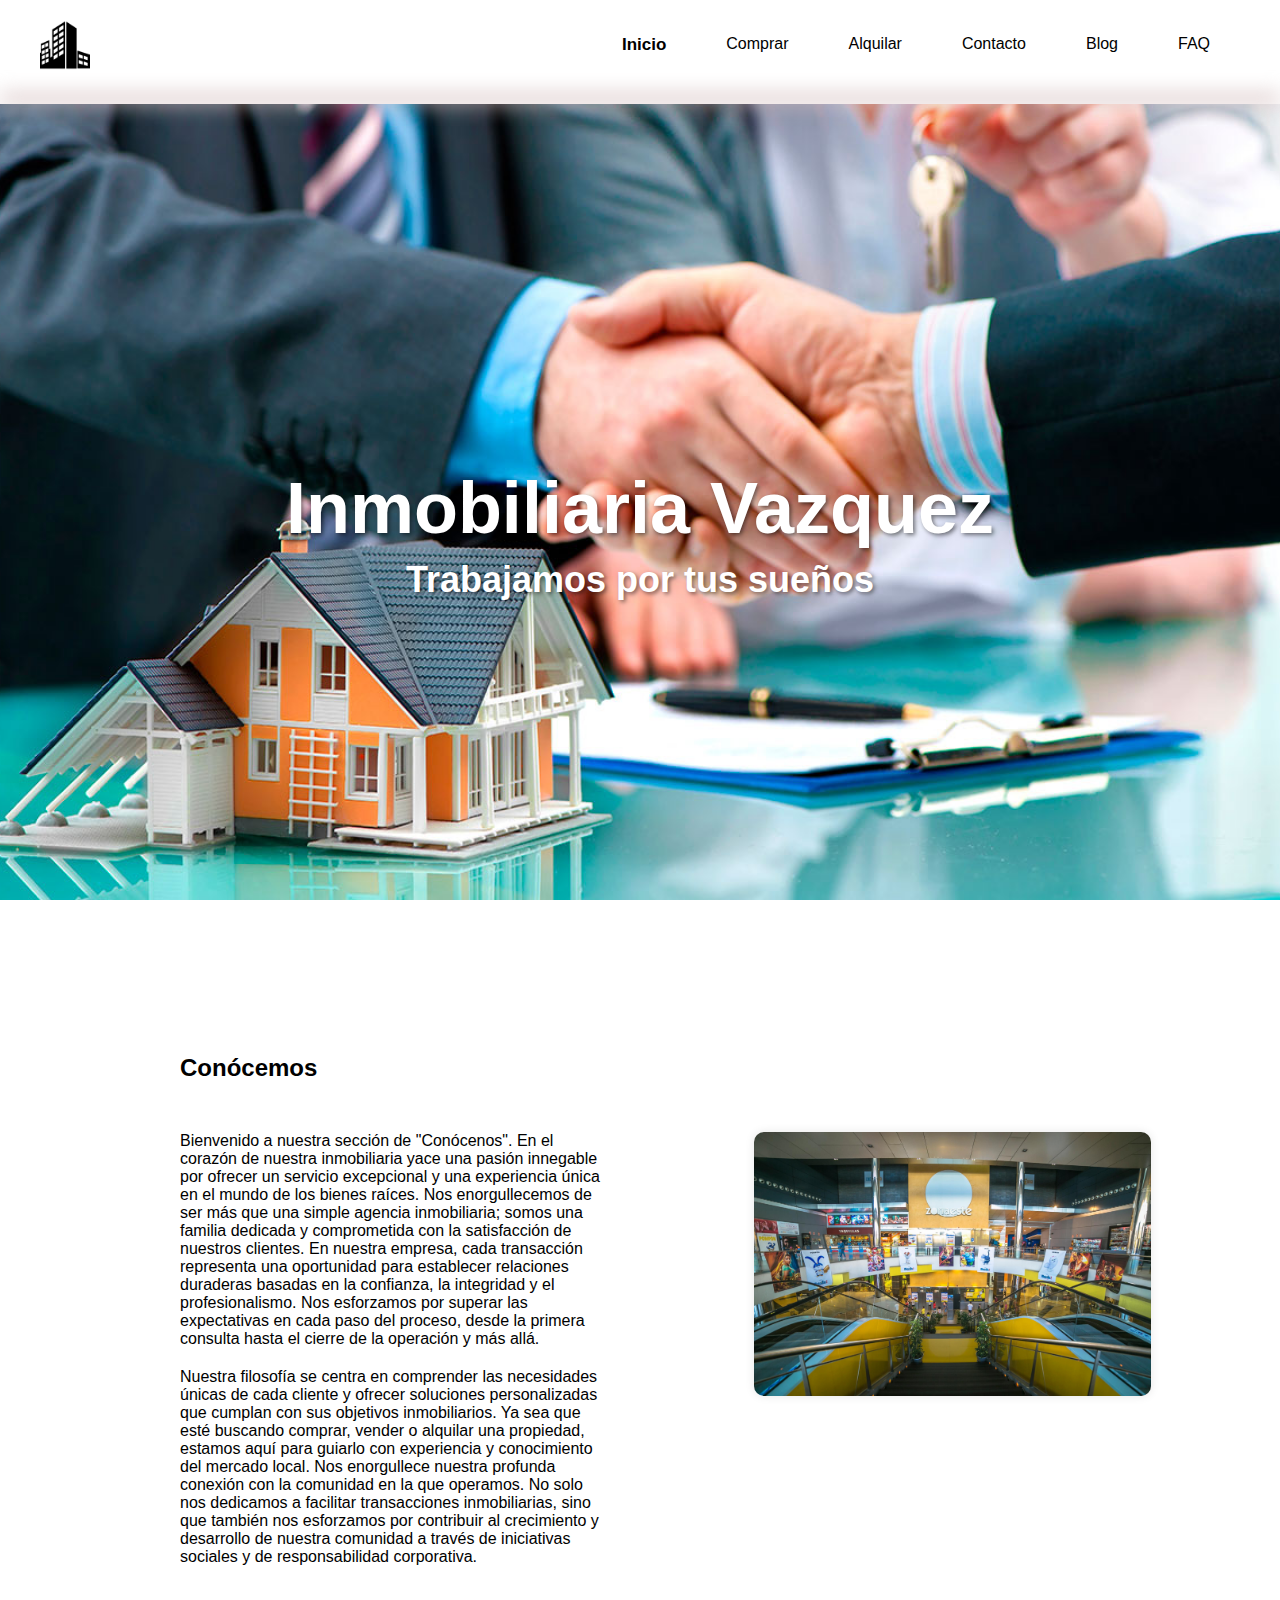
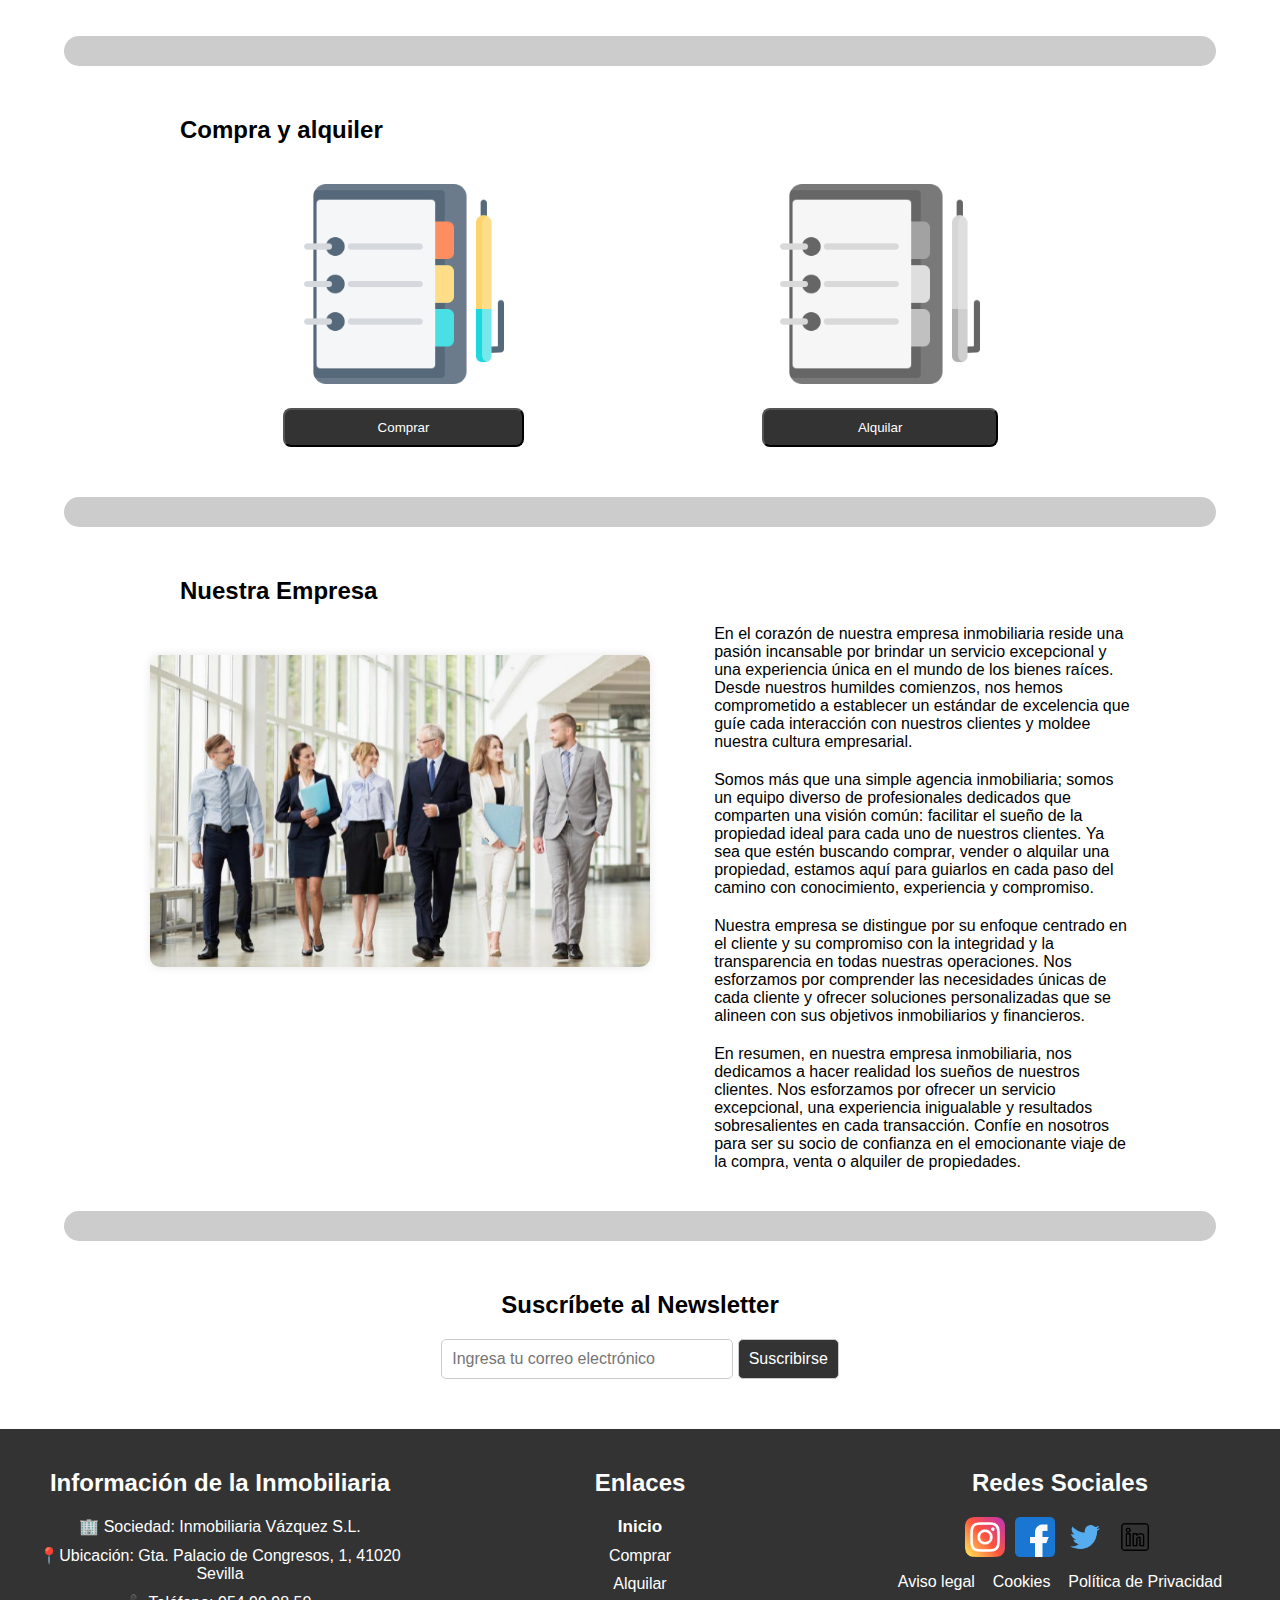
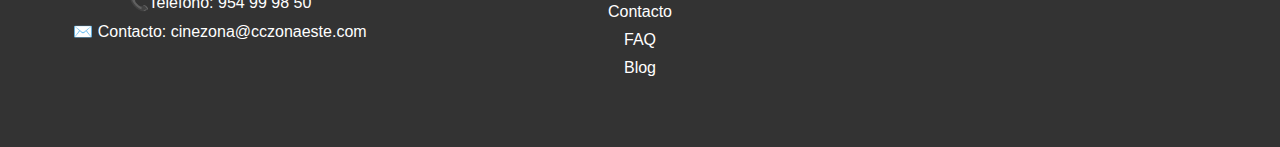
<file: Proyecto Tercer Trimestre/index.html>
<!DOCTYPE html>
<html lang="en">

<head>
    <meta charset="UTF-8">
    <meta name="viewport" content="width=device-width, initial-scale=1.0">
    <link rel="stylesheet" href="style.css">
    <link rel="icon" href="Imagenes/edificios.png" type="image/x-icon">
    <title>Index</title>
</head>

<body>
    <header>
        <nav>
            <div class="logo" id="logo">
                <a href="index.html"><img src="Imagenes/edificios.png" alt="Logo"></a>
            </div>
            <ul>
                <li><a href="index.html" class="index">Inicio</a></li>
                <li><a href="comprar1.html">Comprar</a></li>
                <li><a href="alquilar1.html">Alquilar</a></li>
                <li><a href="contacto.html">Contacto</a></li>
                <li><a href="blog.html">Blog</a></li>
                <li><a href="faq.html">FAQ</a></li>
            </ul>
        </nav>
        <div class="desenfoque"></div>
    </header>

    <section class="imagenPrincipal">
        <div class="contenidoImagenPrincipal">
            <h1>Inmobiliaria Vazquez</h1>
            <h2>Trabajamos por tus sueños</h2>
        </div>
    </section>

    <div class="titulo">
        <h2>Conócemos</h2>
    </div>

    <section class="conocenos">
        <div class="info">
            <p>Bienvenido a nuestra sección de "Conócenos". En el corazón de nuestra inmobiliaria yace una pasión
                innegable por ofrecer un servicio excepcional y una experiencia única en el mundo de los bienes raíces.
                Nos enorgullecemos de ser más que una simple agencia inmobiliaria; somos una familia dedicada y
                comprometida con la satisfacción de nuestros clientes.

                En nuestra empresa, cada transacción representa una oportunidad para establecer relaciones duraderas
                basadas en la confianza, la integridad y el profesionalismo. Nos esforzamos por superar las expectativas
                en cada paso del proceso, desde la primera consulta hasta el cierre de la operación y más allá.</p>
            <p>Nuestra filosofía se centra en comprender las necesidades únicas de cada cliente y ofrecer soluciones
                personalizadas que cumplan con sus objetivos inmobiliarios. Ya sea que esté buscando comprar, vender o
                alquilar una propiedad, estamos aquí para guiarlo con experiencia y conocimiento del mercado local.

                Nos enorgullece nuestra profunda conexión con la comunidad en la que operamos. No solo nos dedicamos a
                facilitar transacciones inmobiliarias, sino que también nos esforzamos por contribuir al crecimiento y
                desarrollo de nuestra comunidad a través de iniciativas sociales y de responsabilidad corporativa.</p>
        </div>
        <div class="imagenEmpresa">
            <img src="Imagenes/ZonaEste.jpg" alt="Imagen de la empresa">
        </div>
    </section>

    <div class="separator"></div>

    <div class="titulo">
        <h2>Compra y alquiler</h2>
    </div>

    <section class="comprarAlquilar">
        <div class="comprar" id="comprar">
            <img src="Imagenes/cuaderno.png" alt="Imagen de comprar">
            <a href="comprar1.html"><button>Comprar</button></a>
        </div>
        <div class="alquilar">
            <img src="Imagenes/cuaderno.png" alt="Imagen de alquilar">
            <a href="alquilar1.html"><button>Alquilar</button></a>
        </div>
    </section>

    <div class="separator"></div>

    <div class="titulo">
        <h2>Nuestra Empresa</h2>
    </div>

    <section class="nuestraEmpresa">
        <div class="imagenEmpleados">
            <img src="Imagenes/Empresaurios.jpg" alt="Imagen de la empresa">
        </div>
        <div class="nuestraEmpresaTexto">
            <p>En el corazón de nuestra empresa inmobiliaria reside una pasión incansable por brindar un servicio
                excepcional y una experiencia única en el mundo de los bienes raíces. Desde nuestros humildes comienzos,
                nos hemos comprometido a establecer un estándar de excelencia que guíe cada interacción con nuestros
                clientes y moldee nuestra cultura empresarial.</p>
            <p>Somos más que una simple agencia inmobiliaria; somos un equipo diverso de profesionales dedicados que
                comparten una visión común: facilitar el sueño de la propiedad ideal para cada uno de nuestros clientes.
                Ya sea que estén buscando comprar, vender o alquilar una propiedad, estamos aquí para guiarlos en cada
                paso del camino con conocimiento, experiencia y compromiso.</p>
            <p>Nuestra empresa se distingue por su enfoque centrado en el cliente y su compromiso con la integridad y la
                transparencia en todas nuestras operaciones. Nos esforzamos por comprender las necesidades únicas de
                cada cliente y ofrecer soluciones personalizadas que se alineen con sus objetivos inmobiliarios y
                financieros.</p>
            <p>En resumen, en nuestra empresa inmobiliaria, nos dedicamos a hacer realidad los sueños de nuestros
                clientes. Nos esforzamos por ofrecer un servicio excepcional, una experiencia inigualable y resultados
                sobresalientes en cada transacción. Confíe en nosotros para ser su socio de confianza en el emocionante
                viaje de la compra, venta o alquiler de propiedades.</p>
    </section>

    <div class="separator"></div>

    <section class="newsletter">
        <div class="container">
            <h2>Suscríbete al Newsletter</h2>
            <form class="newsletterForm">
                <input type="email" placeholder="Ingresa tu correo electrónico" class="newsletterInput">
                <button type="button" onclick="alert('Suscripción correcta');" class="newsletterButton">Suscribirse</button>
            </form>
        </div>
    </section>

    <footer class="footer">
        <div class="footerSeccion">
            <h3>Información de la Inmobiliaria</h3>
            <p>🏢 Sociedad: Inmobiliaria Vázquez S.L.</p>
            <p>📍Ubicación: Gta. Palacio de Congresos, 1, 41020 Sevilla</p>
            <p>📞Teléfono: 954 99 98 50</p>
            <p>✉️ Contacto: cinezona@cczonaeste.com</p>
        </div>

        <div class="footerSeccion">
            <h3>Enlaces</h3>
            <ul>
                <li><a href="index.html" class="index">Inicio</a></li>
                <li><a href="comprar1.html">Comprar</a></li>
                <li><a href="alquilar1.html">Alquilar</a></li>
                <li><a href="contacto.html">Contacto</a></li>
                <li><a href="faq.html">FAQ</a></li>
                <li><a href="blog.html">Blog</a></li>
            </ul>
        </div>

        <div class="footerSeccion">
            <h3>Redes Sociales</h3>
            <ul class="footerIconos">
                <li><a href="notfound.html"><img src="Imagenes/Instagram.png" alt="Instagram"></a></li>
                <li><a href="notfound.html"><img src="Imagenes/Facebook.png" alt="Facebook"></a></li>
                <li><a href="notfound.html"><img src="Imagenes/X.png" alt="Twitter"></a></li>
                <li><a href="notfound.html"><img src="Imagenes/social.png" alt="LinkedIn"></a></li>
            </ul>
            <a href="contacto.html#avisolegal">Aviso legal &nbsp;&nbsp;</a>
            <a href="contacto.html#cookies">Cookies &nbsp;&nbsp;</a>
            <a href="contacto.html#política">Política de Privacidad</a>
        </div>
    </footer>
</body>
</html>
</file>
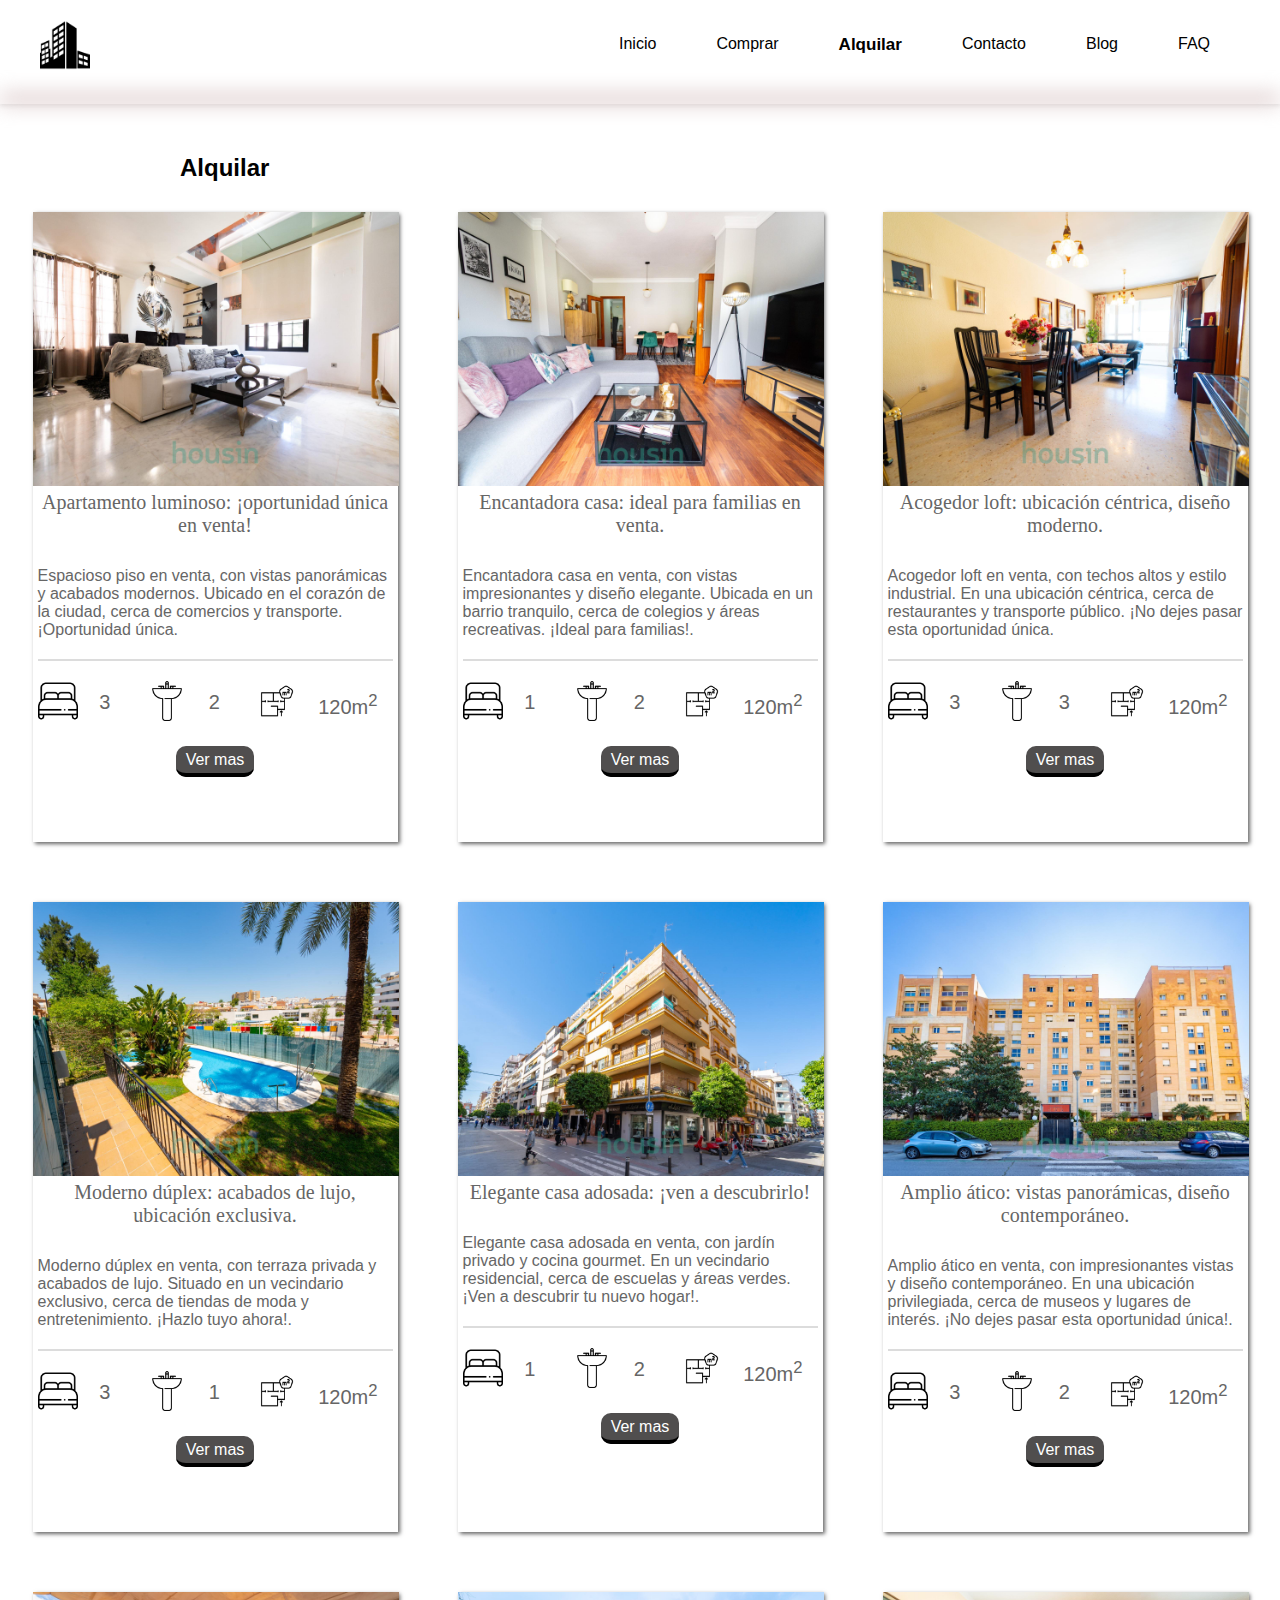
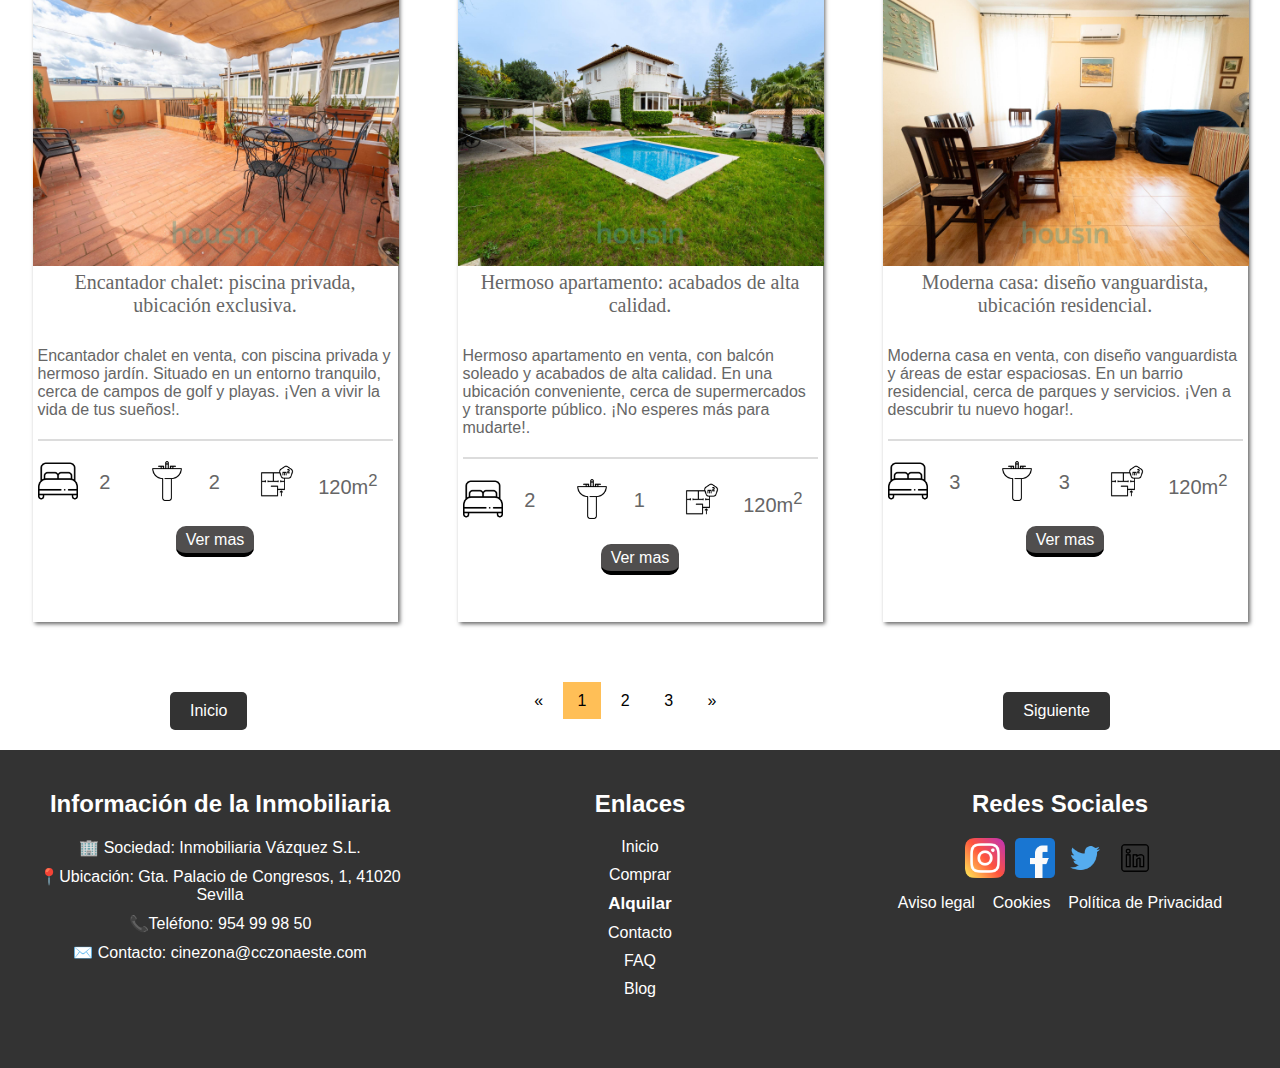
<file: Proyecto Tercer Trimestre/alquilar1.html>
<!DOCTYPE html>
<html lang="en">

<head>
    <meta charset="UTF-8">
    <meta name="viewport" content="width=device-width, initial-scale=1.0">
    <link rel="stylesheet" href="style.css">
    <link rel="icon" href="Imagenes/edificios.png" type="image/x-icon">
    <title>Alquilar 1/3</title>
</head>

<body>
    <header>
        <nav>
            <div class="logo" id="logo">
                <a href="index.html"><img src="Imagenes/edificios.png" alt="Logo"></a>
            </div>
            <ul>
                <li><a href="index.html">Inicio</a></li>
                <li><a href="comprar1.html">Comprar</a></li>
                <li><a href="alquilar1.html" class="index">Alquilar</a></li>
                <li><a href="contacto.html">Contacto</a></li>
                <li><a href="blog.html">Blog</a></li>
                <li><a href="faq.html">FAQ</a></li>
            </ul>
        </nav>
        <div class="desenfoque"></div>
    </header>

    <div class="titulo">
        <h2>Alquilar</h2>
    </div>

    <div class="alineador">

        <div class="tarjeta">
            <div class="imagentarjeta">
                <img src="Imagenes/DetalleCasa1.jpg" alt="Figura de Harry Potter con escoba">
            </div>
            <div class="datos">
                <div class="descripcion">
                    <p class="tituloTarjeta">Apartamento luminoso: ¡oportunidad única en venta!</p>
                    <p>Espacioso piso en venta, con vistas panorámicas y acabados modernos. Ubicado en el corazón de la
                        ciudad, cerca de comercios y transporte. ¡Oportunidad única.
                    </p>
                    <hr class="rayaTarjeta">
                </div>

                <div class="iconos">
                    <img src="Imagenes/cama-matrimonial.png" alt="tamaño">
                    <p>3</p>
                    <img src="Imagenes/lavabo.png" alt="cantidad">
                    <p>2</p>
                    <img src="Imagenes/bosquejo.png" alt="precio">
                    <p>120m<sup>2</sup></p>
                </div>
                <div class="btn">
                    <a href="detallealquilar.html" class="boton">Ver mas</a>
                </div>
            </div>
        </div>


        <div class="tarjeta">
            <div class="imagentarjeta">
                <img src="Imagenes/Casa1.png" alt="Figura de Harry Potter con escoba">
            </div>
            <div class="datos">
                <div class="descripcion">
                    <p class="tituloTarjeta">Encantadora casa: ideal para familias en venta.</p>
                    <p>Encantadora casa en venta, con vistas impresionantes y diseño elegante. Ubicada en un barrio
                        tranquilo, cerca de colegios y áreas recreativas. ¡Ideal para familias!.
                    </p>
                    <hr class="rayaTarjeta">
                </div>

                <div class="iconos">
                    <img src="Imagenes/cama-matrimonial.png" alt="tamaño">
                    <p>1</p>
                    <img src="Imagenes/lavabo.png" alt="cantidad">
                    <p>2</p>
                    <img src="Imagenes/bosquejo.png" alt="precio">
                    <p>120m<sup>2</sup></p>
                </div>
                <div class="btn">
                    <a href="notfound.html" class="boton">Ver mas</a>
                </div>
            </div>
        </div>

        <div class="tarjeta">
            <div class="imagentarjeta">
                <img src="Imagenes/Casa3.jpg" alt="Figura de Harry Potter con escoba">
            </div>
            <div class="datos">
                <div class="descripcion">
                    <p class="tituloTarjeta">Acogedor loft: ubicación céntrica, diseño moderno.</p>
                    <p>Acogedor loft en venta, con techos altos y estilo industrial. En una ubicación céntrica, cerca de
                        restaurantes y transporte público. ¡No dejes pasar esta oportunidad única.
                    </p>
                    <hr class="rayaTarjeta">
                </div>

                <div class="iconos">
                    <img src="Imagenes/cama-matrimonial.png" alt="tamaño">
                    <p>3</p>
                    <img src="Imagenes/lavabo.png" alt="cantidad">
                    <p>3</p>
                    <img src="Imagenes/bosquejo.png" alt="precio">
                    <p>120m<sup>2</sup></p>
                </div>
                <div class="btn">
                    <a href="notfound.html" class="boton">Ver mas</a>
                </div>
            </div>
        </div>
    </div>

    <div class="alineador">

        <div class="tarjeta">
            <div class="imagentarjeta">
                <img src="Imagenes/Casa4.jpg" alt="Figura de Harry Potter con escoba">
            </div>
            <div class="datos">
                <div class="descripcion">
                    <p class="tituloTarjeta">Moderno dúplex: acabados de lujo, ubicación exclusiva.</p>
                    <p>Moderno dúplex en venta, con terraza privada y acabados de lujo. Situado en un vecindario
                        exclusivo, cerca de tiendas de moda y entretenimiento. ¡Hazlo tuyo ahora!.
                    </p>
                    <hr class="rayaTarjeta">
                </div>

                <div class="iconos">
                    <img src="Imagenes/cama-matrimonial.png" alt="tamaño">
                    <p>3</p>
                    <img src="Imagenes/lavabo.png" alt="cantidad">
                    <p>1</p>
                    <img src="Imagenes/bosquejo.png" alt="precio">
                    <p>120m<sup>2</sup></p>
                </div>
                <div class="btn">
                    <a href="notfound.html" class="boton">Ver mas</a>
                </div>
            </div>
        </div>


        <div class="tarjeta">
            <div class="imagentarjeta">
                <img src="Imagenes/Casa5.jpg" alt="Figura de Harry Potter con escoba">
            </div>
            <div class="datos">
                <div class="descripcion">
                    <p class="tituloTarjeta">Elegante casa adosada: ¡ven a descubrirlo!</p>
                    <p>Elegante casa adosada en venta, con jardín privado y cocina gourmet. En un vecindario
                        residencial, cerca de escuelas y áreas verdes. ¡Ven a descubrir tu nuevo hogar!.
                    </p>
                    <hr class="rayaTarjeta">
                </div>

                <div class="iconos">
                    <img src="Imagenes/cama-matrimonial.png" alt="tamaño">
                    <p>1</p>
                    <img src="Imagenes/lavabo.png" alt="cantidad">
                    <p>2</p>
                    <img src="Imagenes/bosquejo.png" alt="precio">
                    <p>120m<sup>2</sup></p>
                </div>
                <div class="btn">
                    <a href="notfound.html" class="boton">Ver mas</a>
                </div>
            </div>
        </div>

        <div class="tarjeta">
            <div class="imagentarjeta">
                <img src="Imagenes/Casa6.jpg" alt="Figura de Harry Potter con escoba">
            </div>
            <div class="datos">
                <div class="descripcion">
                    <p class="tituloTarjeta">Amplio ático: vistas panorámicas, diseño contemporáneo.</p>
                    <p>Amplio ático en venta, con impresionantes vistas y diseño contemporáneo. En una ubicación
                        privilegiada, cerca de museos y lugares de interés. ¡No dejes pasar esta oportunidad única!.
                    </p>
                    <hr class="rayaTarjeta">
                </div>

                <div class="iconos">
                    <img src="Imagenes/cama-matrimonial.png" alt="tamaño">
                    <p>3</p>
                    <img src="Imagenes/lavabo.png" alt="cantidad">
                    <p>2</p>
                    <img src="Imagenes/bosquejo.png" alt="precio">
                    <p>120m<sup>2</sup></p>
                </div>
                <div class="btn">
                    <a href="notfound.html" class="boton">Ver mas</a>
                </div>
            </div>
        </div>
    </div>

    <div class="alineador">
        <div class="tarjeta">
            <div class="imagentarjeta">
                <img src="Imagenes/Casa7.jpg" alt="Figura de Harry Potter con escoba">
            </div>
            <div class="datos">
                <div class="descripcion">
                    <p class="tituloTarjeta">Encantador chalet: piscina privada, ubicación exclusiva.</p>
                    <p>Encantador chalet en venta, con piscina privada y hermoso jardín. Situado en un entorno
                        tranquilo, cerca de campos de golf y playas. ¡Ven a vivir la vida de tus sueños!.
                    </p>
                    <hr class="rayaTarjeta">
                </div>

                <div class="iconos">
                    <img src="Imagenes/cama-matrimonial.png" alt="tamaño">
                    <p>2</p>
                    <img src="Imagenes/lavabo.png" alt="cantidad">
                    <p>2</p>
                    <img src="Imagenes/bosquejo.png" alt="precio">
                    <p>120m<sup>2</sup></p>
                </div>
                <div class="btn">
                    <a href="notfound.html" class="boton">Ver mas</a>
                </div>
            </div>
        </div>

        <div class="tarjeta">
            <div class="imagentarjeta">
                <img src="Imagenes/Casa8.jpg" alt="Figura de Harry Potter con escoba">
            </div>
            <div class="datos">
                <div class="descripcion">
                    <p class="tituloTarjeta">Hermoso apartamento: acabados de alta calidad.</p>
                    <p>Hermoso apartamento en venta, con balcón soleado y acabados de alta calidad. En una ubicación
                        conveniente, cerca de supermercados y transporte público. ¡No esperes más para mudarte!.
                    </p>
                    <hr class="rayaTarjeta">
                </div>

                <div class="iconos">
                    <img src="Imagenes/cama-matrimonial.png" alt="tamaño">
                    <p>2</p>
                    <img src="Imagenes/lavabo.png" alt="cantidad">
                    <p>1</p>
                    <img src="Imagenes/bosquejo.png" alt="precio">
                    <p>120m<sup>2</sup></p>
                </div>
                <div class="btn">
                    <a href="notfound.html" class="boton">Ver mas</a>
                </div>
            </div>
        </div>

        <div class="tarjeta">
            <div class="imagentarjeta">
                <img src="Imagenes/Casa9.jpg" alt="Figura de Harry Potter con escoba">
            </div>
            <div class="datos">
                <div class="descripcion">
                    <p class="tituloTarjeta">Moderna casa: diseño vanguardista, ubicación residencial.</p>
                    <p>Moderna casa en venta, con diseño vanguardista y áreas de estar espaciosas. En un barrio
                        residencial, cerca de parques y servicios. ¡Ven a descubrir tu nuevo hogar!.
                    </p>
                    <hr class="rayaTarjeta">
                </div>

                <div class="iconos">
                    <img src="Imagenes/cama-matrimonial.png" alt="tamaño">
                    <p>3</p>
                    <img src="Imagenes/lavabo.png" alt="cantidad">
                    <p>3</p>
                    <img src="Imagenes/bosquejo.png" alt="precio">
                    <p>120m<sup>2</sup></p>
                </div>
                <div class="btn">
                    <a href="notfound.html" class="boton">Ver mas</a>
                </div>
            </div>
        </div>
    </div>

    <div class="pagina">
        <a href="index.html" class="anterior">Inicio</a>
        <ul class="paginacion">
            <li><a href="notfound.html">«</a></li>
            <li><a href="alquilar1.html" class="active">1</a></li>
            <li><a href="alquilar2.html">2</a></li>
            <li><a href="alquilar3.html">3</a></li>
            <li><a href="alquilar2.html">»</a></li>
        </ul>
        <a href="alquilar2.html" class="siguiente">Siguiente</a>
    </div>


    <footer class="footer">
        <div class="footerSeccion">
            <h3>Información de la Inmobiliaria</h3>
            <p>🏢 Sociedad: Inmobiliaria Vázquez S.L.</p>
            <p>📍Ubicación: Gta. Palacio de Congresos, 1, 41020 Sevilla</p>
            <p>📞Teléfono: 954 99 98 50</p>
            <p>✉️ Contacto: cinezona@cczonaeste.com</p>
        </div>

        <div class="footerSeccion">
            <h3>Enlaces</h3>
            <ul>
                <li><a href="index.html">Inicio</a></li>
                <li><a href="comprar1.html">Comprar</a></li>
                <li><a href="alquilar1.html" class="index">Alquilar</a></li>
                <li><a href="contacto.html">Contacto</a></li>
                <li><a href="faq.html">FAQ</a></li>
                <li><a href="blog.html">Blog</a></li>
            </ul>
        </div>

        <div class="footerSeccion">
            <h3>Redes Sociales</h3>
            <ul class="footerIconos">
                <li><a href="notfound.html"><img src="Imagenes/Instagram.png" alt="Instagram"></a></li>
                <li><a href="notfound.html"><img src="Imagenes/Facebook.png" alt="Facebook"></a></li>
                <li><a href="notfound.html"><img src="Imagenes/X.png" alt="Twitter"></a></li>
                <li><a href="notfound.html"><img src="Imagenes/social.png" alt="LinkedIn"></a></li>
            </ul>
            <a href="contacto.html#avisolegal">Aviso legal &nbsp;&nbsp;</a>
            <a href="contacto.html#cookies">Cookies &nbsp;&nbsp;</a>
            <a href="contacto.html#política">Política de Privacidad</a>
        </div>
    </footer>

</body>

</html>
</file>
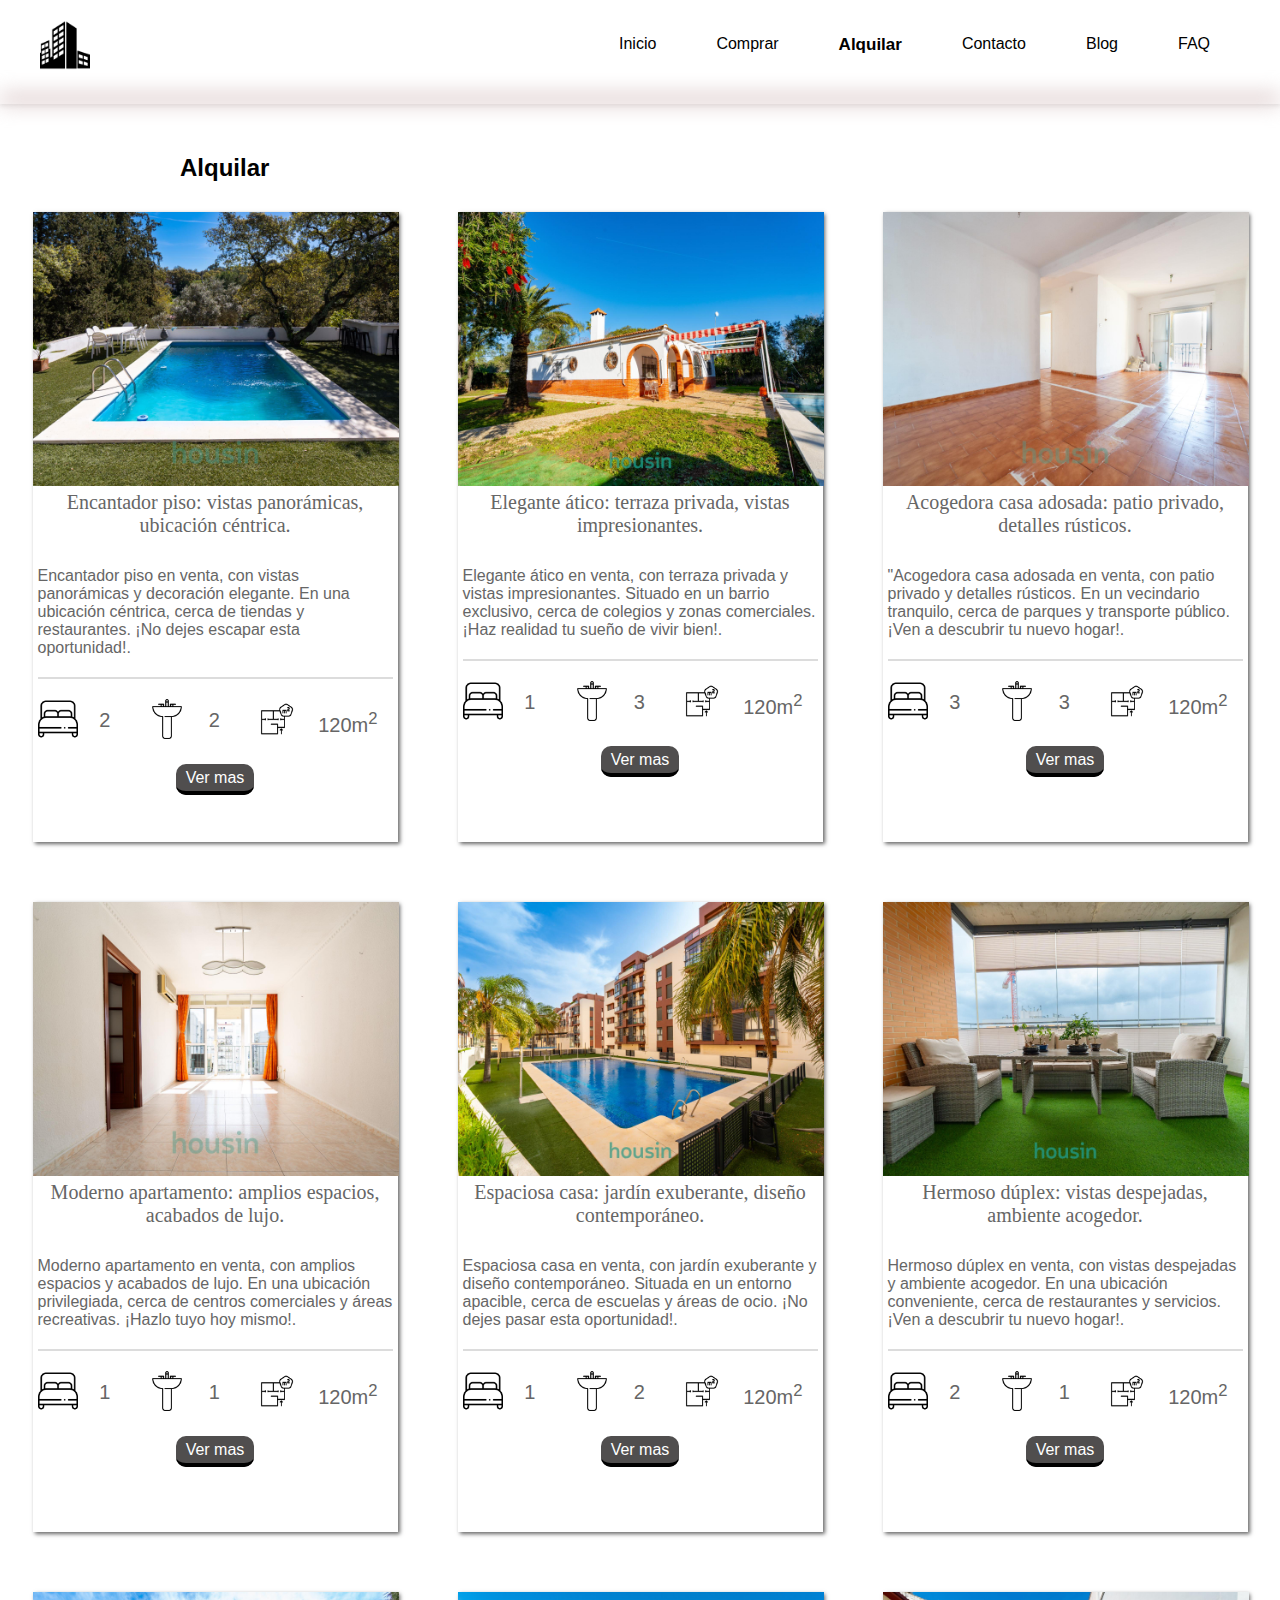
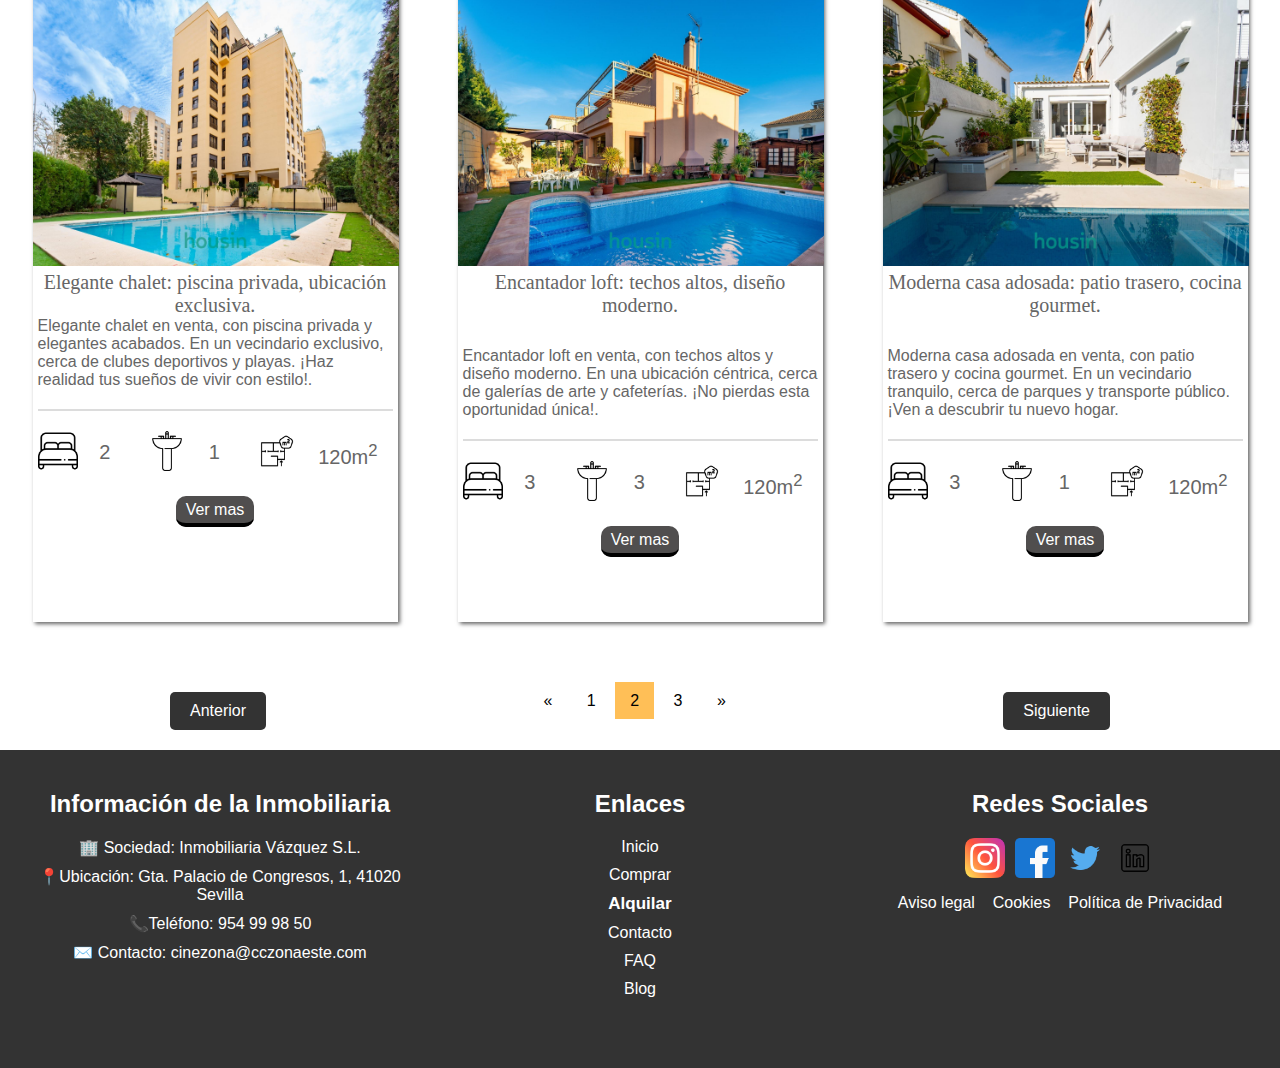
<file: Proyecto Tercer Trimestre/alquilar2.html>
<!DOCTYPE html>
<html lang="en">

<head>
    <meta charset="UTF-8">
    <meta name="viewport" content="width=device-width, initial-scale=1.0">
    <link rel="stylesheet" href="style.css">
    <link rel="icon" href="Imagenes/edificios.png" type="image/x-icon">
    <title>Alquilar 2/3</title>
</head>

<body>
    <header>
        <nav>
            <div class="logo" id="logo">
                <a href="index.html"><img src="Imagenes/edificios.png" alt="Logo"></a>
            </div>
            <ul>
                <li><a href="index.html">Inicio</a></li>
                <li><a href="comprar1.html">Comprar</a></li>
                <li><a href="alquilar1.html" class="index">Alquilar</a></li>
                <li><a href="contacto.html">Contacto</a></li>
                <li><a href="blog.html">Blog</a></li>
                <li><a href="faq.html">FAQ</a></li>
            </ul>
        </nav>
        <div class="desenfoque"></div>
    </header>

    <div class="titulo">
        <h2>Alquilar</h2>
    </div>

    <div class="alineador">

        <div class="tarjeta">
            <div class="imagentarjeta">
                <img src="Imagenes/Casa10.jpg" alt="Figura de Harry Potter con escoba">
            </div>
            <div class="datos">
                <div class="descripcion">
                    <p class="tituloTarjeta">Encantador piso: vistas panorámicas, ubicación céntrica.</p>
                    <p>Encantador piso en venta, con vistas panorámicas y decoración elegante. En una ubicación
                        céntrica, cerca de tiendas y restaurantes. ¡No dejes escapar esta oportunidad!.
                    </p>
                    <hr class="rayaTarjeta">
                </div>

                <div class="iconos">
                    <img src="Imagenes/cama-matrimonial.png" alt="tamaño">
                    <p>2</p>
                    <img src="Imagenes/lavabo.png" alt="cantidad">
                    <p>2</p>
                    <img src="Imagenes/bosquejo.png" alt="precio">
                    <p>120m<sup>2</sup></p>
                </div>
                <div class="btn">
                    <a href="notfound.html" class="boton">Ver mas</a>
                </div>
            </div>
        </div>


        <div class="tarjeta">
            <div class="imagentarjeta">
                <img src="Imagenes/Casa11.jpg" alt="Figura de Harry Potter con escoba">
            </div>
            <div class="datos">
                <div class="descripcion">
                    <p class="tituloTarjeta">Elegante ático: terraza privada, vistas impresionantes.</p>
                    <p>Elegante ático en venta, con terraza privada y vistas impresionantes. Situado en un barrio
                        exclusivo, cerca de colegios y zonas comerciales. ¡Haz realidad tu sueño de vivir bien!.
                    </p>
                    <hr class="rayaTarjeta">
                </div>

                <div class="iconos">
                    <img src="Imagenes/cama-matrimonial.png" alt="tamaño">
                    <p>1</p>
                    <img src="Imagenes/lavabo.png" alt="cantidad">
                    <p>3</p>
                    <img src="Imagenes/bosquejo.png" alt="precio">
                    <p>120m<sup>2</sup></p>
                </div>
                <div class="btn">
                    <a href="notfound.html" class="boton">Ver mas</a>
                </div>
            </div>
        </div>

        <div class="tarjeta">
            <div class="imagentarjeta">
                <img src="Imagenes/Casa12.jpg" alt="Figura de Harry Potter con escoba">
            </div>
            <div class="datos">
                <div class="descripcion">
                    <p class="tituloTarjeta">Acogedora casa adosada: patio privado, detalles rústicos.</p>
                    <p>"Acogedora casa adosada en venta, con patio privado y detalles rústicos. En un vecindario
                        tranquilo, cerca de parques y transporte público. ¡Ven a descubrir tu nuevo hogar!.
                    </p>
                    <hr class="rayaTarjeta">
                </div>

                <div class="iconos">
                    <img src="Imagenes/cama-matrimonial.png" alt="tamaño">
                    <p>3</p>
                    <img src="Imagenes/lavabo.png" alt="cantidad">
                    <p>3</p>
                    <img src="Imagenes/bosquejo.png" alt="precio">
                    <p>120m<sup>2</sup></p>
                </div>
                <div class="btn">
                    <a href="notfound.html" class="boton">Ver mas</a>
                </div>
            </div>
        </div>
    </div>

    <div class="alineador">

        <div class="tarjeta">
            <div class="imagentarjeta">
                <img src="Imagenes/Casa13.jpg" alt="Figura de Harry Potter con escoba">
            </div>
            <div class="datos">
                <div class="descripcion">
                    <p class="tituloTarjeta">Moderno apartamento: amplios espacios, acabados de lujo.</p>
                    <p>Moderno apartamento en venta, con amplios espacios y acabados de lujo. En una ubicación
                        privilegiada, cerca de centros comerciales y áreas recreativas. ¡Hazlo tuyo hoy mismo!.
                    </p>
                    <hr class="rayaTarjeta">
                </div>

                <div class="iconos">
                    <img src="Imagenes/cama-matrimonial.png" alt="tamaño">
                    <p>1</p>
                    <img src="Imagenes/lavabo.png" alt="cantidad">
                    <p>1</p>
                    <img src="Imagenes/bosquejo.png" alt="precio">
                    <p>120m<sup>2</sup></p>
                </div>
                <div class="btn">
                    <a href="notfound.html" class="boton">Ver mas</a>
                </div>
            </div>
        </div>


        <div class="tarjeta">
            <div class="imagentarjeta">
                <img src="Imagenes/Casa14.jpg" Figura de Harry Potter con escoba">
            </div>
            <div class="datos">
                <div class="descripcion">
                    <p class="tituloTarjeta">Espaciosa casa: jardín exuberante, diseño contemporáneo.</p>
                    <p>Espaciosa casa en venta, con jardín exuberante y diseño contemporáneo. Situada en un entorno
                        apacible, cerca de escuelas y áreas de ocio. ¡No dejes pasar esta oportunidad!.
                    </p>
                    <hr class="rayaTarjeta">
                </div>

                <div class="iconos">
                    <img src="Imagenes/cama-matrimonial.png" alt="tamaño">
                    <p>1</p>
                    <img src="Imagenes/lavabo.png" alt="cantidad">
                    <p>2</p>
                    <img src="Imagenes/bosquejo.png" alt="precio">
                    <p>120m<sup>2</sup></p>
                </div>
                <div class="btn">
                    <a href="notfound.html" class="boton">Ver mas</a>
                </div>
            </div>
        </div>

        <div class="tarjeta">
            <div class="imagentarjeta">
                <img src="Imagenes/Casa15.jpg" alt="Figura de Harry Potter con escoba">
            </div>
            <div class="datos">
                <div class="descripcion">
                    <p class="tituloTarjeta">Hermoso dúplex: vistas despejadas, ambiente acogedor.</p>
                    <p>Hermoso dúplex en venta, con vistas despejadas y ambiente acogedor. En una ubicación conveniente,
                        cerca de restaurantes y servicios. ¡Ven a descubrir tu nuevo hogar!.
                    </p>
                    <hr class="rayaTarjeta">
                </div>

                <div class="iconos">
                    <img src="Imagenes/cama-matrimonial.png" alt="tamaño">
                    <p>2</p>
                    <img src="Imagenes/lavabo.png" alt="cantidad">
                    <p>1</p>
                    <img src="Imagenes/bosquejo.png" alt="precio">
                    <p>120m<sup>2</sup></p>
                </div>
                <div class="btn">
                    <a href="notfound.html" class="boton">Ver mas</a>
                </div>
            </div>
        </div>
    </div>

    <div class="alineador">
        <div class="tarjeta">
            <div class="imagentarjeta">
                <img src="Imagenes/Casa16.jpg" alt="Figura de Harry Potter con escoba">
            </div>
            <div class="datos">
                <div class="descripcion">
                    <p class="titulo-tarjeta">Elegante chalet: piscina privada, ubicación exclusiva.</p>
                    <p>Elegante chalet en venta, con piscina privada y elegantes acabados. En un vecindario exclusivo,
                        cerca de clubes deportivos y playas. ¡Haz realidad tus sueños de vivir con estilo!.
                    </p>
                    <hr class="rayaTarjeta">
                </div>

                <div class="iconos">
                    <img src="Imagenes/cama-matrimonial.png" alt="tamaño">
                    <p>2</p>
                    <img src="Imagenes/lavabo.png" alt="cantidad">
                    <p>1</p>
                    <img src="Imagenes/bosquejo.png" alt="precio">
                    <p>120m<sup>2</sup></p>
                </div>
                <div class="btn">
                    <a href="notfound.html" class="boton">Ver mas</a>
                </div>
            </div>
        </div>

        <div class="tarjeta">
            <div class="imagentarjeta">
                <img src="Imagenes/Casa17.jpg" alt="Figura de Harry Potter con escoba">
            </div>
            <div class="datos">
                <div class="descripcion">
                    <p class="tituloTarjeta">Encantador loft: techos altos, diseño moderno.</p>
                    <p>Encantador loft en venta, con techos altos y diseño moderno. En una ubicación céntrica, cerca de
                        galerías de arte y cafeterías. ¡No pierdas esta oportunidad única!.
                    </p>
                    <hr class="rayaTarjeta">
                </div>

                <div class="iconos">
                    <img src="Imagenes/cama-matrimonial.png" alt="tamaño">
                    <p>3</p>
                    <img src="Imagenes/lavabo.png" alt="cantidad">
                    <p>3</p>
                    <img src="Imagenes/bosquejo.png" alt="precio">
                    <p>120m<sup>2</sup></p>
                </div>
                <div class="btn">
                    <a href="notfound.html" class="boton">Ver mas</a>
                </div>
            </div>
        </div>

        <div class="tarjeta">
            <div class="imagentarjeta">
                <img src="Imagenes/Casa18.jpg" alt="Figura de Harry Potter con escoba">
            </div>
            <div class="datos">
                <div class="descripcion">
                    <p class="tituloTarjeta">Moderna casa adosada: patio trasero, cocina gourmet.</p>
                    <p>Moderna casa adosada en venta, con patio trasero y cocina gourmet. En un vecindario tranquilo,
                        cerca de parques y transporte público. ¡Ven a descubrir tu nuevo hogar.
                    </p>
                    <hr class="rayaTarjeta">
                </div>

                <div class="iconos">
                    <img src="Imagenes/cama-matrimonial.png" alt="tamaño">
                    <p>3</p>
                    <img src="Imagenes/lavabo.png" alt="cantidad">
                    <p>1</p>
                    <img src="Imagenes/bosquejo.png" alt="precio">
                    <p>120m<sup>2</sup></p>
                </div>
                <div class="btn">
                    <a href="notfound.html" class="boton">Ver mas</a>
                </div>
            </div>
        </div>
    </div>

    <div class="pagina">
        <a href="alquilar1.html" class="anterior">Anterior</a>
        <ul class="paginacion">
            <li><a href="alquilar1.html">«</a></li>
            <li><a href="alquilar1.html">1</a></li>
            <li><a href="alquilar2.html" class="active">2</a></li>
            <li><a href="alquilar3.html">3</a></li>
            <li><a href="alquilar3.html">»</a></li>
        </ul>
        <a href="alquilar3.html" class="siguiente">Siguiente</a>
    </div>


    <footer class="footer">
        <div class="footerSeccion">
            <h3>Información de la Inmobiliaria</h3>
            <p>🏢 Sociedad: Inmobiliaria Vázquez S.L.</p>
            <p>📍Ubicación: Gta. Palacio de Congresos, 1, 41020 Sevilla</p>
            <p>📞Teléfono: 954 99 98 50</p>
            <p>✉️ Contacto: cinezona@cczonaeste.com</p>
        </div>

        <div class="footerSeccion">
            <h3>Enlaces</h3>
            <ul>
                <li><a href="index.html">Inicio</a></li>
                <li><a href="comprar1.html">Comprar</a></li>
                <li><a href="alquilar1.html" class="index">Alquilar</a></li>
                <li><a href="contacto.html">Contacto</a></li>
                <li><a href="faq.html">FAQ</a></li>
                <li><a href="blog.html">Blog</a></li>
            </ul>
        </div>

        <div class="footerSeccion">
            <h3>Redes Sociales</h3>
            <ul class="footerIconos">
                <li><a href="notfound.html"><img src="Imagenes/Instagram.png" alt="Instagram"></a></li>
                <li><a href="notfound.html"><img src="Imagenes/Facebook.png" alt="Facebook"></a></li>
                <li><a href="notfound.html"><img src="Imagenes/X.png" alt="Twitter"></a></li>
                <li><a href="notfound.html"><img src="Imagenes/social.png" alt="LinkedIn"></a></li>
            </ul>
            <a href="contacto.html#avisolegal">Aviso legal &nbsp;&nbsp;</a>
            <a href="contacto.html#cookies">Cookies &nbsp;&nbsp;</a>
            <a href="contacto.html#política">Política de Privacidad</a>
        </div>
    </footer>

</body>

</html>
</file>
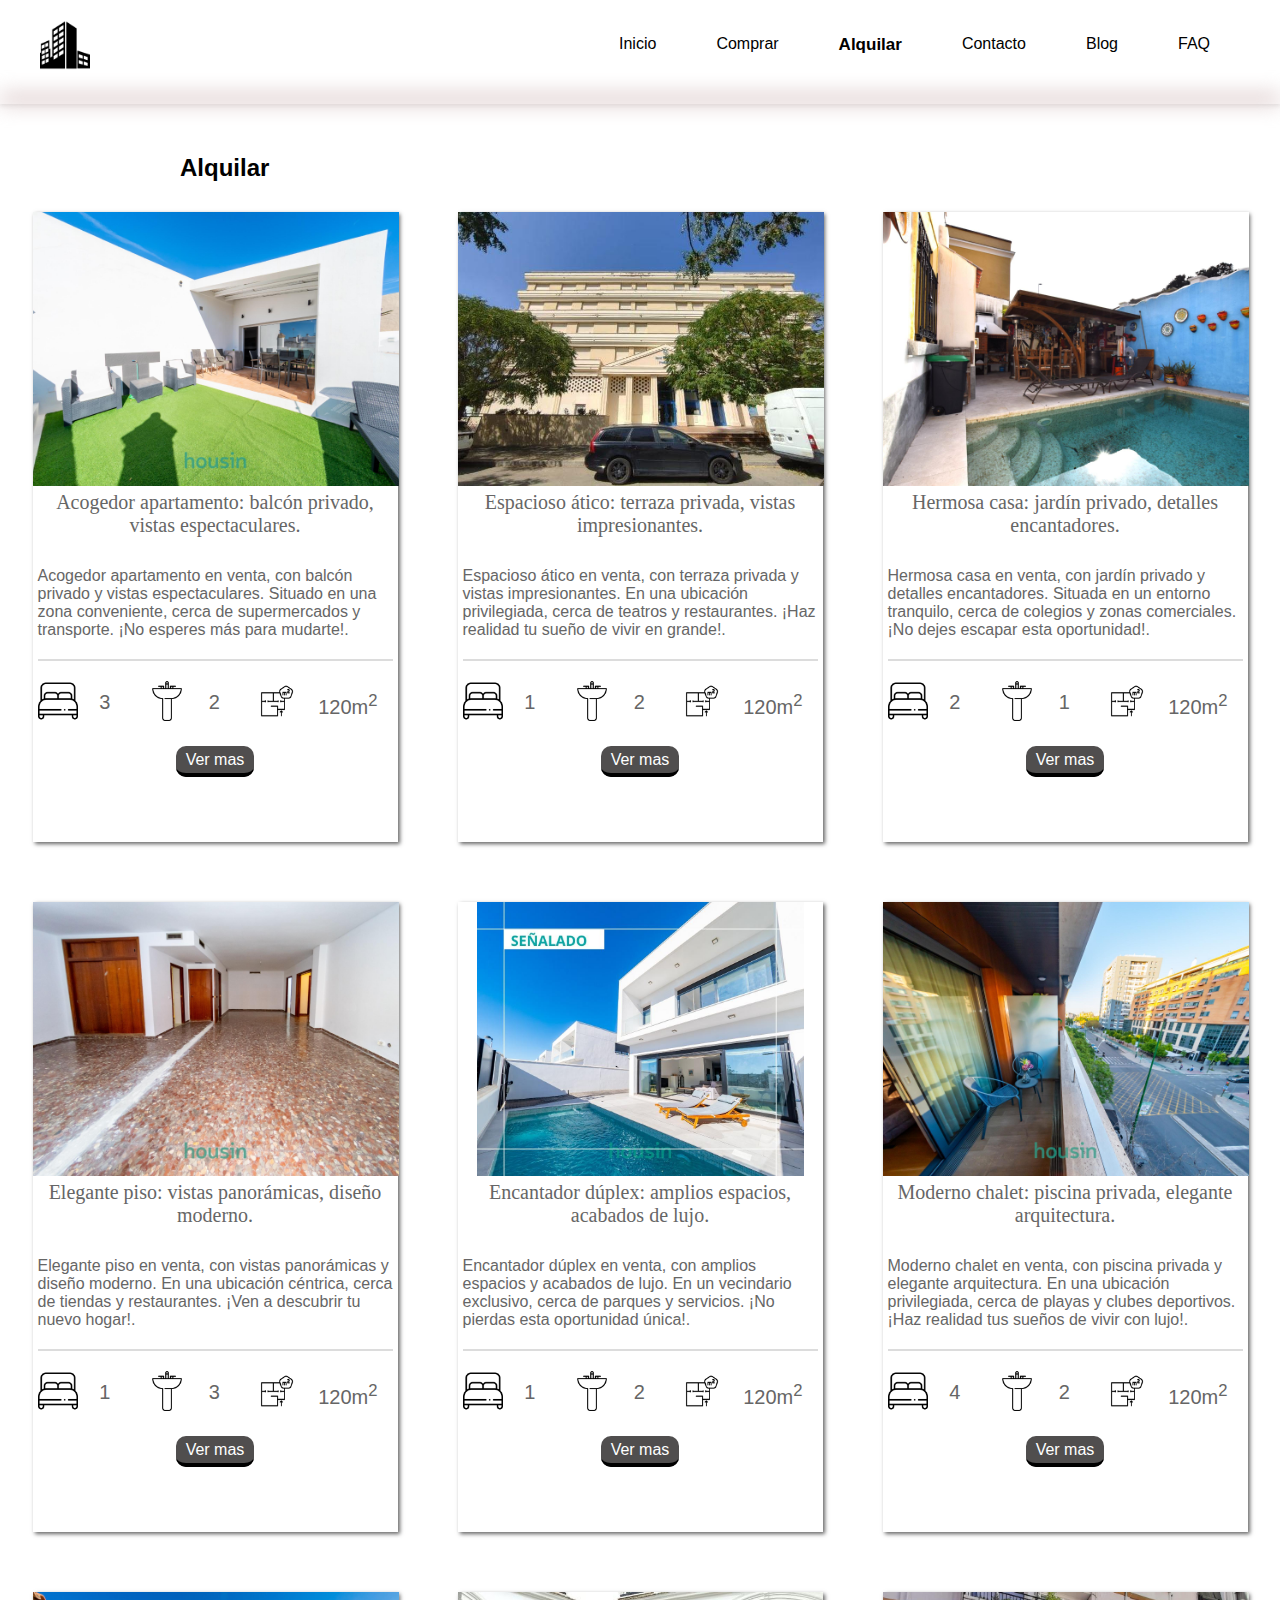
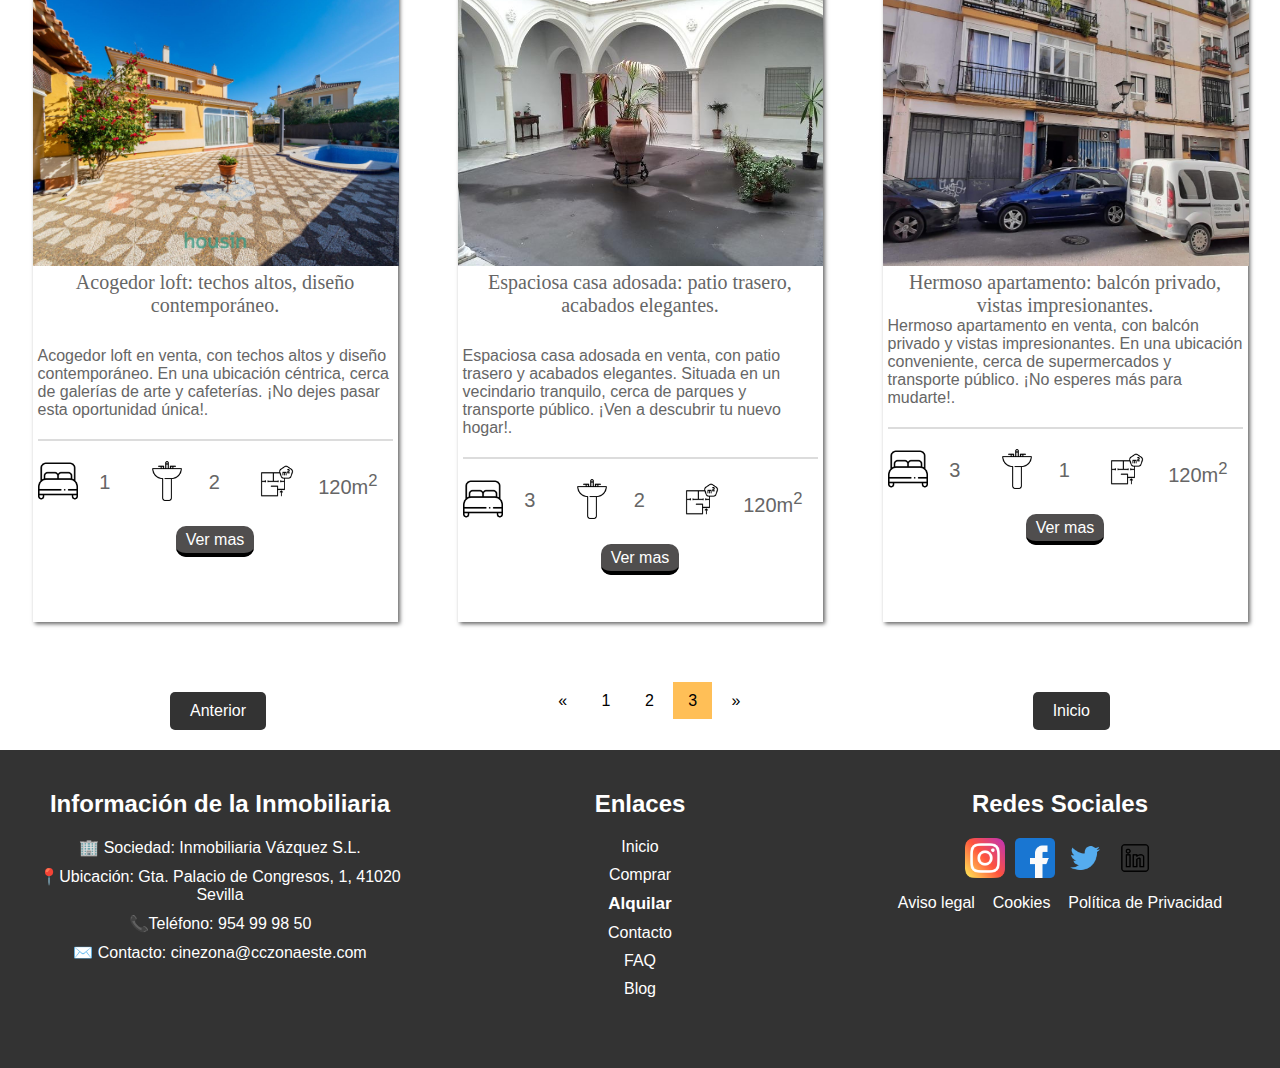
<file: Proyecto Tercer Trimestre/alquilar3.html>
<!DOCTYPE html>
<html lang="en">

<head>
    <meta charset="UTF-8">
    <meta name="viewport" content="width=device-width, initial-scale=1.0">
    <link rel="stylesheet" href="style.css">
    <link rel="icon" href="Imagenes/edificios.png" type="image/x-icon">
    <title>Alquilar 3/3</title>
</head>

<body>
    <header>
        <nav>
            <div class="logo" id="logo">
                <a href="index.html"><img src="Imagenes/edificios.png" alt="Logo"></a>
            </div>
            <ul>
                <li><a href="index.html">Inicio</a></li>
                <li><a href="comprar1.html">Comprar</a></li>
                <li><a href="alquilar1.html" class="index">Alquilar</a></li>
                <li><a href="contacto.html">Contacto</a></li>
                <li><a href="blog.html">Blog</a></li>
                <li><a href="faq.html">FAQ</a></li>
            </ul>
        </nav>
        <div class="desenfoque"></div>
    </header>

    <div class="titulo">
        <h2>Alquilar</h2>
    </div>

    <div class="alineador">

        <div class="tarjeta">
            <div class="imagentarjeta">
                <img src="Imagenes/Casa19.jpg" alt="Figura de Harry Potter con escoba">
            </div>
            <div class="datos">
                <div class="descripcion">
                    <p class="tituloTarjeta">Acogedor apartamento: balcón privado, vistas espectaculares.</p>
                    <p>Acogedor apartamento en venta, con balcón privado y vistas espectaculares. Situado en una zona
                        conveniente, cerca de supermercados y transporte. ¡No esperes más para mudarte!.
                    </p>
                    <hr class="rayaTarjeta">
                </div>

                <div class="iconos">
                    <img src="Imagenes/cama-matrimonial.png" alt="tamaño">
                    <p>3</p>
                    <img src="Imagenes/lavabo.png" alt="cantidad">
                    <p>2</p>
                    <img src="Imagenes/bosquejo.png" alt="precio">
                    <p>120m<sup>2</sup></p>
                </div>
                <div class="btn">
                    <a href="notfound.html" class="boton">Ver mas</a>
                </div>
            </div>
        </div>


        <div class="tarjeta">
            <div class="imagentarjeta">
                <img src="Imagenes/Casa20.jpg" alt="Figura de Harry Potter con escoba">
            </div>
            <div class="datos">
                <div class="descripcion">
                    <p class="tituloTarjeta">Espacioso ático: terraza privada, vistas impresionantes.</p>
                    <p>Espacioso ático en venta, con terraza privada y vistas impresionantes. En una ubicación
                        privilegiada, cerca de teatros y restaurantes. ¡Haz realidad tu sueño de vivir en grande!.
                    </p>
                    <hr class="rayaTarjeta">
                </div>

                <div class="iconos">
                    <img src="Imagenes/cama-matrimonial.png" alt="tamaño">
                    <p>1</p>
                    <img src="Imagenes/lavabo.png" alt="cantidad">
                    <p>2</p>
                    <img src="Imagenes/bosquejo.png" alt="precio">
                    <p>120m<sup>2</sup></p>
                </div>
                <div class="btn">
                    <a href="notfound.html" class="boton">Ver mas</a>
                </div>
            </div>
        </div>

        <div class="tarjeta">
            <div class="imagentarjeta">
                <img src="Imagenes/Casa21.jpg" alt="Figura de Harry Potter con escoba">
            </div>
            <div class="datos">
                <div class="descripcion">
                    <p class="tituloTarjeta">Hermosa casa: jardín privado, detalles encantadores.</p>
                    <p>Hermosa casa en venta, con jardín privado y detalles encantadores. Situada en un entorno
                        tranquilo, cerca de colegios y zonas comerciales. ¡No dejes escapar esta oportunidad!.
                    </p>
                    <hr class="rayaTarjeta">
                </div>

                <div class="iconos">
                    <img src="Imagenes/cama-matrimonial.png" alt="tamaño">
                    <p>2</p>
                    <img src="Imagenes/lavabo.png" alt="cantidad">
                    <p>1</p>
                    <img src="Imagenes/bosquejo.png" alt="precio">
                    <p>120m<sup>2</sup></p>
                </div>
                <div class="btn">
                    <a href="notfound.html" class="boton">Ver mas</a>
                </div>
            </div>
        </div>
    </div>

    <div class="alineador">

        <div class="tarjeta">
            <div class="imagentarjeta">
                <img src="Imagenes/Casa22.jpg" alt="Figura de Harry Potter con escoba">
            </div>
            <div class="datos">
                <div class="descripcion">
                    <p class="tituloTarjeta">Elegante piso: vistas panorámicas, diseño moderno.</p>
                    <p>Elegante piso en venta, con vistas panorámicas y diseño moderno. En una ubicación céntrica, cerca
                        de tiendas y restaurantes. ¡Ven a descubrir tu nuevo hogar!.
                    </p>
                </div>
                <div class="contenedor-rayatarjeta">
                    <hr class="rayaTarjeta">
                </div>
                <div class="iconos">
                    <img src="Imagenes/cama-matrimonial.png" alt="tamaño">
                    <p>1</p>
                    <img src="Imagenes/lavabo.png" alt="cantidad">
                    <p>3</p>
                    <img src="Imagenes/bosquejo.png" alt="precio">
                    <p>120m<sup>2</sup></p>
                </div>
                <div class="btn">
                    <a href="notfound.html" class="boton">Ver mas</a>
                </div>
            </div>
        </div>


        <div class="tarjeta">
            <div class="imagentarjeta">
                <img src="Imagenes/Casa23.jpg" alt="Figura de Harry Potter con escoba">
            </div>
            <div class="datos">
                <div class="descripcion">
                    <p class="tituloTarjeta">Encantador dúplex: amplios espacios, acabados de lujo.</p>
                    <p>Encantador dúplex en venta, con amplios espacios y acabados de lujo. En un vecindario exclusivo,
                        cerca de parques y servicios. ¡No pierdas esta oportunidad única!.
                    </p>
                    <hr class="rayaTarjeta">
                </div>

                <div class="iconos">
                    <img src="Imagenes/cama-matrimonial.png" alt="tamaño">
                    <p>1</p>
                    <img src="Imagenes/lavabo.png" alt="cantidad">
                    <p>2</p>
                    <img src="Imagenes/bosquejo.png" alt="precio">
                    <p>120m<sup>2</sup></p>
                </div>
                <div class="btn">
                    <a href="notfound.html" class="boton">Ver mas</a>
                </div>
            </div>
        </div>

        <div class="tarjeta">
            <div class="imagentarjeta">
                <img src="Imagenes/Casa24.jpg" alt="Figura de Harry Potter con escoba">
            </div>
            <div class="datos">
                <div class="descripcion">
                    <p class="tituloTarjeta">Moderno chalet: piscina privada, elegante arquitectura.</p>
                    <p>Moderno chalet en venta, con piscina privada y elegante arquitectura. En una ubicación
                        privilegiada, cerca de playas y clubes deportivos. ¡Haz realidad tus sueños de vivir con lujo!.
                    </p>
                </div>
                <div class="contenedor-rayatarjeta">
                    <hr class="rayaTarjeta">
                </div>
                <div class="iconos">
                    <img src="Imagenes/cama-matrimonial.png" alt="tamaño">
                    <p>4</p>
                    <img src="Imagenes/lavabo.png" alt="cantidad">
                    <p>2</p>
                    <img src="Imagenes/bosquejo.png" alt="precio">
                    <p>120m<sup>2</sup></p>
                </div>
                <div class="btn">
                    <a href="notfound.html" class="boton">Ver mas</a>
                </div>
            </div>
        </div>
    </div>

    <div class="alineador">
        <div class="tarjeta">
            <div class="imagentarjeta">
                <img src="Imagenes/Casa25.jpg" alt="Figura de Harry Potter con escoba">
            </div>
            <div class="datos">
                <div class="descripcion">
                    <p class="tituloTarjeta">Acogedor loft: techos altos, diseño contemporáneo.</p>
                    <p>Acogedor loft en venta, con techos altos y diseño contemporáneo. En una ubicación céntrica, cerca
                        de galerías de arte y cafeterías. ¡No dejes pasar esta oportunidad única!.
                    </p>
                    <hr class="rayaTarjeta">
                </div>

                <div class="iconos">
                    <img src="Imagenes/cama-matrimonial.png" alt="tamaño">
                    <p>1</p>
                    <img src="Imagenes/lavabo.png" alt="cantidad">
                    <p>2</p>
                    <img src="Imagenes/bosquejo.png" alt="precio">
                    <p>120m<sup>2</sup></p>
                </div>
                <div class="btn">
                    <a href="notfound.html" class="boton">Ver mas</a>
                </div>
            </div>
        </div>

        <div class="tarjeta">
            <div class="imagentarjeta">
                <img src="Imagenes/Casa26.jpg" alt="Figura de Harry Potter con escoba">
            </div>
            <div class="datos">
                <div class="descripcion">
                    <p class="tituloTarjeta">Espaciosa casa adosada: patio trasero, acabados elegantes.</p>
                    <p>Espaciosa casa adosada en venta, con patio trasero y acabados elegantes. Situada en un vecindario
                        tranquilo, cerca de parques y transporte público. ¡Ven a descubrir tu nuevo hogar!.
                    </p>
                    <hr class="rayaTarjeta">
                </div>

                <div class="iconos">
                    <img src="Imagenes/cama-matrimonial.png" alt="tamaño">
                    <p>3</p>
                    <img src="Imagenes/lavabo.png" alt="cantidad">
                    <p>2</p>
                    <img src="Imagenes/bosquejo.png" alt="precio">
                    <p>120m<sup>2</sup></p>
                </div>
                <div class="btn">
                    <a href="notfound.html" class="boton">Ver mas</a>
                </div>
            </div>
        </div>

        <div class="tarjeta">
            <div class="imagentarjeta">
                <img src="Imagenes/Casa27.jpg" alt="Figura de Harry Potter con escoba">
            </div>
            <div class="datos">
                <div class="descripcion">
                    <p class="titulo-tarjeta">Hermoso apartamento: balcón privado, vistas impresionantes.</p>
                    <p>Hermoso apartamento en venta, con balcón privado y vistas impresionantes. En una ubicación
                        conveniente, cerca de supermercados y transporte público. ¡No esperes más para mudarte!.
                    </p>
                    <hr class="rayaTarjeta">
                </div>

                <div class="iconos">
                    <img src="Imagenes/cama-matrimonial.png" alt="tamaño">
                    <p>3</p>
                    <img src="Imagenes/lavabo.png" alt="cantidad">
                    <p>1</p>
                    <img src="Imagenes/bosquejo.png" alt="precio">
                    <p>120m<sup>2</sup></p>
                </div>
                <div class="btn">
                    <a href="notfound.html" class="boton">Ver mas</a>
                </div>
            </div>
        </div>
    </div>

    <div class="pagina">
        <a href="alquilar2.html" class="anterior">Anterior</a>
        <ul class="paginacion">
            <li><a href="alquilar2.html">«</a></li>
            <li><a href="alquilar1.html">1</a></li>
            <li><a href="alquilar2.html">2</a></li>
            <li><a href="alquilar3.html" class="active">3</a></li>
            <li><a href="notfound.html">»</a></li>
        </ul>
        <a href="index.html" class="siguiente">Inicio</a>
    </div>


    <footer class="footer">
        <div class="footerSeccion">
            <h3>Información de la Inmobiliaria</h3>
            <p>🏢 Sociedad: Inmobiliaria Vázquez S.L.</p>
            <p>📍Ubicación: Gta. Palacio de Congresos, 1, 41020 Sevilla</p>
            <p>📞Teléfono: 954 99 98 50</p>
            <p>✉️ Contacto: cinezona@cczonaeste.com</p>
        </div>

        <div class="footerSeccion">
            <h3>Enlaces</h3>
            <ul>
                <li><a href="index.html">Inicio</a></li>
                <li><a href="comprar1.html">Comprar</a></li>
                <li><a href="alquilar1.html" class="index">Alquilar</a></li>
                <li><a href="contacto.html">Contacto</a></li>
                <li><a href="faq.html">FAQ</a></li>
                <li><a href="blog.html">Blog</a></li>
            </ul>
        </div>

        <div class="footerSeccion">
            <h3>Redes Sociales</h3>
            <ul class="footerIconos">
                <li><a href="notfound.html"><img src="Imagenes/Instagram.png" alt="Instagram"></a></li>
                <li><a href="notfound.html"><img src="Imagenes/Facebook.png" alt="Facebook"></a></li>
                <li><a href="notfound.html"><img src="Imagenes/X.png" alt="Twitter"></a></li>
                <li><a href="notfound.html"><img src="Imagenes/social.png" alt="LinkedIn"></a></li>
            </ul>
            <a href="contacto.html#avisolegal">Aviso legal &nbsp;&nbsp;</a>
            <a href="contacto.html#cookies">Cookies &nbsp;&nbsp;</a>
            <a href="contacto.html#política">Política de Privacidad</a>
        </div>
    </footer>

</body>

</html>
</file>
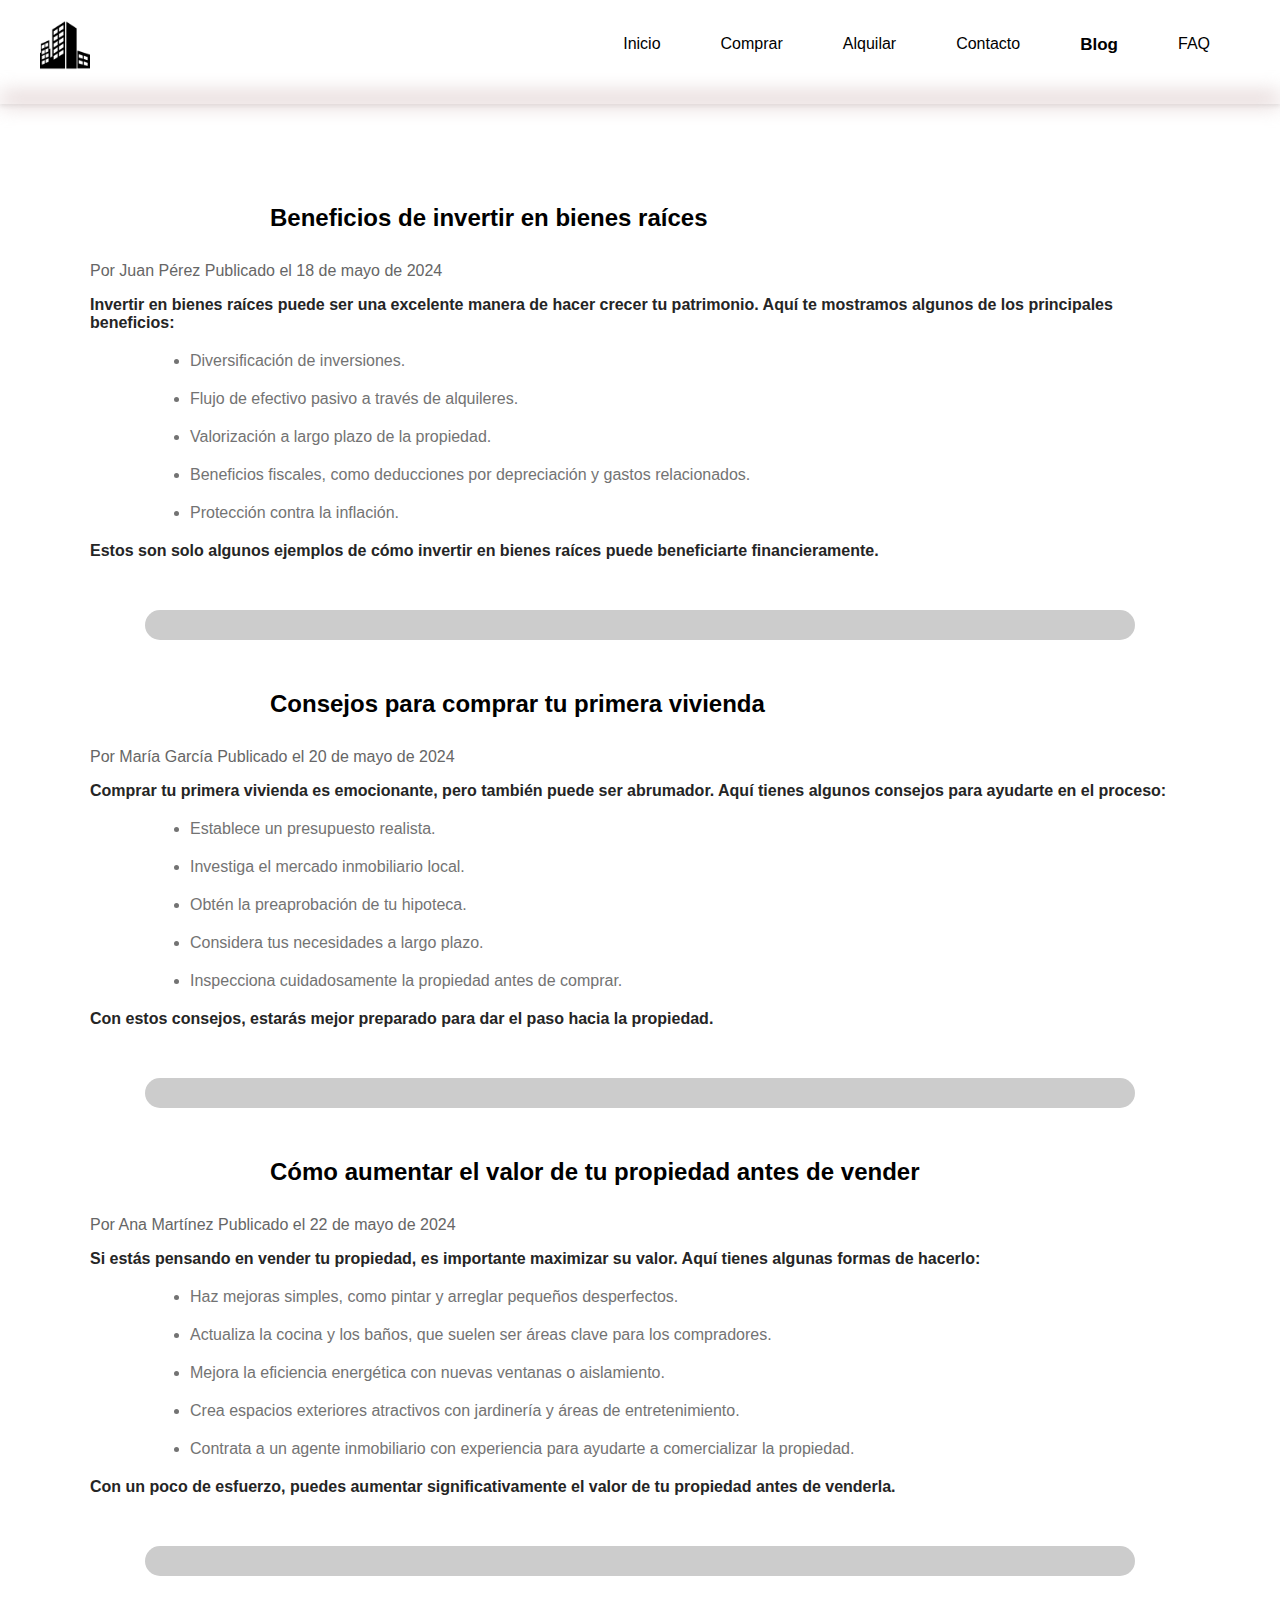
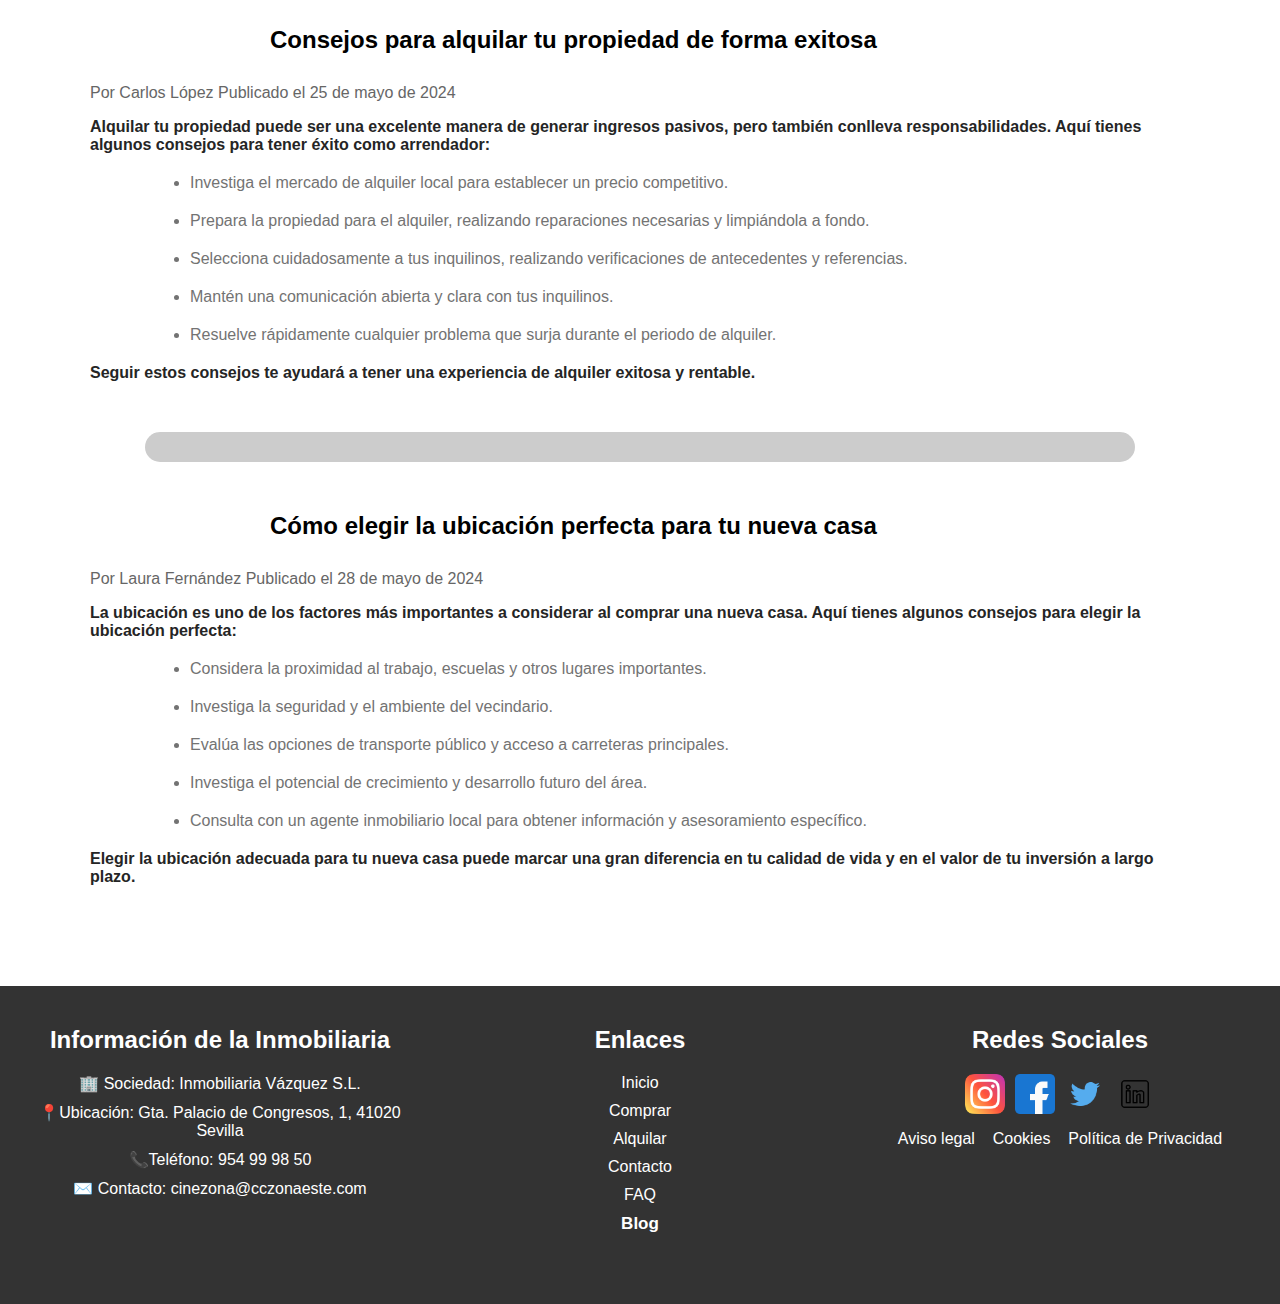
<file: Proyecto Tercer Trimestre/blog.html>
<!DOCTYPE html>
<html lang="es">

<head>
    <meta charset="UTF-8">
    <meta name="viewport" content="width=device-width, initial-scale=1.0">
    <title>Blog - Inmobiliaria XYZ</title>
    <link rel="stylesheet" href="style.css">
</head>

<body>
    <header>
        <nav>
            <div class="logo" id="logo">
                <a href="index.html"><img src="Imagenes/edificios.png" alt="Logo"></a>
            </div>
            <ul>
                <li><a href="index.html">Inicio</a></li>
                <li><a href="comprar1.html">Comprar</a></li>
                <li><a href="alquilar1.html">Alquilar</a></li>
                <li><a href="contacto.html">Contacto</a></li>
                <li><a href="blog.html" class="index">Blog</a></li>
                <li><a href="faq.html">FAQ</a></li>
            </ul>
        </nav>
        <div class="desenfoque"></div>
    </header>

    </main>
    <main class="blogMain">
        <article>

            <div class="titulo">
                <h2>Beneficios de invertir en bienes raíces</h2>
            </div>

            <div class="blogInicioPost">
                <span>Por Juan Pérez</span>
                <span>Publicado el 18 de mayo de 2024</span>
            </div>
            <div class="blogContenido">
                <p>Invertir en bienes raíces puede ser una excelente manera de hacer crecer tu patrimonio. Aquí te
                    mostramos algunos de los principales beneficios:</p>
                <ul>
                    <li>Diversificación de inversiones.</li>
                    <li>Flujo de efectivo pasivo a través de alquileres.</li>
                    <li>Valorización a largo plazo de la propiedad.</li>
                    <li>Beneficios fiscales, como deducciones por depreciación y gastos relacionados.</li>
                    <li>Protección contra la inflación.</li>
                </ul>
                <p>Estos son solo algunos ejemplos de cómo invertir en bienes raíces puede beneficiarte financieramente.
                </p>
            </div>
        </article>

        <div class="separator"></div>

        <article>

            <div class="titulo">
                <h2>Consejos para comprar tu primera vivienda</h2>
            </div>
            <div class="blogInicioPost">
                <span>Por María García</span>
                <span>Publicado el 20 de mayo de 2024</span>
            </div>
            <div class="blogContenido">
                <p>Comprar tu primera vivienda es emocionante, pero también puede ser abrumador. Aquí tienes algunos
                    consejos para ayudarte en el proceso:</p>
                <ul>
                    <li>Establece un presupuesto realista.</li>
                    <li>Investiga el mercado inmobiliario local.</li>
                    <li>Obtén la preaprobación de tu hipoteca.</li>
                    <li>Considera tus necesidades a largo plazo.</li>
                    <li>Inspecciona cuidadosamente la propiedad antes de comprar.</li>
                </ul>
                <p>Con estos consejos, estarás mejor preparado para dar el paso hacia la propiedad.</p>
            </div>
        </article>

        <div class="separator"></div>

        <article>
            <div class="titulo">
                <h2>Cómo aumentar el valor de tu propiedad antes de vender</h2>
            </div>
            <div class="blogInicioPost">
                <span>Por Ana Martínez</span>
                <span>Publicado el 22 de mayo de 2024</span>
            </div>
            <div class="blogContenido">
                <p>Si estás pensando en vender tu propiedad, es importante maximizar su valor. Aquí tienes algunas
                    formas de hacerlo:</p>
                <ul>
                    <li>Haz mejoras simples, como pintar y arreglar pequeños desperfectos.</li>
                    <li>Actualiza la cocina y los baños, que suelen ser áreas clave para los compradores.</li>
                    <li>Mejora la eficiencia energética con nuevas ventanas o aislamiento.</li>
                    <li>Crea espacios exteriores atractivos con jardinería y áreas de entretenimiento.</li>
                    <li>Contrata a un agente inmobiliario con experiencia para ayudarte a comercializar la propiedad.
                    </li>
                </ul>
                <p>Con un poco de esfuerzo, puedes aumentar significativamente el valor de tu propiedad antes de
                    venderla.</p>
            </div>
        </article>

        <div class="separator"></div>

        <article>

            <div class="titulo">
                <h2>Consejos para alquilar tu propiedad de forma exitosa</h2>
            </div>
            <div class="blogInicioPost">
                <span>Por Carlos López</span>
                <span>Publicado el 25 de mayo de 2024</span>
            </div>
            <div class="blogContenido">
                <p>Alquilar tu propiedad puede ser una excelente manera de generar ingresos pasivos, pero también
                    conlleva responsabilidades. Aquí tienes algunos consejos para tener éxito como arrendador:</p>
                <ul>
                    <li>Investiga el mercado de alquiler local para establecer un precio competitivo.</li>
                    <li>Prepara la propiedad para el alquiler, realizando reparaciones necesarias y limpiándola a fondo.
                    </li>
                    <li>Selecciona cuidadosamente a tus inquilinos, realizando verificaciones de antecedentes y
                        referencias.</li>
                    <li>Mantén una comunicación abierta y clara con tus inquilinos.</li>
                    <li>Resuelve rápidamente cualquier problema que surja durante el periodo de alquiler.</li>
                </ul>
                <p>Seguir estos consejos te ayudará a tener una experiencia de alquiler exitosa y rentable.</p>
            </div>
        </article>

        <div class="separator"></div>

        <article>

            <div class="titulo">
                <h2>Cómo elegir la ubicación perfecta para tu nueva casa</h2>
            </div>
            <div class="blogInicioPost">
                <span>Por Laura Fernández</span>
                <span>Publicado el 28 de mayo de 2024</span>
            </div>
            <div class="blogContenido">
                <p>La ubicación es uno de los factores más importantes a considerar al comprar una nueva casa. Aquí
                    tienes algunos consejos para elegir la ubicación perfecta:</p>
                <ul>
                    <li>Considera la proximidad al trabajo, escuelas y otros lugares importantes.</li>
                    <li>Investiga la seguridad y el ambiente del vecindario.</li>
                    <li>Evalúa las opciones de transporte público y acceso a carreteras principales.</li>
                    <li>Investiga el potencial de crecimiento y desarrollo futuro del área.</li>
                    <li>Consulta con un agente inmobiliario local para obtener información y asesoramiento específico.
                    </li>
                </ul>
                <p>Elegir la ubicación adecuada para tu nueva casa puede marcar una gran diferencia en tu calidad de
                    vida y en el valor de tu inversión a largo plazo.</p>
            </div>
        </article>
    </main>

    <footer class="footer">
        <div class="footerSeccion">
            <h3>Información de la Inmobiliaria</h3>
            <p>🏢 Sociedad: Inmobiliaria Vázquez S.L.</p>
            <p>📍Ubicación: Gta. Palacio de Congresos, 1, 41020 Sevilla</p>
            <p>📞Teléfono: 954 99 98 50</p>
            <p>✉️ Contacto: cinezona@cczonaeste.com</p>
        </div>

        <div class="footerSeccion">
            <h3>Enlaces</h3>
            <ul>
                <li><a href="index.html">Inicio</a></li>
                <li><a href="comprar1.html">Comprar</a></li>
                <li><a href="alquilar1.html">Alquilar</a></li>
                <li><a href="contacto.html">Contacto</a></li>
                <li><a href="faq.html">FAQ</a></li>
                <li><a href="blog.html" class="index">Blog</a></li>
            </ul>
        </div>

        <div class="footerSeccion">
            <h3>Redes Sociales</h3>
            <ul class="footerIconos">
                <li><a href="notfound.html"><img src="Imagenes/Instagram.png" alt="Instagram"></a></li>
                <li><a href="notfound.html"><img src="Imagenes/Facebook.png" alt="Facebook"></a></li>
                <li><a href="notfound.html"><img src="Imagenes/X.png" alt="Twitter"></a></li>
                <li><a href="notfound.html"><img src="Imagenes/social.png" alt="LinkedIn"></a></li>
            </ul>
            <a href="contacto.html#avisolegal">Aviso legal &nbsp;&nbsp;</a>
            <a href="contacto.html#cookies">Cookies &nbsp;&nbsp;</a>
            <a href="contacto.html#política">Política de Privacidad</a>
        </div>
    </footer>
</body>

</html>
</file>
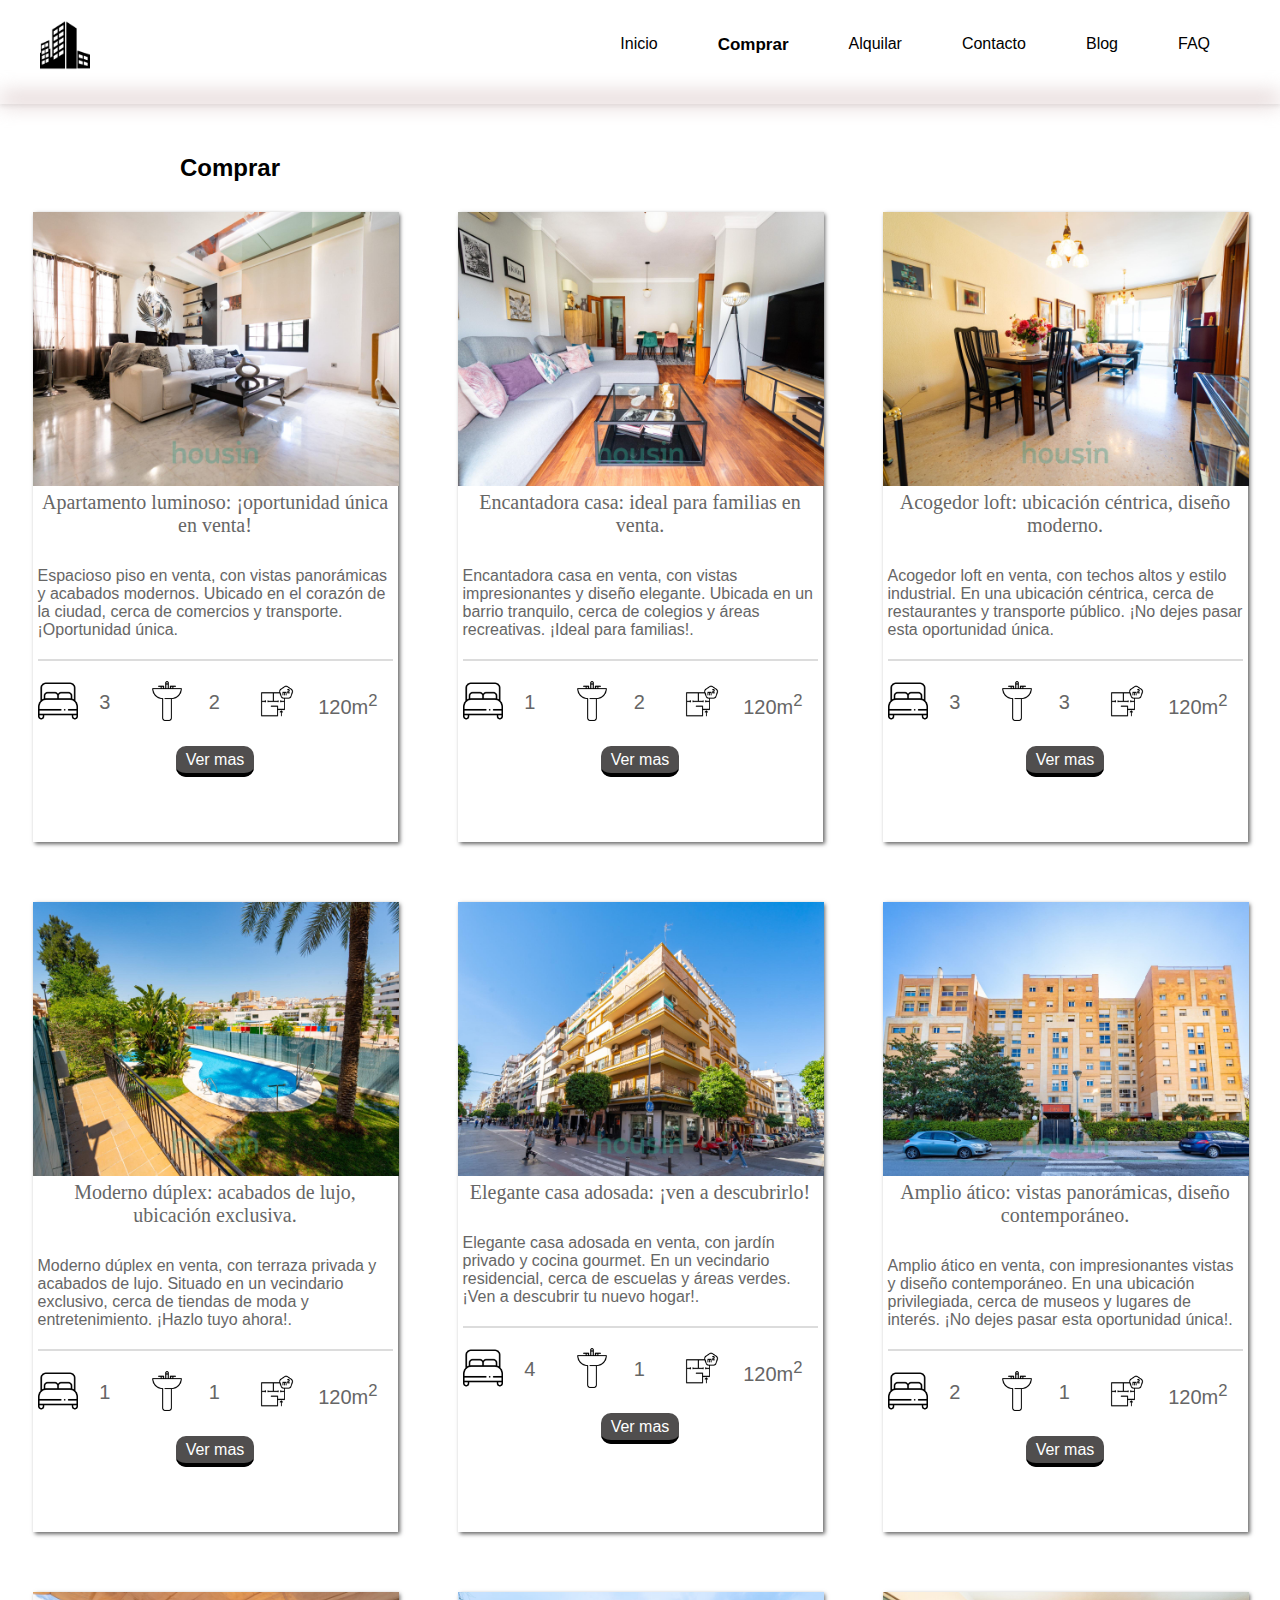
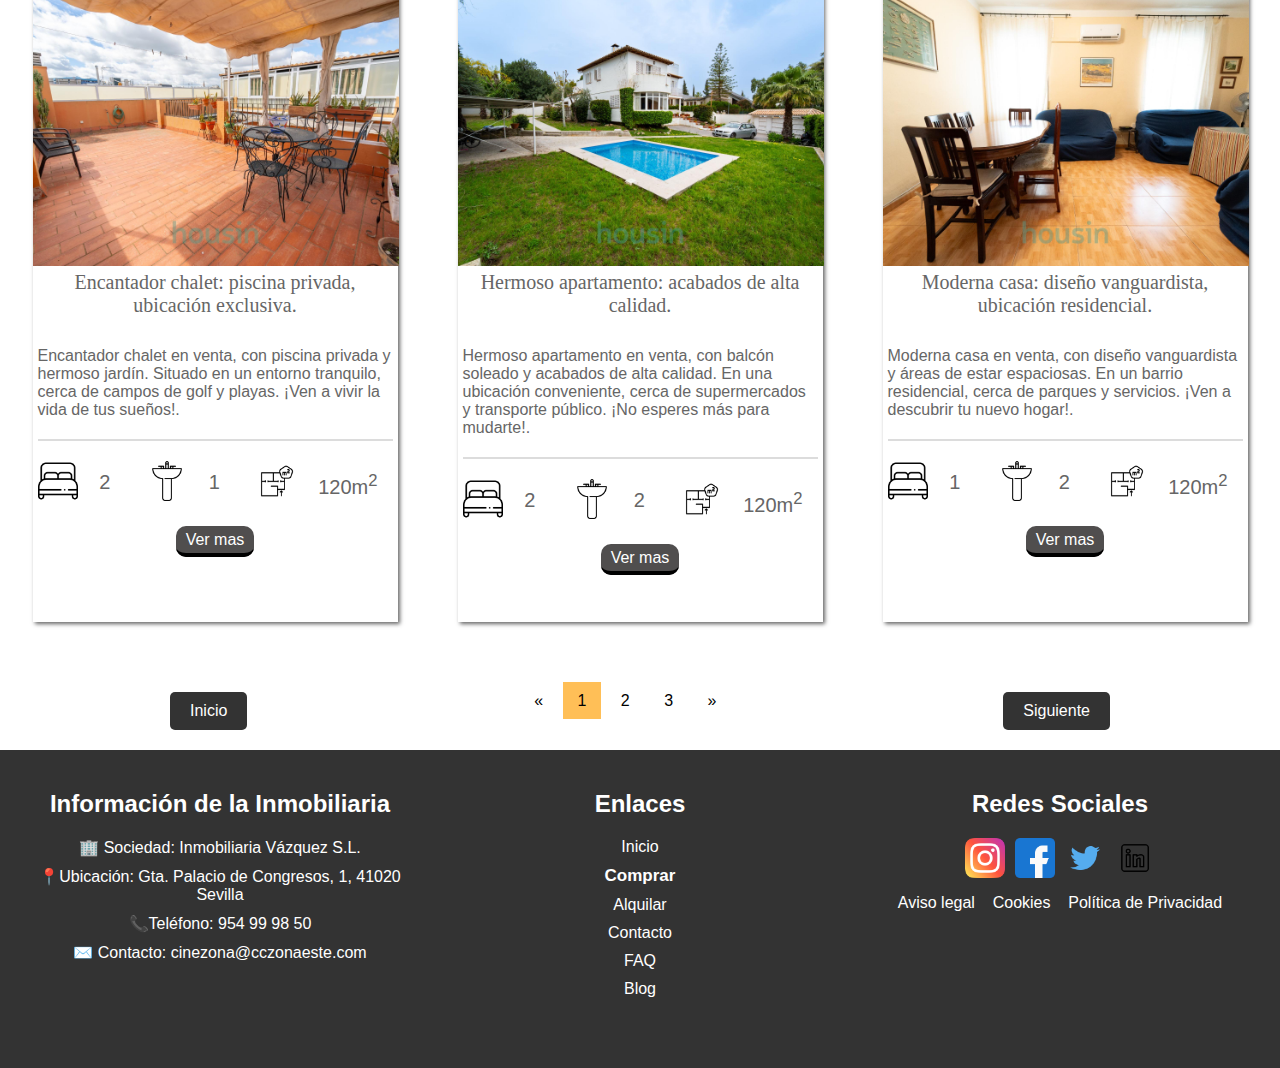
<file: Proyecto Tercer Trimestre/comprar1.html>
<!DOCTYPE html>
<html lang="en">

<head>
    <meta charset="UTF-8">
    <meta name="viewport" content="width=device-width, initial-scale=1.0">
    <link rel="stylesheet" href="style.css">
    <link rel="icon" href="Imagenes/edificios.png" type="image/x-icon">
    <title>Comprar 1/3</title>
</head>

<body>
    <header>
        <nav>
            <div class="logo" id="logo">
                <a href="index.html"><img src="Imagenes/edificios.png" alt="Logo"></a>
            </div>
            <ul>
                <li><a href="index.html">Inicio</a></li>
                <li><a href="comprar1.html" class="index">Comprar</a></li>
                <li><a href="alquilar1.html">Alquilar</a></li>
                <li><a href="contacto.html">Contacto</a></li>
                <li><a href="blog.html">Blog</a></li>
                <li><a href="faq.html">FAQ</a></li>
            </ul>
        </nav>
        <div class="desenfoque"></div>
    </header>

    <div class="titulo">
        <h2>Comprar</h2>
    </div>

    <div class="alineador">

        <div class="tarjeta">
            <div class="imagentarjeta">
                <img src="Imagenes/DetalleCasa1.jpg" alt="Figura de Harry Potter con escoba">
            </div>
            <div class="datos">
                <div class="descripcion">
                    <p class="tituloTarjeta">Apartamento luminoso: ¡oportunidad única en venta!</p>
                    <p>Espacioso piso en venta, con vistas panorámicas y acabados modernos. Ubicado en el corazón de la
                        ciudad, cerca de comercios y transporte. ¡Oportunidad única.
                    </p>
                    <hr class="rayaTarjeta">
                </div>

                <div class="iconos">
                    <img src="Imagenes/cama-matrimonial.png" alt="tamaño">
                    <p>3</p>
                    <img src="Imagenes/lavabo.png" alt="cantidad">
                    <p>2</p>
                    <img src="Imagenes/bosquejo.png" alt="precio">
                    <p>120m<sup>2</sup></p>
                </div>
                <div class="btn">
                    <a href="detallecomprar.html" class="boton">Ver mas</a>
                </div>
            </div>
        </div>


        <div class="tarjeta">
            <div class="imagentarjeta">
                <img src="Imagenes/Casa1.png" alt="Figura de Harry Potter con escoba">
            </div>
            <div class="datos">
                <div class="descripcion">
                    <p class="tituloTarjeta">Encantadora casa: ideal para familias en venta.</p>
                    <p>Encantadora casa en venta, con vistas impresionantes y diseño elegante. Ubicada en un barrio
                        tranquilo, cerca de colegios y áreas recreativas. ¡Ideal para familias!.
                    </p>
                    <hr class="rayaTarjeta">
                </div>

                <div class="iconos">
                    <img src="Imagenes/cama-matrimonial.png" alt="tamaño">
                    <p>1</p>
                    <img src="Imagenes/lavabo.png" alt="cantidad">
                    <p>2</p>
                    <img src="Imagenes/bosquejo.png" alt="precio">
                    <p>120m<sup>2</sup></p>
                </div>
                <div class="btn">
                    <a href="notfound.html" class="boton">Ver mas</a>
                </div>
            </div>
        </div>

        <div class="tarjeta">
            <div class="imagentarjeta">
                <img src="Imagenes/Casa3.jpg" alt="Figura de Harry Potter con escoba">
            </div>
            <div class="datos">
                <div class="descripcion">
                    <p class="tituloTarjeta">Acogedor loft: ubicación céntrica, diseño moderno.</p>
                    <p>Acogedor loft en venta, con techos altos y estilo industrial. En una ubicación céntrica, cerca de
                        restaurantes y transporte público. ¡No dejes pasar esta oportunidad única.
                    </p>
                    <hr class="rayaTarjeta">
                </div>

                <div class="iconos">
                    <img src="Imagenes/cama-matrimonial.png" alt="tamaño">
                    <p>3</p>
                    <img src="Imagenes/lavabo.png" alt="cantidad">
                    <p>3</p>
                    <img src="Imagenes/bosquejo.png" alt="precio">
                    <p>120m<sup>2</sup></p>
                </div>
                <div class="btn">
                    <a href="notfound.html" class="boton">Ver mas</a>
                </div>
            </div>
        </div>
    </div>

    <div class="alineador">

        <div class="tarjeta">
            <div class="imagentarjeta">
                <img src="Imagenes/Casa4.jpg" alt="Figura de Harry Potter con escoba">
            </div>
            <div class="datos">
                <div class="descripcion">
                    <p class="tituloTarjeta">Moderno dúplex: acabados de lujo, ubicación exclusiva.</p>
                    <p>Moderno dúplex en venta, con terraza privada y acabados de lujo. Situado en un vecindario
                        exclusivo, cerca de tiendas de moda y entretenimiento. ¡Hazlo tuyo ahora!.
                    </p>
                    <hr class="rayaTarjeta">
                </div>

                <div class="iconos">
                    <img src="Imagenes/cama-matrimonial.png" alt="tamaño">
                    <p>1</p>
                    <img src="Imagenes/lavabo.png" alt="cantidad">
                    <p>1</p>
                    <img src="Imagenes/bosquejo.png" alt="precio">
                    <p>120m<sup>2</sup></p>
                </div>
                <div class="btn">
                    <a href="notfound.html" class="boton">Ver mas</a>
                </div>
            </div>
        </div>


        <div class="tarjeta">
            <div class="imagentarjeta">
                <img src="Imagenes/Casa5.jpg" alt="Figura de Harry Potter con escoba">
            </div>
            <div class="datos">
                <div class="descripcion">
                    <p class="tituloTarjeta">Elegante casa adosada: ¡ven a descubrirlo!</p>
                    <p>Elegante casa adosada en venta, con jardín privado y cocina gourmet. En un vecindario
                        residencial, cerca de escuelas y áreas verdes. ¡Ven a descubrir tu nuevo hogar!.
                    </p>
                    <hr class="rayaTarjeta">
                </div>

                <div class="iconos">
                    <img src="Imagenes/cama-matrimonial.png" alt="tamaño">
                    <p>4</p>
                    <img src="Imagenes/lavabo.png" alt="cantidad">
                    <p>1</p>
                    <img src="Imagenes/bosquejo.png" alt="precio">
                    <p>120m<sup>2</sup></p>
                </div>
                <div class="btn">
                    <a href="notfound.html" class="boton">Ver mas</a>
                </div>
            </div>
        </div>

        <div class="tarjeta">
            <div class="imagentarjeta">
                <img src="Imagenes/Casa6.jpg" alt="Figura de Harry Potter con escoba">
            </div>
            <div class="datos">
                <div class="descripcion">
                    <p class="tituloTarjeta">Amplio ático: vistas panorámicas, diseño contemporáneo.</p>
                    <p>Amplio ático en venta, con impresionantes vistas y diseño contemporáneo. En una ubicación
                        privilegiada, cerca de museos y lugares de interés. ¡No dejes pasar esta oportunidad única!.
                    </p>
                    <hr class="rayaTarjeta">
                </div>

                <div class="iconos">
                    <img src="Imagenes/cama-matrimonial.png" alt="tamaño">
                    <p>2</p>
                    <img src="Imagenes/lavabo.png" alt="cantidad">
                    <p>1</p>
                    <img src="Imagenes/bosquejo.png" alt="precio">
                    <p>120m<sup>2</sup></p>
                </div>
                <div class="btn">
                    <a href="notfound.html" class="boton">Ver mas</a>
                </div>
            </div>
        </div>
    </div>

    <div class="alineador">
        <div class="tarjeta">
            <div class="imagentarjeta">
                <img src="Imagenes/Casa7.jpg" alt="Figura de Harry Potter con escoba">
            </div>
            <div class="datos">
                <div class="descripcion">
                    <p class="tituloTarjeta">Encantador chalet: piscina privada, ubicación exclusiva.</p>
                    <p>Encantador chalet en venta, con piscina privada y hermoso jardín. Situado en un entorno
                        tranquilo, cerca de campos de golf y playas. ¡Ven a vivir la vida de tus sueños!.
                    </p>
                    <hr class="rayaTarjeta">
                </div>

                <div class="iconos">
                    <img src="Imagenes/cama-matrimonial.png" alt="tamaño">
                    <p>2</p>
                    <img src="Imagenes/lavabo.png" alt="cantidad">
                    <p>1</p>
                    <img src="Imagenes/bosquejo.png" alt="precio">
                    <p>120m<sup>2</sup></p>
                </div>
                <div class="btn">
                    <a href="notfound.html" class="boton">Ver mas</a>
                </div>
            </div>
        </div>

        <div class="tarjeta">
            <div class="imagentarjeta">
                <img src="Imagenes/Casa8.jpg" alt="Figura de Harry Potter con escoba">
            </div>
            <div class="datos">
                <div class="descripcion">
                    <p class="tituloTarjeta">Hermoso apartamento: acabados de alta calidad.</p>
                    <p>Hermoso apartamento en venta, con balcón soleado y acabados de alta calidad. En una ubicación
                        conveniente, cerca de supermercados y transporte público. ¡No esperes más para mudarte!.
                    </p>
                    <hr class="rayaTarjeta">
                </div>

                <div class="iconos">
                    <img src="Imagenes/cama-matrimonial.png" alt="tamaño">
                    <p>2</p>
                    <img src="Imagenes/lavabo.png" alt="cantidad">
                    <p>2</p>
                    <img src="Imagenes/bosquejo.png" alt="precio">
                    <p>120m<sup>2</sup></p>
                </div>
                <div class="btn">
                    <a href="notfound.html" class="boton">Ver mas</a>
                </div>
            </div>
        </div>

        <div class="tarjeta">
            <div class="imagentarjeta">
                <img src="Imagenes/Casa9.jpg" alt="Figura de Harry Potter con escoba">
            </div>
            <div class="datos">
                <div class="descripcion">
                    <p class="tituloTarjeta">Moderna casa: diseño vanguardista, ubicación residencial.</p>
                    <p>Moderna casa en venta, con diseño vanguardista y áreas de estar espaciosas. En un barrio
                        residencial, cerca de parques y servicios. ¡Ven a descubrir tu nuevo hogar!.
                    </p>
                    <hr class="rayaTarjeta">
                </div>

                <div class="iconos">
                    <img src="Imagenes/cama-matrimonial.png" alt="tamaño">
                    <p>1</p>
                    <img src="Imagenes/lavabo.png" alt="cantidad">
                    <p>2</p>
                    <img src="Imagenes/bosquejo.png" alt="precio">
                    <p>120m<sup>2</sup></p>
                </div>
                <div class="btn">
                    <a href="notfound.html" class="boton">Ver mas</a>
                </div>
            </div>
        </div>
    </div>

    <div class="pagina">
        <a href="index.html" class="anterior">Inicio</a>
        <ul class="paginacion">
            <li><a href="notfound.html">«</a></li>
            <li><a href="comprar1.html" class="active">1</a></li>
            <li><a href="comprar2.html">2</a></li>
            <li><a href="comprar3.html">3</a></li>
            <li><a href="comprar2.html">»</a></li>
        </ul>
        <a href="comprar2.html" class="siguiente">Siguiente</a>
    </div>

    <footer class="footer">
        <div class="footerSeccion">
            <h3>Información de la Inmobiliaria</h3>
            <p>🏢 Sociedad: Inmobiliaria Vázquez S.L.</p>
            <p>📍Ubicación: Gta. Palacio de Congresos, 1, 41020 Sevilla</p>
            <p>📞Teléfono: 954 99 98 50</p>
            <p>✉️ Contacto: cinezona@cczonaeste.com</p>
        </div>

        <div class="footerSeccion">
            <h3>Enlaces</h3>
            <ul>
                <li><a href="index.html">Inicio</a></li>
                <li><a href="comprar1.html" class="index">Comprar</a></li>
                <li><a href="alquilar1.html">Alquilar</a></li>
                <li><a href="contacto.html">Contacto</a></li>
                <li><a href="faq.html">FAQ</a></li>
                <li><a href="blog.html">Blog</a></li>
            </ul>
        </div>

        <div class="footerSeccion">
            <h3>Redes Sociales</h3>
            <ul class="footerIconos">
                <li><a href="notfound.html"><img src="Imagenes/Instagram.png" alt="Instagram"></a></li>
                <li><a href="notfound.html"><img src="Imagenes/Facebook.png" alt="Facebook"></a></li>
                <li><a href="notfound.html"><img src="Imagenes/X.png" alt="Twitter"></a></li>
                <li><a href="notfound.html"><img src="Imagenes/social.png" alt="LinkedIn"></a></li>
            </ul>
            <a href="contacto.html#avisolegal">Aviso legal &nbsp;&nbsp;</a>
            <a href="contacto.html#cookies">Cookies &nbsp;&nbsp;</a>
            <a href="contacto.html#política">Política de Privacidad</a>
        </div>
    </footer>
</body>

</html>
</file>
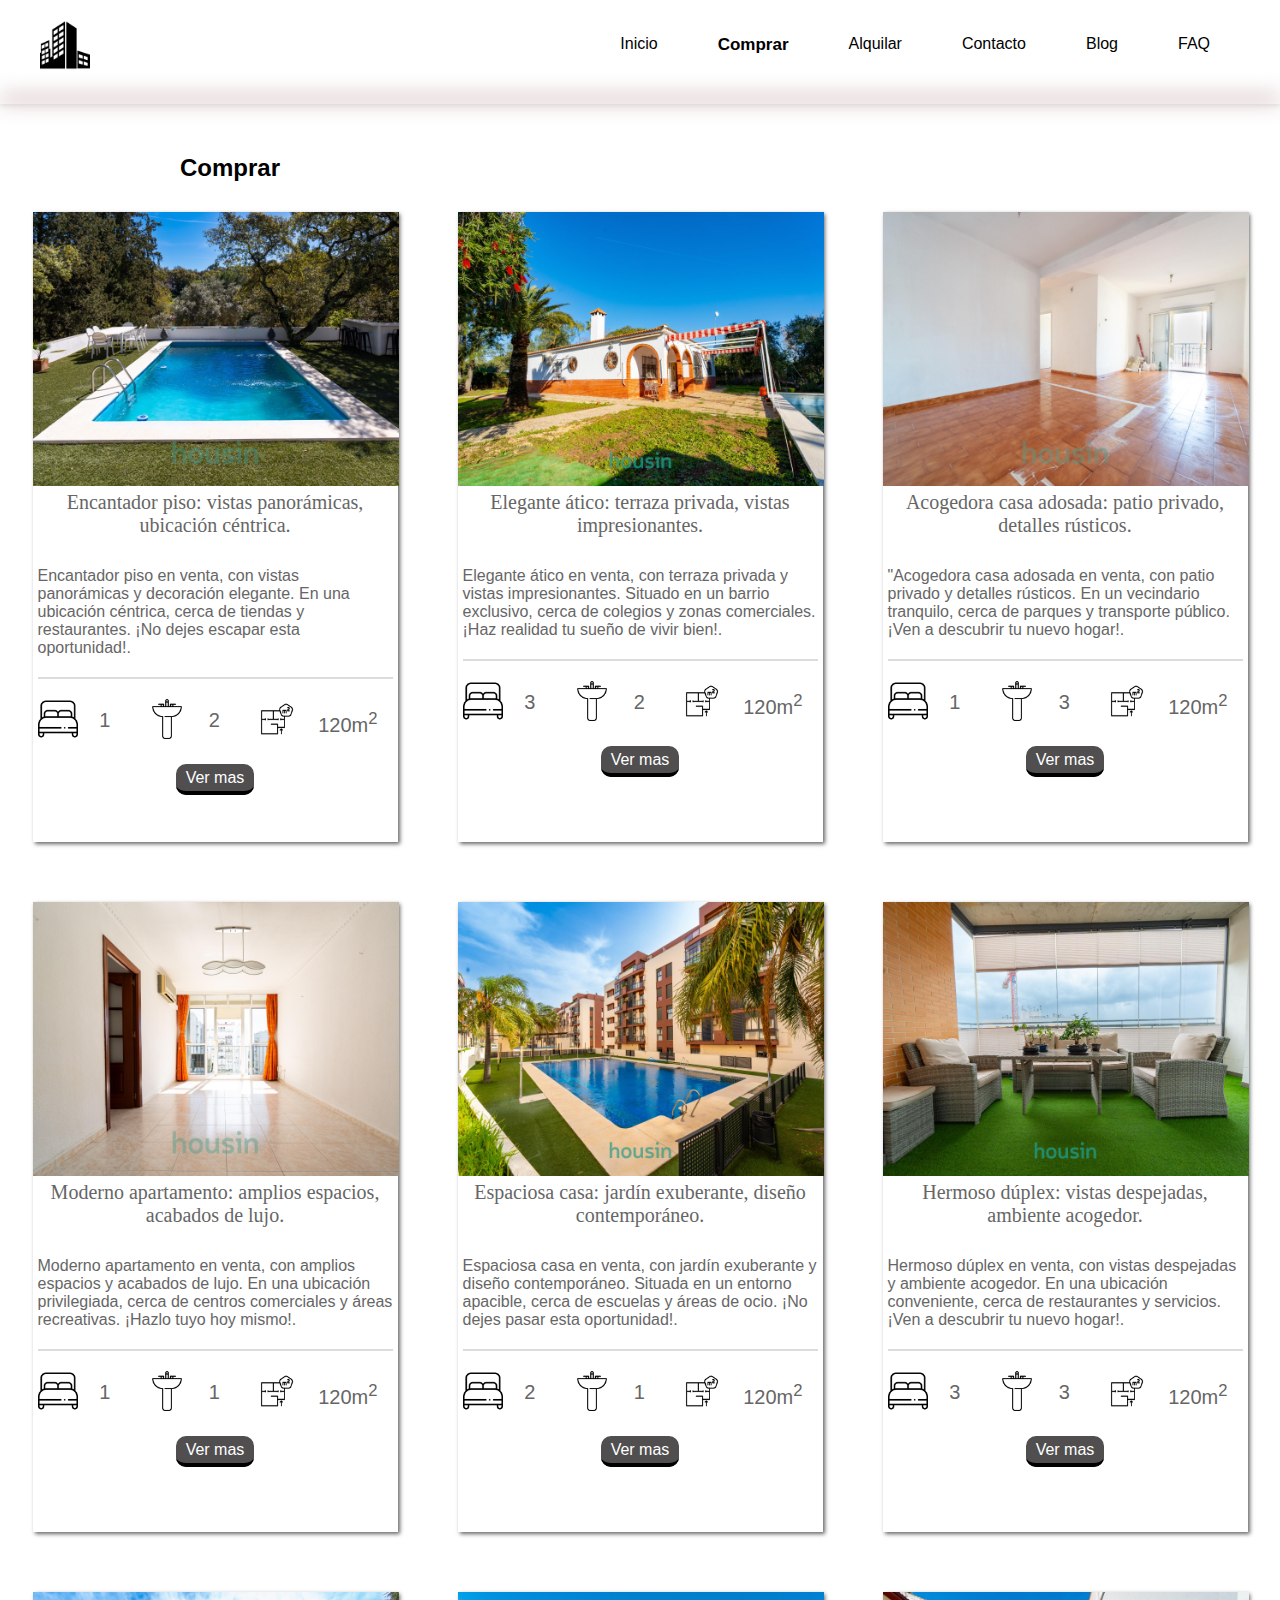
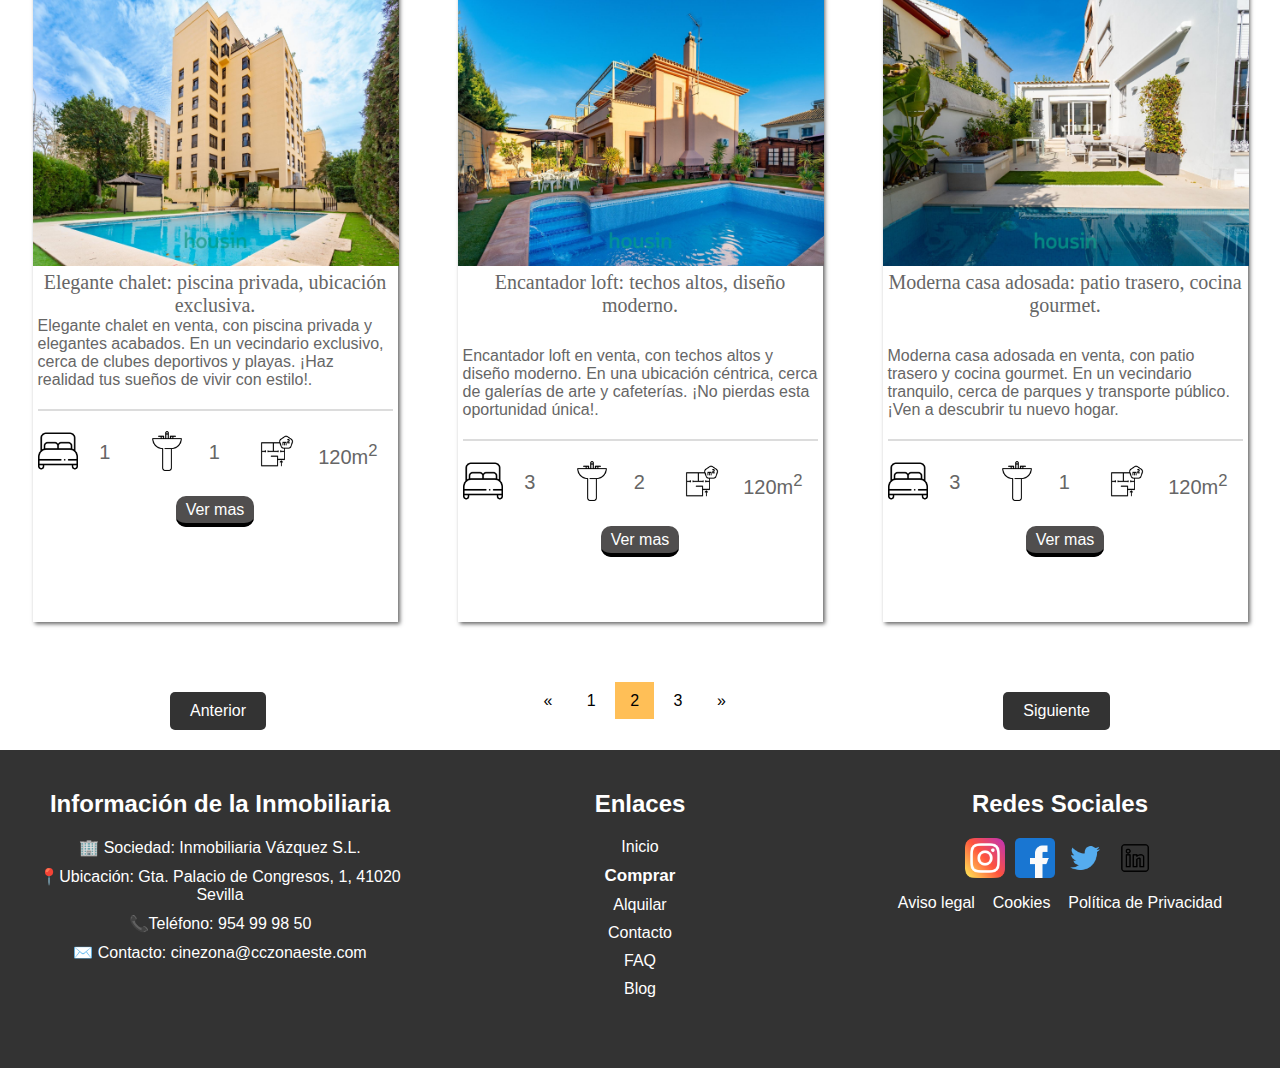
<file: Proyecto Tercer Trimestre/comprar2.html>
<!DOCTYPE html>
<html lang="en">

<head>
    <meta charset="UTF-8">
    <meta name="viewport" content="width=device-width, initial-scale=1.0">
    <link rel="stylesheet" href="style.css">
    <link rel="icon" href="Imagenes/edificios.png" type="image/x-icon">
    <title>Comprar 2/3</title>
</head>

<body>
    <header>
        <nav>
            <div class="logo" id="logo">
                <a href="index.html"><img src="Imagenes/edificios.png" alt="Logo"></a>
            </div>
            <ul>
                <li><a href="index.html">Inicio</a></li>
                <li><a href="comprar1.html" class="index">Comprar</a></li>
                <li><a href="alquilar1.html">Alquilar</a></li>
                <li><a href="contacto.html">Contacto</a></li>
                <li><a href="blog.html">Blog</a></li>
                <li><a href="faq.html">FAQ</a></li>
            </ul>
        </nav>
        <div class="desenfoque"></div>
    </header>

    <div class="titulo">
        <h2>Comprar</h2>
    </div>

    <div class="alineador">

        <div class="tarjeta">
            <div class="imagentarjeta">
                <img src="Imagenes/Casa10.jpg" alt="Figura de Harry Potter con escoba">
            </div>
            <div class="datos">
                <div class="descripcion">
                    <p class="tituloTarjeta">Encantador piso: vistas panorámicas, ubicación céntrica.</p>
                    <p>Encantador piso en venta, con vistas panorámicas y decoración elegante. En una ubicación
                        céntrica, cerca de tiendas y restaurantes. ¡No dejes escapar esta oportunidad!.
                    </p>
                    <hr class="rayaTarjeta">
                </div>

                <div class="iconos">
                    <img src="Imagenes/cama-matrimonial.png" alt="tamaño">
                    <p>1</p>
                    <img src="Imagenes/lavabo.png" alt="cantidad">
                    <p>2</p>
                    <img src="Imagenes/bosquejo.png" alt="precio">
                    <p>120m<sup>2</sup></p>
                </div>
                <div class="btn">
                    <a href="notfound.html" class="boton">Ver mas</a>
                </div>
            </div>
        </div>


        <div class="tarjeta">
            <div class="imagentarjeta">
                <img src="Imagenes/Casa11.jpg" alt="Figura de Harry Potter con escoba">
            </div>
            <div class="datos">
                <div class="descripcion">
                    <p class="tituloTarjeta">Elegante ático: terraza privada, vistas impresionantes.</p>
                    <p>Elegante ático en venta, con terraza privada y vistas impresionantes. Situado en un barrio
                        exclusivo, cerca de colegios y zonas comerciales. ¡Haz realidad tu sueño de vivir bien!.
                    </p>
                    <hr class="rayaTarjeta">
                </div>

                <div class="iconos">
                    <img src="Imagenes/cama-matrimonial.png" alt="tamaño">
                    <p>3</p>
                    <img src="Imagenes/lavabo.png" alt="cantidad">
                    <p>2</p>
                    <img src="Imagenes/bosquejo.png" alt="precio">
                    <p>120m<sup>2</sup></p>
                </div>
                <div class="btn">
                    <a href="notfound.html" class="boton">Ver mas</a>
                </div>
            </div>
        </div>

        <div class="tarjeta">
            <div class="imagentarjeta">
                <img src="Imagenes/Casa12.jpg" alt="Figura de Harry Potter con escoba">
            </div>
            <div class="datos">
                <div class="descripcion">
                    <p class="tituloTarjeta">Acogedora casa adosada: patio privado, detalles rústicos.</p>
                    <p>"Acogedora casa adosada en venta, con patio privado y detalles rústicos. En un vecindario
                        tranquilo, cerca de parques y transporte público. ¡Ven a descubrir tu nuevo hogar!.
                    </p>
                    <hr class="rayaTarjeta">
                </div>

                <div class="iconos">
                    <img src="Imagenes/cama-matrimonial.png" alt="tamaño">
                    <p>1</p>
                    <img src="Imagenes/lavabo.png" alt="cantidad">
                    <p>3</p>
                    <img src="Imagenes/bosquejo.png" alt="precio">
                    <p>120m<sup>2</sup></p>
                </div>
                <div class="btn">
                    <a href="notfound.html" class="boton">Ver mas</a>
                </div>
            </div>
        </div>
    </div>

    <div class="alineador">

        <div class="tarjeta">
            <div class="imagentarjeta">
                <img src="Imagenes/Casa13.jpg" alt="Figura de Harry Potter con escoba">
            </div>
            <div class="datos">
                <div class="descripcion">
                    <p class="tituloTarjeta">Moderno apartamento: amplios espacios, acabados de lujo.</p>
                    <p>Moderno apartamento en venta, con amplios espacios y acabados de lujo. En una ubicación
                        privilegiada, cerca de centros comerciales y áreas recreativas. ¡Hazlo tuyo hoy mismo!.
                    </p>
                    <hr class="rayaTarjeta">
                </div>

                <div class="iconos">
                    <img src="Imagenes/cama-matrimonial.png" alt="tamaño">
                    <p>1</p>
                    <img src="Imagenes/lavabo.png" alt="cantidad">
                    <p>1</p>
                    <img src="Imagenes/bosquejo.png" alt="precio">
                    <p>120m<sup>2</sup></p>
                </div>
                <div class="btn">
                    <a href="notfound.html" class="boton">Ver mas</a>
                </div>
            </div>
        </div>


        <div class="tarjeta">
            <div class="imagentarjeta">
                <img src="Imagenes/Casa14.jpg" Figura de Harry Potter con escoba">
            </div>
            <div class="datos">
                <div class="descripcion">
                    <p class="tituloTarjeta">Espaciosa casa: jardín exuberante, diseño contemporáneo.</p>
                    <p>Espaciosa casa en venta, con jardín exuberante y diseño contemporáneo. Situada en un entorno
                        apacible, cerca de escuelas y áreas de ocio. ¡No dejes pasar esta oportunidad!.
                    </p>
                    <hr class="rayaTarjeta">
                </div>

                <div class="iconos">
                    <img src="Imagenes/cama-matrimonial.png" alt="tamaño">
                    <p>2</p>
                    <img src="Imagenes/lavabo.png" alt="cantidad">
                    <p>1</p>
                    <img src="Imagenes/bosquejo.png" alt="precio">
                    <p>120m<sup>2</sup></p>
                </div>
                <div class="btn">
                    <a href="notfound.html" class="boton">Ver mas</a>
                </div>
            </div>
        </div>

        <div class="tarjeta">
            <div class="imagentarjeta">
                <img src="Imagenes/Casa15.jpg" alt="Figura de Harry Potter con escoba">
            </div>
            <div class="datos">
                <div class="descripcion">
                    <p class="tituloTarjeta">Hermoso dúplex: vistas despejadas, ambiente acogedor.</p>
                    <p>Hermoso dúplex en venta, con vistas despejadas y ambiente acogedor. En una ubicación conveniente,
                        cerca de restaurantes y servicios. ¡Ven a descubrir tu nuevo hogar!.
                    </p>
                    <hr class="rayaTarjeta">
                </div>

                <div class="iconos">
                    <img src="Imagenes/cama-matrimonial.png" alt="tamaño">
                    <p>3</p>
                    <img src="Imagenes/lavabo.png" alt="cantidad">
                    <p>3</p>
                    <img src="Imagenes/bosquejo.png" alt="precio">
                    <p>120m<sup>2</sup></p>
                </div>
                <div class="btn">
                    <a href="notfound.html" class="boton">Ver mas</a>
                </div>
            </div>
        </div>
    </div>

    <div class="alineador">
        <div class="tarjeta">
            <div class="imagentarjeta">
                <img src="Imagenes/Casa16.jpg" alt="Figura de Harry Potter con escoba">
            </div>
            <div class="datos">
                <div class="descripcion">
                    <p class="titulo-tarjeta">Elegante chalet: piscina privada, ubicación exclusiva.</p>
                    <p>Elegante chalet en venta, con piscina privada y elegantes acabados. En un vecindario exclusivo,
                        cerca de clubes deportivos y playas. ¡Haz realidad tus sueños de vivir con estilo!.
                    </p>
                    <hr class="rayaTarjeta">
                </div>

                <div class="iconos">
                    <img src="Imagenes/cama-matrimonial.png" alt="tamaño">
                    <p>1</p>
                    <img src="Imagenes/lavabo.png" alt="cantidad">
                    <p>1</p>
                    <img src="Imagenes/bosquejo.png" alt="precio">
                    <p>120m<sup>2</sup></p>
                </div>
                <div class="btn">
                    <a href="notfound.html" class="boton">Ver mas</a>
                </div>
            </div>
        </div>

        <div class="tarjeta">
            <div class="imagentarjeta">
                <img src="Imagenes/Casa17.jpg" alt="Figura de Harry Potter con escoba">
            </div>
            <div class="datos">
                <div class="descripcion">
                    <p class="tituloTarjeta">Encantador loft: techos altos, diseño moderno.</p>
                    <p>Encantador loft en venta, con techos altos y diseño moderno. En una ubicación céntrica, cerca de
                        galerías de arte y cafeterías. ¡No pierdas esta oportunidad única!.
                    </p>
                    <hr class="rayaTarjeta">
                </div>

                <div class="iconos">
                    <img src="Imagenes/cama-matrimonial.png" alt="tamaño">
                    <p>3</p>
                    <img src="Imagenes/lavabo.png" alt="cantidad">
                    <p>2</p>
                    <img src="Imagenes/bosquejo.png" alt="precio">
                    <p>120m<sup>2</sup></p>
                </div>
                <div class="btn">
                    <a href="notfound.html" class="boton">Ver mas</a>
                </div>
            </div>
        </div>

        <div class="tarjeta">
            <div class="imagentarjeta">
                <img src="Imagenes/Casa18.jpg" alt="Figura de Harry Potter con escoba">
            </div>
            <div class="datos">
                <div class="descripcion">
                    <p class="tituloTarjeta">Moderna casa adosada: patio trasero, cocina gourmet.</p>
                    <p>Moderna casa adosada en venta, con patio trasero y cocina gourmet. En un vecindario tranquilo,
                        cerca de parques y transporte público. ¡Ven a descubrir tu nuevo hogar.
                    </p>
                    <hr class="rayaTarjeta">
                </div>

                <div class="iconos">
                    <img src="Imagenes/cama-matrimonial.png" alt="tamaño">
                    <p>3</p>
                    <img src="Imagenes/lavabo.png" alt="cantidad">
                    <p>1</p>
                    <img src="Imagenes/bosquejo.png" alt="precio">
                    <p>120m<sup>2</sup></p>
                </div>
                <div class="btn">
                    <a href="notfound.html" class="boton">Ver mas</a>
                </div>
            </div>
        </div>
    </div>

    <div class="pagina">
        <a href="comprar1.html" class="anterior">Anterior</a>
        <ul class="paginacion">
            <li><a href="comprar1.html">«</a></li>
            <li><a href="comprar1.html">1</a></li>
            <li><a href="comprar2.html" class="active">2</a></li>
            <li><a href="comprar3.html">3</a></li>
            <li><a href="comprar3.html">»</a></li>
        </ul>
        <a href="comprar3.html" class="siguiente">Siguiente</a>
    </div>


    <footer class="footer">
        <div class="footerSeccion">
            <h3>Información de la Inmobiliaria</h3>
            <p>🏢 Sociedad: Inmobiliaria Vázquez S.L.</p>
            <p>📍Ubicación: Gta. Palacio de Congresos, 1, 41020 Sevilla</p>
            <p>📞Teléfono: 954 99 98 50</p>
            <p>✉️ Contacto: cinezona@cczonaeste.com</p>
        </div>

        <div class="footerSeccion">
            <h3>Enlaces</h3>
            <ul>
                <li><a href="index.html">Inicio</a></li>
                <li><a href="comprar1.html" class="index">Comprar</a></li>
                <li><a href="alquilar1.html">Alquilar</a></li>
                <li><a href="contacto.html">Contacto</a></li>
                <li><a href="faq.html">FAQ</a></li>
                <li><a href="blog.html">Blog</a></li>
            </ul>
        </div>

        <div class="footerSeccion">
            <h3>Redes Sociales</h3>
            <ul class="footerIconos">
                <li><a href="notfound.html"><img src="Imagenes/Instagram.png" alt="Instagram"></a></li>
                <li><a href="notfound.html"><img src="Imagenes/Facebook.png" alt="Facebook"></a></li>
                <li><a href="notfound.html"><img src="Imagenes/X.png" alt="Twitter"></a></li>
                <li><a href="notfound.html"><img src="Imagenes/social.png" alt="LinkedIn"></a></li>
            </ul>
            <a href="contacto.html#avisolegal">Aviso legal &nbsp;&nbsp;</a>
            <a href="contacto.html#cookies">Cookies &nbsp;&nbsp;</a>
            <a href="contacto.html#política">Política de Privacidad</a>
        </div>
    </footer>

</body>

</html>
</file>
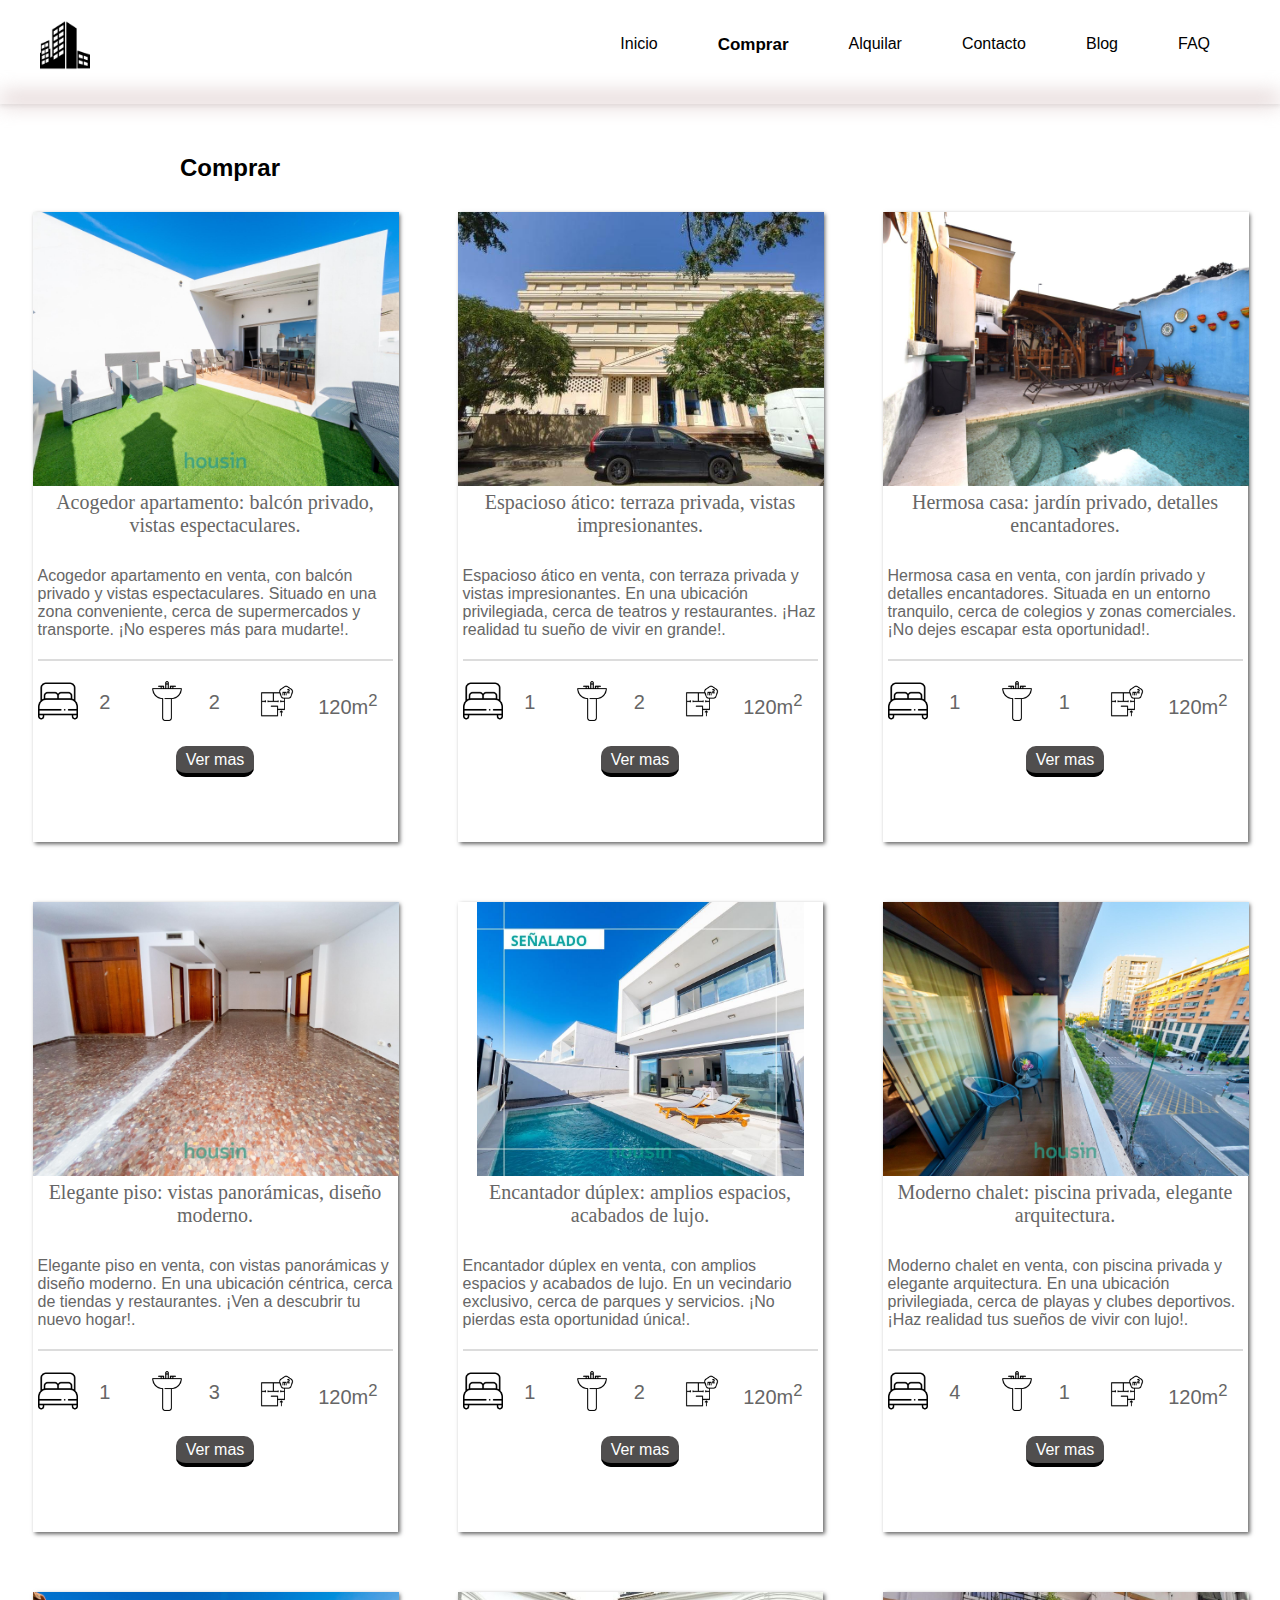
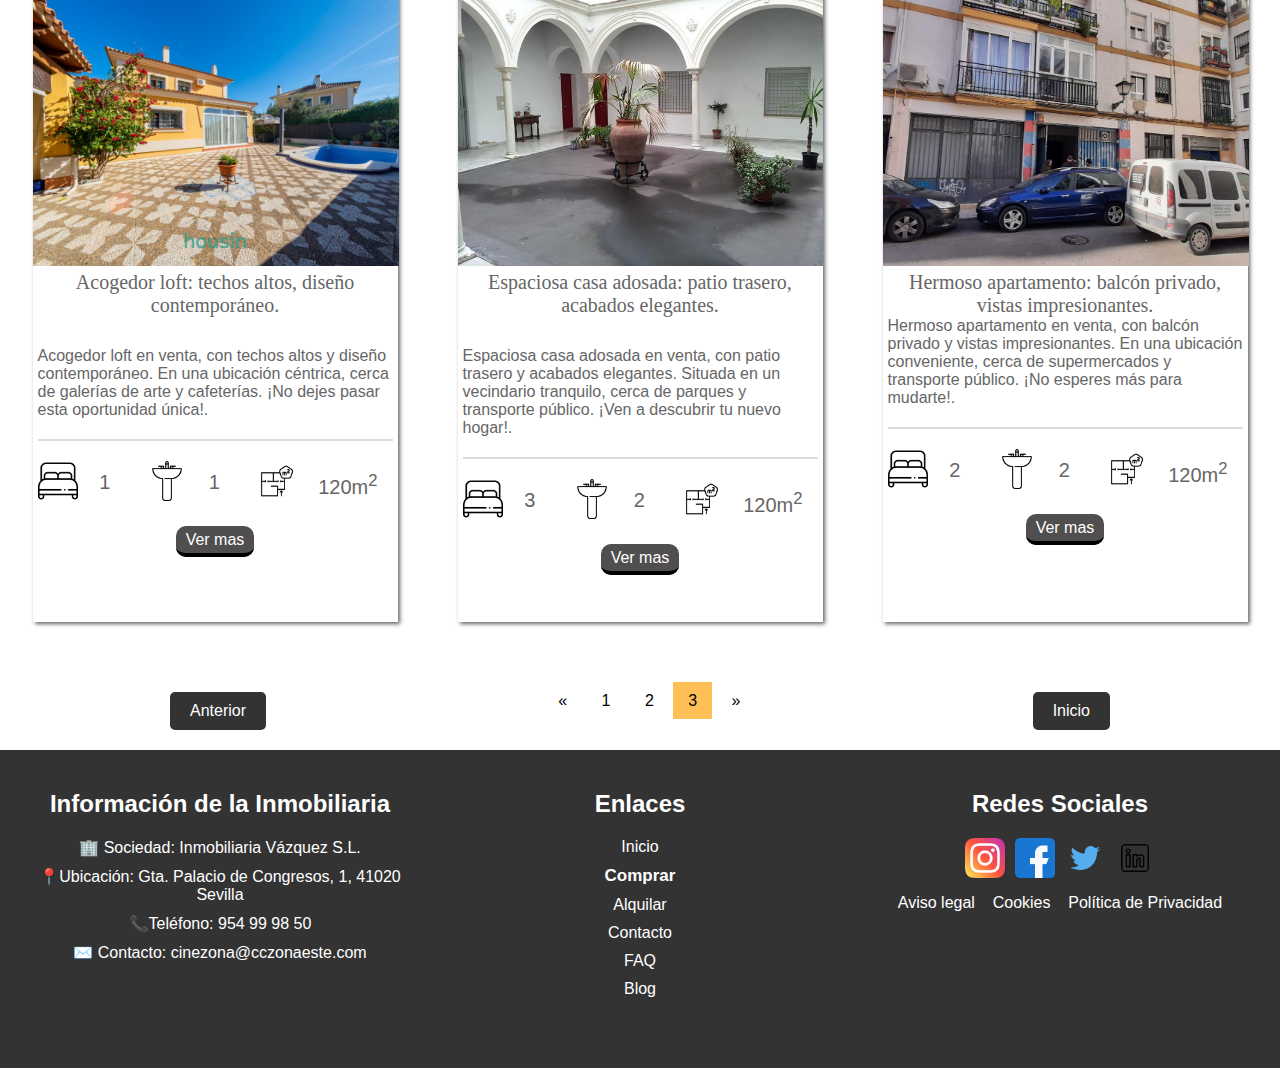
<file: Proyecto Tercer Trimestre/comprar3.html>
<!DOCTYPE html>
<html lang="en">

<head>
    <meta charset="UTF-8">
    <meta name="viewport" content="width=device-width, initial-scale=1.0">
    <link rel="stylesheet" href="style.css">
    <link rel="icon" href="Imagenes/edificios.png" type="image/x-icon">
    <title>Comprar 3/3</title>
</head>

<body>
    <header>
        <nav>
            <div class="logo" id="logo">
                <a href="index.html"><img src="Imagenes/edificios.png" alt="Logo"></a>
            </div>
            <ul>
                <li><a href="index.html">Inicio</a></li>
                <li><a href="comprar1.html" class="index">Comprar</a></li>
                <li><a href="alquilar1.html">Alquilar</a></li>
                <li><a href="contacto.html">Contacto</a></li>
                <li><a href="blog.html">Blog</a></li>
                <li><a href="faq.html">FAQ</a></li>
            </ul>
        </nav>
        <div class="desenfoque"></div>
    </header>

    <div class="titulo">
        <h2>Comprar</h2>
    </div>

    <div class="alineador">

        <div class="tarjeta">
            <div class="imagentarjeta">
                <img src="Imagenes/Casa19.jpg" alt="Figura de Harry Potter con escoba">
            </div>
            <div class="datos">
                <div class="descripcion">
                    <p class="tituloTarjeta">Acogedor apartamento: balcón privado, vistas espectaculares.</p>
                    <p>Acogedor apartamento en venta, con balcón privado y vistas espectaculares. Situado en una zona
                        conveniente, cerca de supermercados y transporte. ¡No esperes más para mudarte!.
                    </p>
                    <hr class="rayaTarjeta">
                </div>

                <div class="iconos">
                    <img src="Imagenes/cama-matrimonial.png" alt="tamaño">
                    <p>2</p>
                    <img src="Imagenes/lavabo.png" alt="cantidad">
                    <p>2</p>
                    <img src="Imagenes/bosquejo.png" alt="precio">
                    <p>120m<sup>2</sup></p>
                </div>
                <div class="btn">
                    <a href="notfound.html" class="boton">Ver mas</a>
                </div>
            </div>
        </div>


        <div class="tarjeta">
            <div class="imagentarjeta">
                <img src="Imagenes/Casa20.jpg" alt="Figura de Harry Potter con escoba">
            </div>
            <div class="datos">
                <div class="descripcion">
                    <p class="tituloTarjeta">Espacioso ático: terraza privada, vistas impresionantes.</p>
                    <p>Espacioso ático en venta, con terraza privada y vistas impresionantes. En una ubicación
                        privilegiada, cerca de teatros y restaurantes. ¡Haz realidad tu sueño de vivir en grande!.
                    </p>
                    <hr class="rayaTarjeta">
                </div>

                <div class="iconos">
                    <img src="Imagenes/cama-matrimonial.png" alt="tamaño">
                    <p>1</p>
                    <img src="Imagenes/lavabo.png" alt="cantidad">
                    <p>2</p>
                    <img src="Imagenes/bosquejo.png" alt="precio">
                    <p>120m<sup>2</sup></p>
                </div>
                <div class="btn">
                    <a href="notfound.html" class="boton">Ver mas</a>
                </div>
            </div>
        </div>

        <div class="tarjeta">
            <div class="imagentarjeta">
                <img src="Imagenes/Casa21.jpg" alt="Figura de Harry Potter con escoba">
            </div>
            <div class="datos">
                <div class="descripcion">
                    <p class="tituloTarjeta">Hermosa casa: jardín privado, detalles encantadores.</p>
                    <p>Hermosa casa en venta, con jardín privado y detalles encantadores. Situada en un entorno
                        tranquilo, cerca de colegios y zonas comerciales. ¡No dejes escapar esta oportunidad!.
                    </p>
                    <hr class="rayaTarjeta">
                </div>

                <div class="iconos">
                    <img src="Imagenes/cama-matrimonial.png" alt="tamaño">
                    <p>1</p>
                    <img src="Imagenes/lavabo.png" alt="cantidad">
                    <p>1</p>
                    <img src="Imagenes/bosquejo.png" alt="precio">
                    <p>120m<sup>2</sup></p>
                </div>
                <div class="btn">
                    <a href="notfound.html" class="boton">Ver mas</a>
                </div>
            </div>
        </div>
    </div>

    <div class="alineador">

        <div class="tarjeta">
            <div class="imagentarjeta">
                <img src="Imagenes/Casa22.jpg" alt="Figura de Harry Potter con escoba">
            </div>
            <div class="datos">
                <div class="descripcion">
                    <p class="tituloTarjeta">Elegante piso: vistas panorámicas, diseño moderno.</p>
                    <p>Elegante piso en venta, con vistas panorámicas y diseño moderno. En una ubicación céntrica, cerca
                        de tiendas y restaurantes. ¡Ven a descubrir tu nuevo hogar!.
                    </p>
                </div>
                <div class="contenedor-rayatarjeta">
                    <hr class="rayaTarjeta">
                </div>
                <div class="iconos">
                    <img src="Imagenes/cama-matrimonial.png" alt="tamaño">
                    <p>1</p>
                    <img src="Imagenes/lavabo.png" alt="cantidad">
                    <p>3</p>
                    <img src="Imagenes/bosquejo.png" alt="precio">
                    <p>120m<sup>2</sup></p>
                </div>
                <div class="btn">
                    <a href="notfound.html" class="boton">Ver mas</a>
                </div>
            </div>
        </div>


        <div class="tarjeta">
            <div class="imagentarjeta">
                <img src="Imagenes/Casa23.jpg" alt="Figura de Harry Potter con escoba">
            </div>
            <div class="datos">
                <div class="descripcion">
                    <p class="tituloTarjeta">Encantador dúplex: amplios espacios, acabados de lujo.</p>
                    <p>Encantador dúplex en venta, con amplios espacios y acabados de lujo. En un vecindario exclusivo,
                        cerca de parques y servicios. ¡No pierdas esta oportunidad única!.
                    </p>
                    <hr class="rayaTarjeta">
                </div>

                <div class="iconos">
                    <img src="Imagenes/cama-matrimonial.png" alt="tamaño">
                    <p>1</p>
                    <img src="Imagenes/lavabo.png" alt="cantidad">
                    <p>2</p>
                    <img src="Imagenes/bosquejo.png" alt="precio">
                    <p>120m<sup>2</sup></p>
                </div>
                <div class="btn">
                    <a href="notfound.html" class="boton">Ver mas</a>
                </div>
            </div>
        </div>

        <div class="tarjeta">
            <div class="imagentarjeta">
                <img src="Imagenes/Casa24.jpg" alt="Figura de Harry Potter con escoba">
            </div>
            <div class="datos">
                <div class="descripcion">
                    <p class="tituloTarjeta">Moderno chalet: piscina privada, elegante arquitectura.</p>
                    <p>Moderno chalet en venta, con piscina privada y elegante arquitectura. En una ubicación
                        privilegiada, cerca de playas y clubes deportivos. ¡Haz realidad tus sueños de vivir con lujo!.
                    </p>
                </div>
                <div class="contenedor-rayatarjeta">
                    <hr class="rayaTarjeta">
                </div>
                <div class="iconos">
                    <img src="Imagenes/cama-matrimonial.png" alt="tamaño">
                    <p>4</p>
                    <img src="Imagenes/lavabo.png" alt="cantidad">
                    <p>1</p>
                    <img src="Imagenes/bosquejo.png" alt="precio">
                    <p>120m<sup>2</sup></p>
                </div>
                <div class="btn">
                    <a href="notfound.html" class="boton">Ver mas</a>
                </div>
            </div>
        </div>
    </div>

    <div class="alineador">
        <div class="tarjeta">
            <div class="imagentarjeta">
                <img src="Imagenes/Casa25.jpg" alt="Figura de Harry Potter con escoba">
            </div>
            <div class="datos">
                <div class="descripcion">
                    <p class="tituloTarjeta">Acogedor loft: techos altos, diseño contemporáneo.</p>
                    <p>Acogedor loft en venta, con techos altos y diseño contemporáneo. En una ubicación céntrica, cerca
                        de galerías de arte y cafeterías. ¡No dejes pasar esta oportunidad única!.
                    </p>
                    <hr class="rayaTarjeta">
                </div>

                <div class="iconos">
                    <img src="Imagenes/cama-matrimonial.png" alt="tamaño">
                    <p>1</p>
                    <img src="Imagenes/lavabo.png" alt="cantidad">
                    <p>1</p>
                    <img src="Imagenes/bosquejo.png" alt="precio">
                    <p>120m<sup>2</sup></p>
                </div>
                <div class="btn">
                    <a href="notfound.html" class="boton">Ver mas</a>
                </div>
            </div>
        </div>

        <div class="tarjeta">
            <div class="imagentarjeta">
                <img src="Imagenes/Casa26.jpg" alt="Figura de Harry Potter con escoba">
            </div>
            <div class="datos">
                <div class="descripcion">
                    <p class="tituloTarjeta">Espaciosa casa adosada: patio trasero, acabados elegantes.</p>
                    <p>Espaciosa casa adosada en venta, con patio trasero y acabados elegantes. Situada en un vecindario
                        tranquilo, cerca de parques y transporte público. ¡Ven a descubrir tu nuevo hogar!.
                    </p>
                    <hr class="rayaTarjeta">
                </div>

                <div class="iconos">
                    <img src="Imagenes/cama-matrimonial.png" alt="tamaño">
                    <p>3</p>
                    <img src="Imagenes/lavabo.png" alt="cantidad">
                    <p>2</p>
                    <img src="Imagenes/bosquejo.png" alt="precio">
                    <p>120m<sup>2</sup></p>
                </div>
                <div class="btn">
                    <a href="notfound.html" class="boton">Ver mas</a>
                </div>
            </div>
        </div>

        <div class="tarjeta">
            <div class="imagentarjeta">
                <img src="Imagenes/Casa27.jpg" alt="Figura de Harry Potter con escoba">
            </div>
            <div class="datos">
                <div class="descripcion">
                    <p class="titulo-tarjeta">Hermoso apartamento: balcón privado, vistas impresionantes.</p>
                    <p>Hermoso apartamento en venta, con balcón privado y vistas impresionantes. En una ubicación
                        conveniente, cerca de supermercados y transporte público. ¡No esperes más para mudarte!.
                    </p>
                    <hr class="rayaTarjeta">
                </div>

                <div class="iconos">
                    <img src="Imagenes/cama-matrimonial.png" alt="tamaño">
                    <p>2</p>
                    <img src="Imagenes/lavabo.png" alt="cantidad">
                    <p>2</p>
                    <img src="Imagenes/bosquejo.png" alt="precio">
                    <p>120m<sup>2</sup></p>
                </div>
                <div class="btn">
                    <a href="notfound.html" class="boton">Ver mas</a>
                </div>
            </div>
        </div>
    </div>

    <div class="pagina">
        <a href="comprar2.html" class="anterior">Anterior</a>
        <ul class="paginacion">
            <li><a href="comprar2.html">«</a></li>
            <li><a href="comprar1.html">1</a></li>
            <li><a href="comprar2.html">2</a></li>
            <li><a href="comprar3.html" class="active">3</a></li>
            <li><a href="notfound.html">»</a></li>
        </ul>
        <a href="index.html" class="siguiente">Inicio</a>
    </div>

    <footer class="footer">
        <div class="footerSeccion">
            <h3>Información de la Inmobiliaria</h3>
            <p>🏢 Sociedad: Inmobiliaria Vázquez S.L.</p>
            <p>📍Ubicación: Gta. Palacio de Congresos, 1, 41020 Sevilla</p>
            <p>📞Teléfono: 954 99 98 50</p>
            <p>✉️ Contacto: cinezona@cczonaeste.com</p>
        </div>

        <div class="footerSeccion">
            <h3>Enlaces</h3>
            <ul>
                <li><a href="index.html">Inicio</a></li>
                <li><a href="comprar1.html" class="index">Comprar</a></li>
                <li><a href="alquilar1.html">Alquilar</a></li>
                <li><a href="contacto.html">Contacto</a></li>
                <li><a href="faq.html">FAQ</a></li>
                <li><a href="blog.html">Blog</a></li>
            </ul>
        </div>

        <div class="footerSeccion">
            <h3>Redes Sociales</h3>
            <ul class="footerIconos">
                <li><a href="notfound.html"><img src="Imagenes/Instagram.png" alt="Instagram"></a></li>
                <li><a href="notfound.html"><img src="Imagenes/Facebook.png" alt="Facebook"></a></li>
                <li><a href="notfound.html"><img src="Imagenes/X.png" alt="Twitter"></a></li>
                <li><a href="notfound.html"><img src="Imagenes/social.png" alt="LinkedIn"></a></li>
            </ul>
            <a href="contacto.html#avisolegal">Aviso legal &nbsp;&nbsp;</a>
            <a href="contacto.html#cookies">Cookies &nbsp;&nbsp;</a>
            <a href="contacto.html#política">Política de Privacidad</a>
        </div>
    </footer>

</body>

</html>
</file>
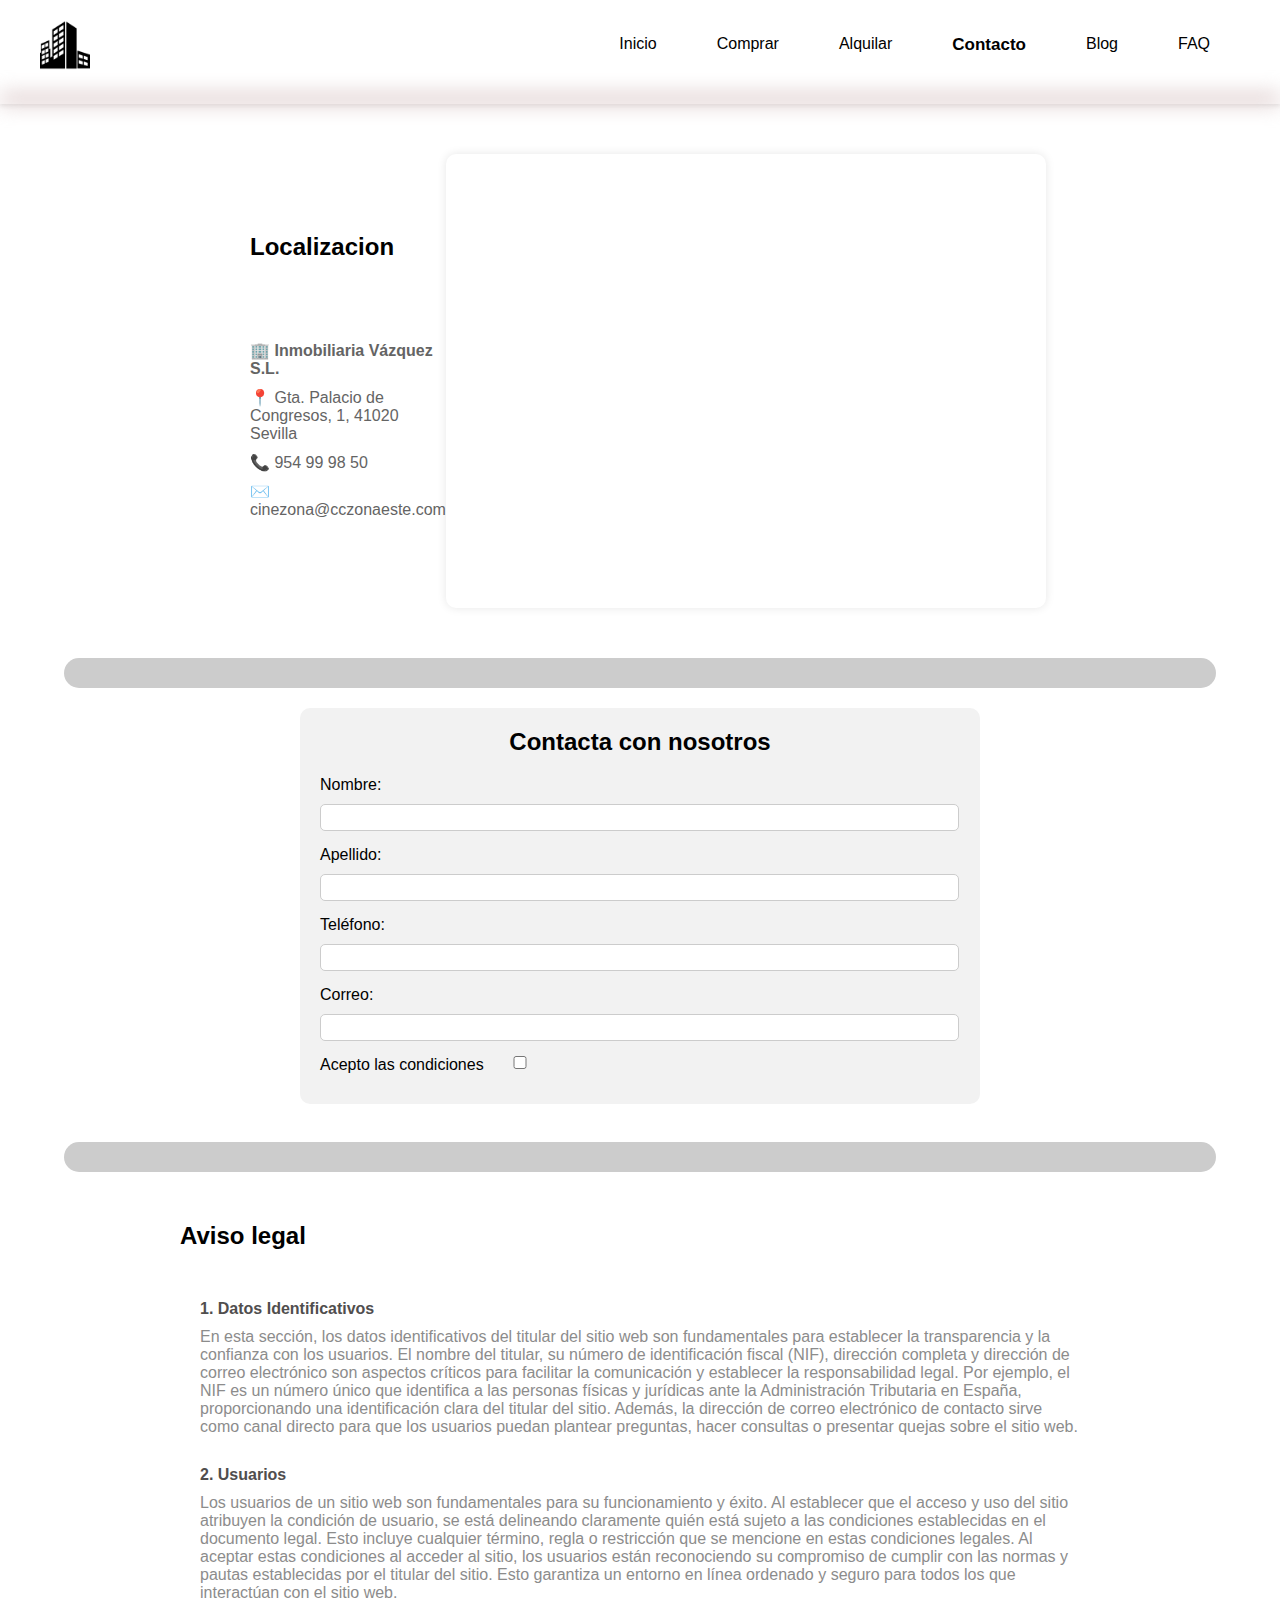
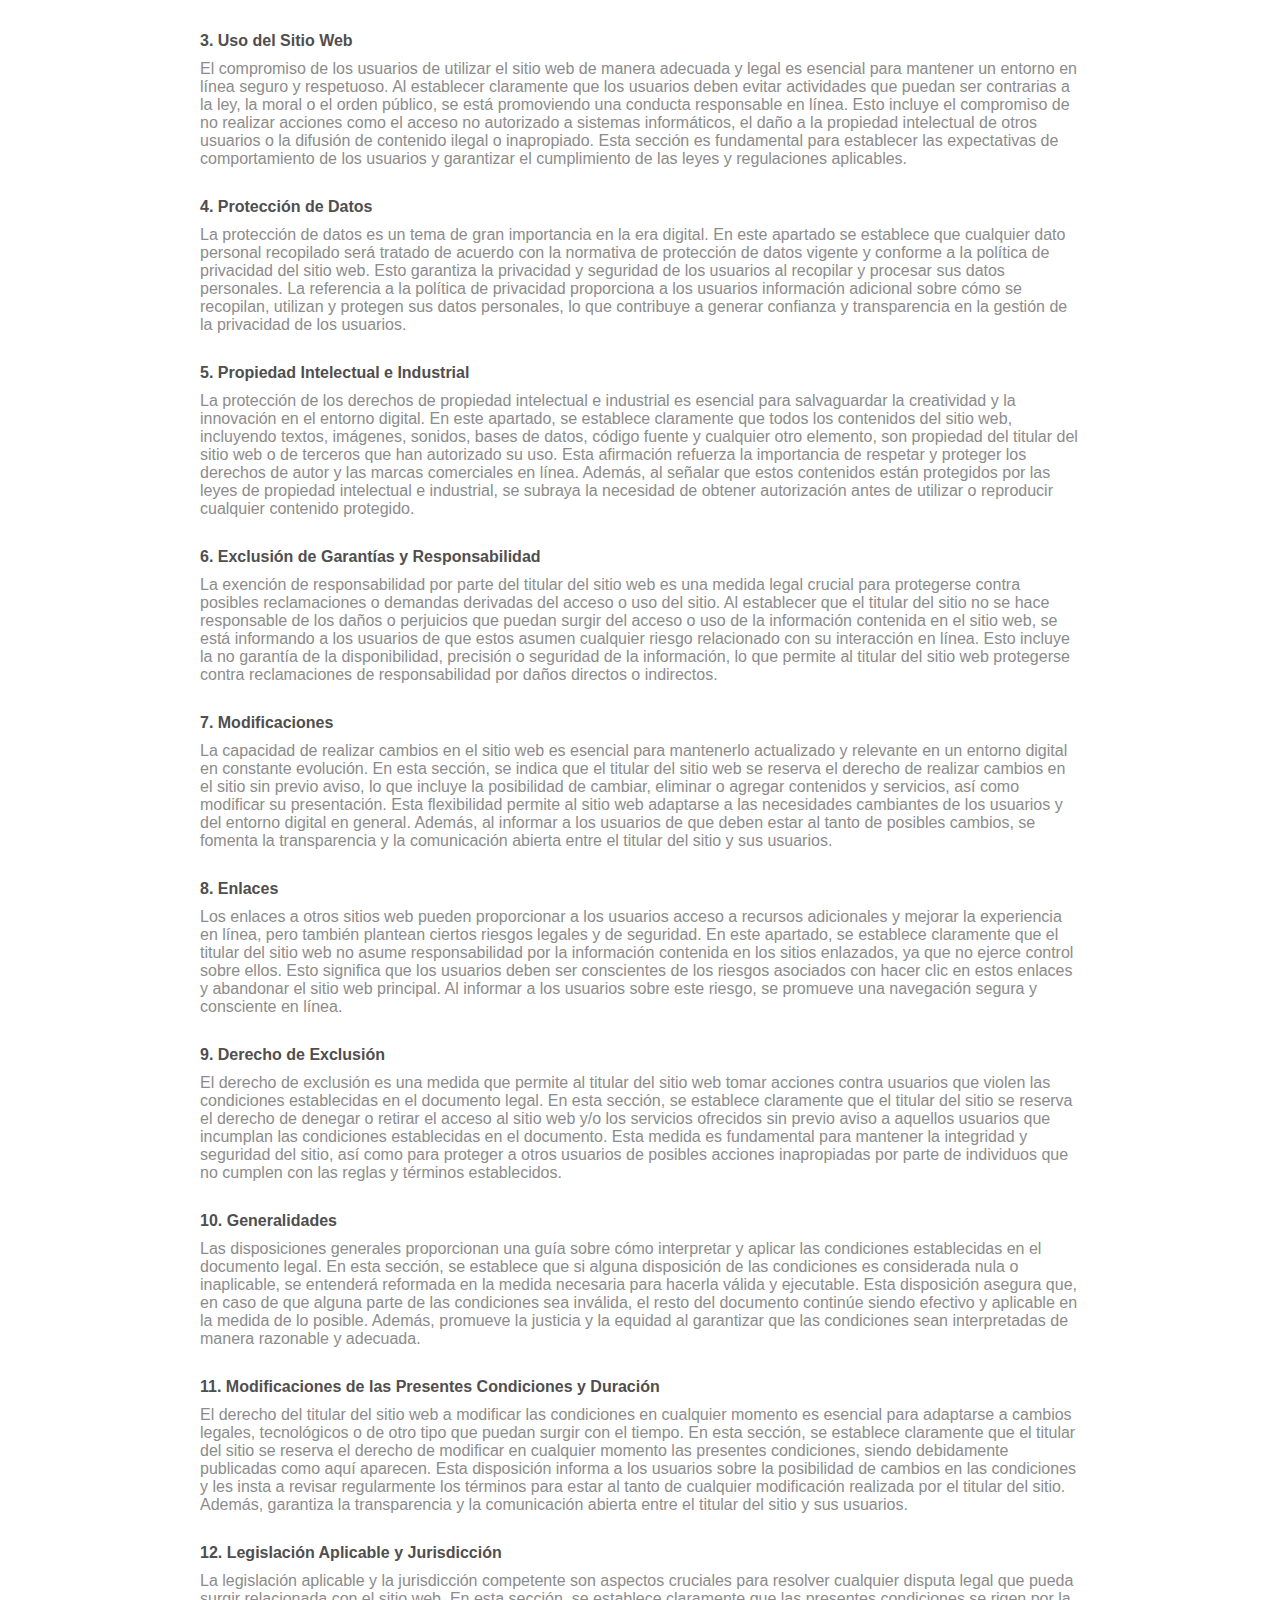
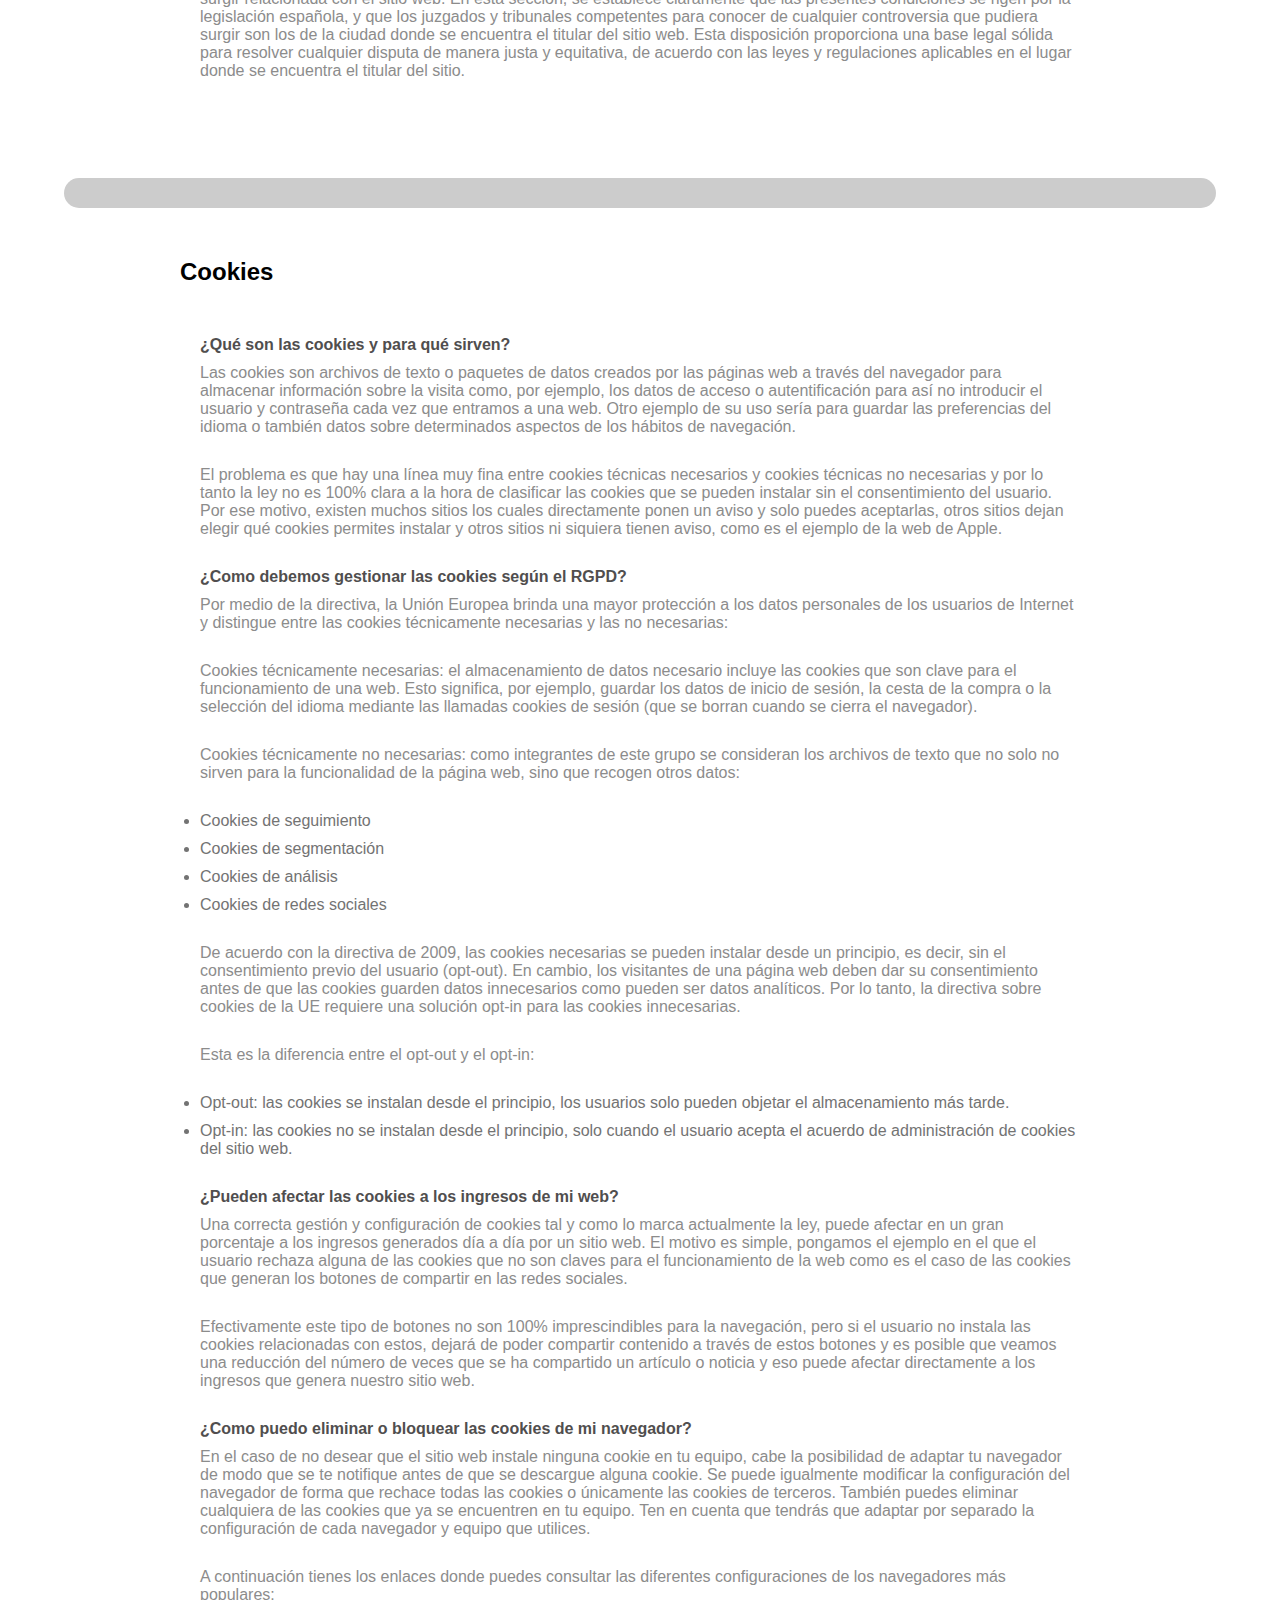
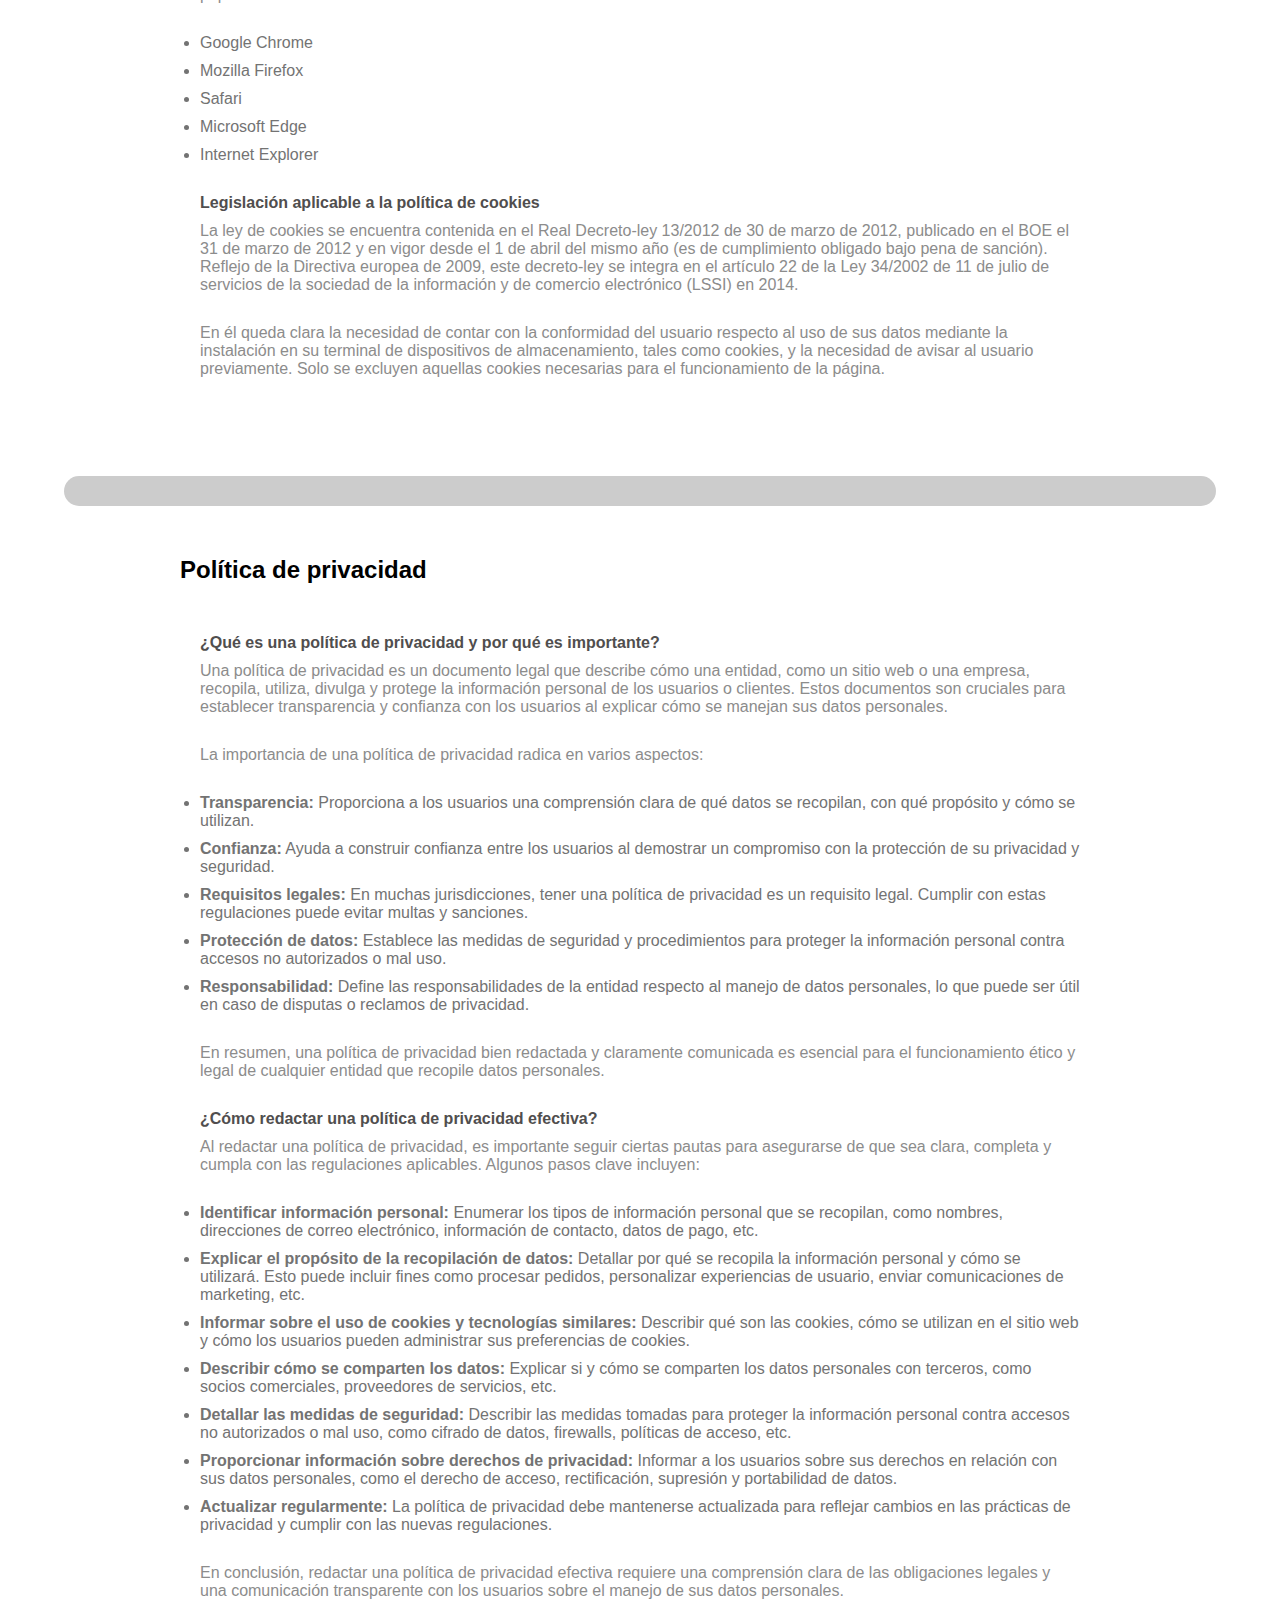
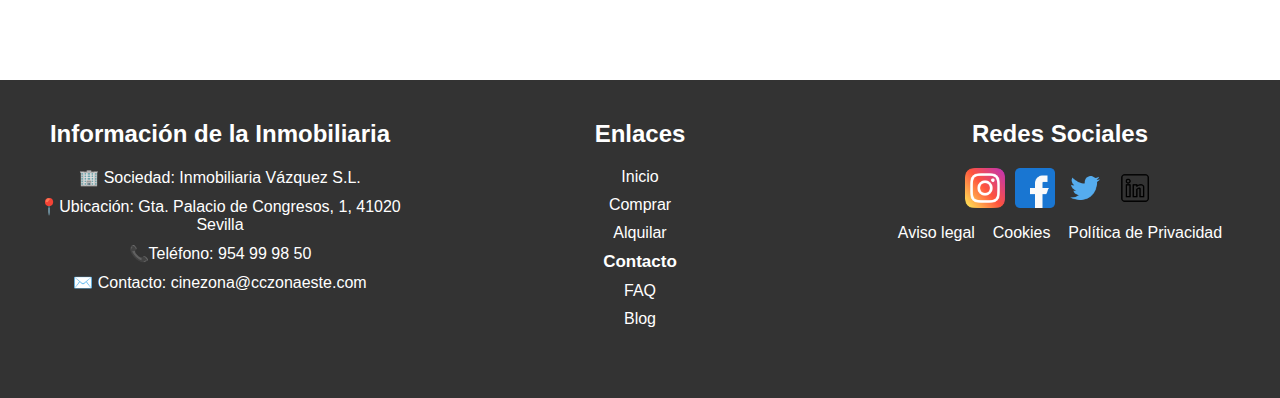
<file: Proyecto Tercer Trimestre/contacto.html>
<!DOCTYPE html>
<html lang="en">

<head>
    <meta charset="UTF-8">
    <meta name="viewport" content="width=device-width, initial-scale=1.0">
    <link rel="stylesheet" href="style.css">
    <link rel="icon" href="Imagenes/edificios.png" type="image/x-icon">
    <title>Contacto</title>
</head>

<body>
    <header>
        <nav>
            <div class="logo" id="logo">
                <a href="index.html"><img src="Imagenes/edificios.png" alt="Logo"></a>
            </div>
            <ul>
                <li><a href="index.html">Inicio</a></li>
                <li><a href="comprar1.html">Comprar</a></li>
                <li><a href="alquilar1.html">Alquilar</a></li>
                <li><a href="contacto.html" class="index">Contacto</a></li>
                <li><a href="blog.html">Blog</a></li>
                <li><a href="faq.html">FAQ</a></li>
            </ul>
        </nav>
        <div class="desenfoque"></div>
    </header>

    <section class="localizacion">
        <div class="localizaciones">
            <h2>Localizacion</h2>
            <p><strong>🏢 Inmobiliaria Vázquez S.L.</strong></p>
            <p>📍 Gta. Palacio de Congresos, 1, 41020 Sevilla</p>
            <p>📞 954 99 98 50</p>
            <p>✉️ cinezona@cczonaeste.com</p>
        </div>
        <div class="cuadroUbicacion">
            <iframe
                src="https://www.google.com/maps/embed?pb=!1m18!1m12!1m3!1d3171.472307788588!2d-5.936637719457168!3d37.405746366161445!2m3!1f0!2f0!3f0!3m2!1i1024!2i768!4f13.1!3m3!1m2!1s0xd126f2ca805d463%3A0xc3f9c51eb10dd1a3!2sZona%20Este%2C%20Sevilla%2C%20Spain!5e0!3m2!1sen!2sus!4v1640230862429!5m2!1sen!2sus"
                width="600" height="450" style="border:0;" allowfullscreen="" loading="lazy">
            </iframe>
        </div>

    </section>

    <div class="separator"></div>

    <section class="contacto">
        <h2>Contacta con nosotros</h2>
        <form action="notfound.html">
            <div class="campo">
                <label for="nombre">Nombre:</label>
                <input type="texto" id="nombre" name="nombre" required>
            </div>
            <div class="campo">
                <label for="apellido">Apellido:</label>
                <input type="texto" id="apellido" name="apellido" required>
            </div>
            <div class="campo">
                <label for="telefono">Teléfono:</label>
                <input type="telefono" id="telefono" name="telefono" required>
            </div>
            <div class="campo">
                <label for="correo">Correo:</label>
                <input type="correo" id="correo" name="correo" required>
            </div>
            <div class="condiciones">
                <input type="checkbox" id="condiciones" required>
                <label for="condiciones">Acepto las condiciones</label>
                <button type="submit" id="continuar">Continuar</button>
            </div>
        </form>
    </section>

    <script>
        document.getElementById("condiciones").addEventListener("change", function () {
            var botonContinuar = document.getElementById("continuar");
            botonContinuar.style.display = this.checked ? "block" : "none";
        });
    </script>

    <br id="avisolegal">

    <div class="separator"></div>

    <div class="titulo">
        <h2>Aviso legal</h2>
    </div>

    <section class="infoLegal">
        <div class="informacionLegal">

            <h4>1. Datos Identificativos</h4>
            <p>En esta sección, los datos identificativos del titular del sitio web son fundamentales para establecer la
                transparencia y la confianza con los usuarios. El nombre del titular, su número de identificación fiscal
                (NIF), dirección completa y dirección de correo electrónico son aspectos críticos para facilitar la
                comunicación y establecer la responsabilidad legal. Por ejemplo, el NIF es un número único que
                identifica a las personas físicas y jurídicas ante la Administración Tributaria en España,
                proporcionando una identificación clara del titular del sitio. Además, la dirección de correo
                electrónico de contacto sirve como canal directo para que los usuarios puedan plantear preguntas, hacer
                consultas o presentar quejas sobre el sitio web.</p>

            <h4>2. Usuarios</h4>
            <p>Los usuarios de un sitio web son fundamentales para su funcionamiento y éxito. Al establecer que el
                acceso y uso del sitio atribuyen la condición de usuario, se está delineando claramente quién está
                sujeto a las condiciones establecidas en el documento legal. Esto incluye cualquier término, regla o
                restricción que se mencione en estas condiciones legales. Al aceptar estas condiciones al acceder al
                sitio, los usuarios están reconociendo su compromiso de cumplir con las normas y pautas establecidas por
                el titular del sitio. Esto garantiza un entorno en línea ordenado y seguro para todos los que
                interactúan con el sitio web.</p>

            <h4>3. Uso del Sitio Web</h4>
            <p>El compromiso de los usuarios de utilizar el sitio web de manera adecuada y legal es esencial para
                mantener un entorno en línea seguro y respetuoso. Al establecer claramente que los usuarios deben evitar
                actividades que puedan ser contrarias a la ley, la moral o el orden público, se está promoviendo una
                conducta responsable en línea. Esto incluye el compromiso de no realizar acciones como el acceso no
                autorizado a sistemas informáticos, el daño a la propiedad intelectual de otros usuarios o la difusión
                de contenido ilegal o inapropiado. Esta sección es fundamental para establecer las expectativas de
                comportamiento de los usuarios y garantizar el cumplimiento de las leyes y regulaciones aplicables.</p>

            <h4>4. Protección de Datos</h4>
            <p>La protección de datos es un tema de gran importancia en la era digital. En este apartado se establece
                que cualquier dato personal recopilado será tratado de acuerdo con la normativa de protección de datos
                vigente y conforme a la política de privacidad del sitio web. Esto garantiza la privacidad y seguridad
                de los usuarios al recopilar y procesar sus datos personales. La referencia a la política de privacidad
                proporciona a los usuarios información adicional sobre cómo se recopilan, utilizan y protegen sus datos
                personales, lo que contribuye a generar confianza y transparencia en la gestión de la privacidad de los
                usuarios.</p>

            <h4>5. Propiedad Intelectual e Industrial</h4>
            <p>La protección de los derechos de propiedad intelectual e industrial es esencial para salvaguardar la
                creatividad y la innovación en el entorno digital. En este apartado, se establece claramente que todos
                los contenidos del sitio web, incluyendo textos, imágenes, sonidos, bases de datos, código fuente y
                cualquier otro elemento, son propiedad del titular del sitio web o de terceros que han autorizado su
                uso. Esta afirmación refuerza la importancia de respetar y proteger los derechos de autor y las marcas
                comerciales en línea. Además, al señalar que estos contenidos están protegidos por las leyes de
                propiedad intelectual e industrial, se subraya la necesidad de obtener autorización antes de utilizar o
                reproducir cualquier contenido protegido.</p>

            <h4>6. Exclusión de Garantías y Responsabilidad</h4>
            <p>La exención de responsabilidad por parte del titular del sitio web es una medida legal crucial para
                protegerse contra posibles reclamaciones o demandas derivadas del acceso o uso del sitio. Al establecer
                que el titular del sitio no se hace responsable de los daños o perjuicios que puedan surgir del acceso o
                uso de la información contenida en el sitio web, se está informando a los usuarios de que estos asumen
                cualquier riesgo relacionado con su interacción en línea. Esto incluye la no garantía de la
                disponibilidad, precisión o seguridad de la información, lo que permite al titular del sitio web
                protegerse contra reclamaciones de responsabilidad por daños directos o indirectos.</p>

            <h4>7. Modificaciones</h4>
            <p>La capacidad de realizar cambios en el sitio web es esencial para mantenerlo actualizado y relevante en
                un entorno digital en constante evolución. En esta sección, se indica que el titular del sitio web se
                reserva el derecho de realizar cambios en el sitio sin previo aviso, lo que incluye la posibilidad de
                cambiar, eliminar o agregar contenidos y servicios, así como modificar su presentación. Esta
                flexibilidad permite al sitio web adaptarse a las necesidades cambiantes de los usuarios y del entorno
                digital en general. Además, al informar a los usuarios de que deben estar al tanto de posibles cambios,
                se fomenta la transparencia y la comunicación abierta entre el titular del sitio y sus usuarios.</p>

            <h4>8. Enlaces</h4>
            <p>Los enlaces a otros sitios web pueden proporcionar a los usuarios acceso a recursos adicionales y mejorar
                la experiencia en línea, pero también plantean ciertos riesgos legales y de seguridad. En este apartado,
                se establece claramente que el titular del sitio web no asume responsabilidad por la información
                contenida en los sitios enlazados, ya que no ejerce control sobre ellos. Esto significa que los usuarios
                deben ser conscientes de los riesgos asociados con hacer clic en estos enlaces y abandonar el sitio web
                principal. Al informar a los usuarios sobre este riesgo, se promueve una navegación segura y consciente
                en línea.</p>

            <h4>9. Derecho de Exclusión</h4>
            <p>El derecho de exclusión es una medida que permite al titular del sitio web tomar acciones contra usuarios
                que violen las condiciones establecidas en el documento legal. En esta sección, se establece claramente
                que el titular del sitio se reserva el derecho de denegar o retirar el acceso al sitio web y/o los
                servicios ofrecidos sin previo aviso a aquellos usuarios que incumplan las condiciones establecidas en
                el documento. Esta medida es fundamental para mantener la integridad y seguridad del sitio, así como
                para proteger a otros usuarios de posibles acciones inapropiadas por parte de individuos que no cumplen
                con las reglas y términos establecidos.</p>

            <h4>10. Generalidades</h4>
            <p>Las disposiciones generales proporcionan una guía sobre cómo interpretar y aplicar las condiciones
                establecidas en el documento legal. En esta sección, se establece que si alguna disposición de las
                condiciones es considerada nula o inaplicable, se entenderá reformada en la medida necesaria para
                hacerla válida y ejecutable. Esta disposición asegura que, en caso de que alguna parte de las
                condiciones sea inválida, el resto del documento continúe siendo efectivo y aplicable en la medida de lo
                posible. Además, promueve la justicia y la equidad al garantizar que las condiciones sean interpretadas
                de manera razonable y adecuada.</p>

            <h4>11. Modificaciones de las Presentes Condiciones y Duración</h4>
            <p>El derecho del titular del sitio web a modificar las condiciones en cualquier momento es esencial para
                adaptarse a cambios legales, tecnológicos o de otro tipo que puedan surgir con el tiempo. En esta
                sección, se establece claramente que el titular del sitio se reserva el derecho de modificar en
                cualquier momento las presentes condiciones, siendo debidamente publicadas como aquí aparecen. Esta
                disposición informa a los usuarios sobre la posibilidad de cambios en las condiciones y les insta a
                revisar regularmente los términos para estar al tanto de cualquier modificación realizada por el titular
                del sitio. Además, garantiza la transparencia y la comunicación abierta entre el titular del sitio y sus
                usuarios.</p>

            <h4>12. Legislación Aplicable y Jurisdicción</h4>
            <p>La legislación aplicable y la jurisdicción competente son aspectos cruciales para resolver cualquier
                disputa legal que pueda surgir relacionada con el sitio web. En esta sección, se establece claramente
                que las presentes condiciones se rigen por la legislación española, y que los juzgados y tribunales
                competentes para conocer de cualquier controversia que pudiera surgir son los de la ciudad donde se
                encuentra el titular del sitio web. Esta disposición proporciona una base legal sólida para resolver
                cualquier disputa de manera justa y equitativa, de acuerdo con las leyes y regulaciones aplicables en el
                lugar donde se encuentra el titular del sitio.</p>
        </div>
    </section>
    <br id="cookies">

    <div class="separator"></div>

    <div class="titulo">
        <h2>Cookies</h2>
    </div>

    <section class="infoLegal">
        <div class="informacionLegal">

            <h4>¿Qué son las cookies y para qué sirven?</h4>
            <p>Las cookies son archivos de texto o paquetes de datos creados por las páginas web a través del navegador
                para almacenar información sobre la visita como, por ejemplo, los datos de acceso o autentificación para
                así no introducir el usuario y contraseña cada vez que entramos a una web. Otro ejemplo de su uso sería
                para guardar las preferencias del idioma o también datos sobre determinados aspectos de los hábitos de
                navegación.</p>

            <p>El problema es que hay una línea muy fina entre cookies técnicas necesarios y cookies técnicas no
                necesarias y por lo tanto la ley no es 100% clara a la hora de clasificar las cookies que se pueden
                instalar sin el consentimiento del usuario. Por ese motivo, existen muchos sitios los cuales
                directamente ponen un aviso y solo puedes aceptarlas, otros sitios dejan elegir qué cookies permites
                instalar y otros sitios ni siquiera tienen aviso, como es el ejemplo de la web de Apple.</p>

            <h4>¿Como debemos gestionar las cookies según el RGPD?</h4>
            <p>Por medio de la directiva, la Unión Europea brinda una mayor protección a los datos personales de los
                usuarios de Internet y distingue entre las cookies técnicamente necesarias y las no necesarias:</p>

            <p>Cookies técnicamente necesarias: el almacenamiento de datos necesario incluye las cookies que son clave
                para el funcionamiento de una web. Esto significa, por ejemplo, guardar los datos de inicio de sesión,
                la cesta de la compra o la selección del idioma mediante las llamadas cookies de sesión (que se borran
                cuando se cierra el navegador).</p>
            <p>Cookies técnicamente no necesarias: como integrantes de este grupo se consideran los archivos de texto
                que no solo no sirven para la funcionalidad de la página web, sino que recogen otros datos:</p>

            <ul>
                <li>Cookies de seguimiento</li>
                <li>Cookies de segmentación</li>
                <li>Cookies de análisis</li>
                <li>Cookies de redes sociales</li>
            </ul>

            <p>De acuerdo con la directiva de 2009, las cookies necesarias se pueden instalar desde un principio, es
                decir, sin el consentimiento previo del usuario (opt-out). En cambio, los visitantes de una página web
                deben dar su consentimiento antes de que las cookies guarden datos innecesarios como pueden ser datos
                analíticos. Por lo tanto, la directiva sobre cookies de la UE requiere una solución opt-in para las
                cookies innecesarias.</p>

            <p>Esta es la diferencia entre el opt-out y el opt-in:</p>

            <ul>
                <li>Opt-out: las cookies se instalan desde el principio, los usuarios solo pueden objetar el
                    almacenamiento más tarde.</li>
                <li>Opt-in: las cookies no se instalan desde el principio, solo cuando el usuario acepta el acuerdo de
                    administración de cookies del sitio web.</li>
            </ul>

            <h4>¿Pueden afectar las cookies a los ingresos de mi web?</h4>
            <p>Una correcta gestión y configuración de cookies tal y como lo marca actualmente la ley, puede afectar en
                un gran porcentaje a los ingresos generados día a día por un sitio web. El motivo es simple, pongamos el
                ejemplo en el que el usuario rechaza alguna de las cookies que no son claves para el funcionamiento de
                la web como es el caso de las cookies que generan los botones de compartir en las redes sociales.</p>

            <p>Efectivamente este tipo de botones no son 100% imprescindibles para la navegación, pero si el usuario no
                instala las cookies relacionadas con estos, dejará de poder compartir contenido a través de estos
                botones y es posible que veamos una reducción del número de veces que se ha compartido un artículo o
                noticia y eso puede afectar directamente a los ingresos que genera nuestro sitio web.</p>

            <h4>¿Como puedo eliminar o bloquear las cookies de mi navegador?</h4>

            <p>En el caso de no desear que el sitio web instale ninguna cookie en tu equipo, cabe la posibilidad de
                adaptar tu navegador de modo que se te notifique antes de que se descargue alguna cookie. Se puede
                igualmente modificar la configuración del navegador de forma que rechace todas las cookies o únicamente
                las cookies de terceros. También puedes eliminar cualquiera de las cookies que ya se encuentren en tu
                equipo. Ten en cuenta que tendrás que adaptar por separado la configuración de cada navegador y equipo
                que utilices.</p>

            <p>A continuación tienes los enlaces donde puedes consultar las diferentes configuraciones de los
                navegadores más populares:</p>

            <ul>
                <li>Google Chrome</li>
                <li>Mozilla Firefox</li>
                <li>Safari</li>
                <li>Microsoft Edge</li>
                <li>Internet Explorer</li>
            </ul>

            <h4>Legislación aplicable a la política de cookies</h4>

            <p>La ley de cookies se encuentra contenida en el Real Decreto-ley 13/2012 de 30 de marzo de 2012, publicado
                en el BOE el 31 de marzo de 2012 y en vigor desde el 1 de abril del mismo año (es de cumplimiento
                obligado bajo pena de sanción). Reflejo de la Directiva europea de 2009, este decreto-ley se integra en
                el artículo 22 de la Ley 34/2002 de 11 de julio de servicios de la sociedad de la información y de
                comercio electrónico (LSSI) en 2014.</p>

            <p>En él queda clara la necesidad de contar con la conformidad del usuario respecto al uso de sus datos
                mediante la instalación en su terminal de dispositivos de almacenamiento, tales como cookies, y la
                necesidad de avisar al usuario previamente. Solo se excluyen aquellas cookies necesarias para el
                funcionamiento de la página.</p>
        </div>
    </section>
    <br id="política">

    <div class="separator"></div>

    <div class="titulo">
        <h2>Política de privacidad</h2>
    </div>

    <section class="infoLegal">
        <div class="informacionLegal">

            <h4>¿Qué es una política de privacidad y por qué es importante?</h4>
            <p>Una política de privacidad es un documento legal que describe cómo una entidad, como un sitio web o una
                empresa, recopila, utiliza, divulga y protege la información personal de los usuarios o clientes. Estos
                documentos son cruciales para establecer transparencia y confianza con los usuarios al explicar cómo se
                manejan sus datos personales.</p>
            <p>La importancia de una política de privacidad radica en varios aspectos:</p>
            <ul>
                <li><strong>Transparencia:</strong> Proporciona a los usuarios una comprensión clara de qué datos se
                    recopilan, con qué propósito y cómo se utilizan.</li>
                <li><strong>Confianza:</strong> Ayuda a construir confianza entre los usuarios al demostrar un
                    compromiso con la protección de su privacidad y seguridad.</li>
                <li><strong>Requisitos legales:</strong> En muchas jurisdicciones, tener una política de privacidad es
                    un requisito legal. Cumplir con estas regulaciones puede evitar multas y sanciones.</li>
                <li><strong>Protección de datos:</strong> Establece las medidas de seguridad y procedimientos para
                    proteger la información personal contra accesos no autorizados o mal uso.</li>
                <li><strong>Responsabilidad:</strong> Define las responsabilidades de la entidad respecto al manejo de
                    datos personales, lo que puede ser útil en caso de disputas o reclamos de privacidad.</li>
            </ul>
            <p>En resumen, una política de privacidad bien redactada y claramente comunicada es esencial para el
                funcionamiento ético y legal de cualquier entidad que recopile datos personales.</p>
            <h4>¿Cómo redactar una política de privacidad efectiva?</h4>
            <p>Al redactar una política de privacidad, es importante seguir ciertas pautas para asegurarse de que sea
                clara, completa y cumpla con las regulaciones aplicables. Algunos pasos clave incluyen:</p>
            <ul>
                <li><strong>Identificar información personal:</strong> Enumerar los tipos de información personal que se
                    recopilan, como nombres, direcciones de correo electrónico, información de contacto, datos de pago,
                    etc.</li>
                <li><strong>Explicar el propósito de la recopilación de datos:</strong> Detallar por qué se recopila la
                    información personal y cómo se utilizará. Esto puede incluir fines como procesar pedidos,
                    personalizar experiencias de usuario, enviar comunicaciones de marketing, etc.</li>
                <li><strong>Informar sobre el uso de cookies y tecnologías similares:</strong> Describir qué son las
                    cookies, cómo se utilizan en el sitio web y cómo los usuarios pueden administrar sus preferencias de
                    cookies.</li>
                <li><strong>Describir cómo se comparten los datos:</strong> Explicar si y cómo se comparten los datos
                    personales con terceros, como socios comerciales, proveedores de servicios, etc.</li>
                <li><strong>Detallar las medidas de seguridad:</strong> Describir las medidas tomadas para proteger la
                    información personal contra accesos no autorizados o mal uso, como cifrado de datos, firewalls,
                    políticas de acceso, etc.</li>
                <li><strong>Proporcionar información sobre derechos de privacidad:</strong> Informar a los usuarios
                    sobre sus derechos en relación con sus datos personales, como el derecho de acceso, rectificación,
                    supresión y portabilidad de datos.</li>
                <li><strong>Actualizar regularmente:</strong> La política de privacidad debe mantenerse actualizada para
                    reflejar cambios en las prácticas de privacidad y cumplir con las nuevas regulaciones.</li>
            </ul>
            <p>En conclusión, redactar una política de privacidad efectiva requiere una comprensión clara de las
                obligaciones legales y una comunicación transparente con los usuarios sobre el manejo de sus datos
                personales.</p>
    </section>

    <footer class="footer">
        <div class="footerSeccion">
            <h3>Información de la Inmobiliaria</h3>
            <p>🏢 Sociedad: Inmobiliaria Vázquez S.L.</p>
            <p>📍Ubicación: Gta. Palacio de Congresos, 1, 41020 Sevilla</p>
            <p>📞Teléfono: 954 99 98 50</p>
            <p>✉️ Contacto: cinezona@cczonaeste.com</p>
        </div>

        <div class="footerSeccion">
            <h3>Enlaces</h3>
            <ul>
                <li><a href="index.html">Inicio</a></li>
                <li><a href="comprar1.html">Comprar</a></li>
                <li><a href="alquilar1.html">Alquilar</a></li>
                <li><a href="contacto.html" class="index">Contacto</a></li>
                <li><a href="faq.html">FAQ</a></li>
                <li><a href="blog.html">Blog</a></li>
            </ul>
        </div>

        <div class="footerSeccion">
            <h3>Redes Sociales</h3>
            <ul class="footerIconos">
                <li><a href="notfound.html"><img src="Imagenes/Instagram.png" alt="Instagram"></a></li>
                <li><a href="notfound.html"><img src="Imagenes/Facebook.png" alt="Facebook"></a></li>
                <li><a href="notfound.html"><img src="Imagenes/X.png" alt="Twitter"></a></li>
                <li><a href="notfound.html"><img src="Imagenes/social.png" alt="LinkedIn"></a></li>
            </ul>
            <a href="contacto.html#avisolegal">Aviso legal &nbsp;&nbsp;</a>
            <a href="contacto.html#cookies">Cookies &nbsp;&nbsp;</a>
            <a href="contacto.html#política">Política de Privacidad</a>
        </div>
    </footer>

</body>

</html>
</file>
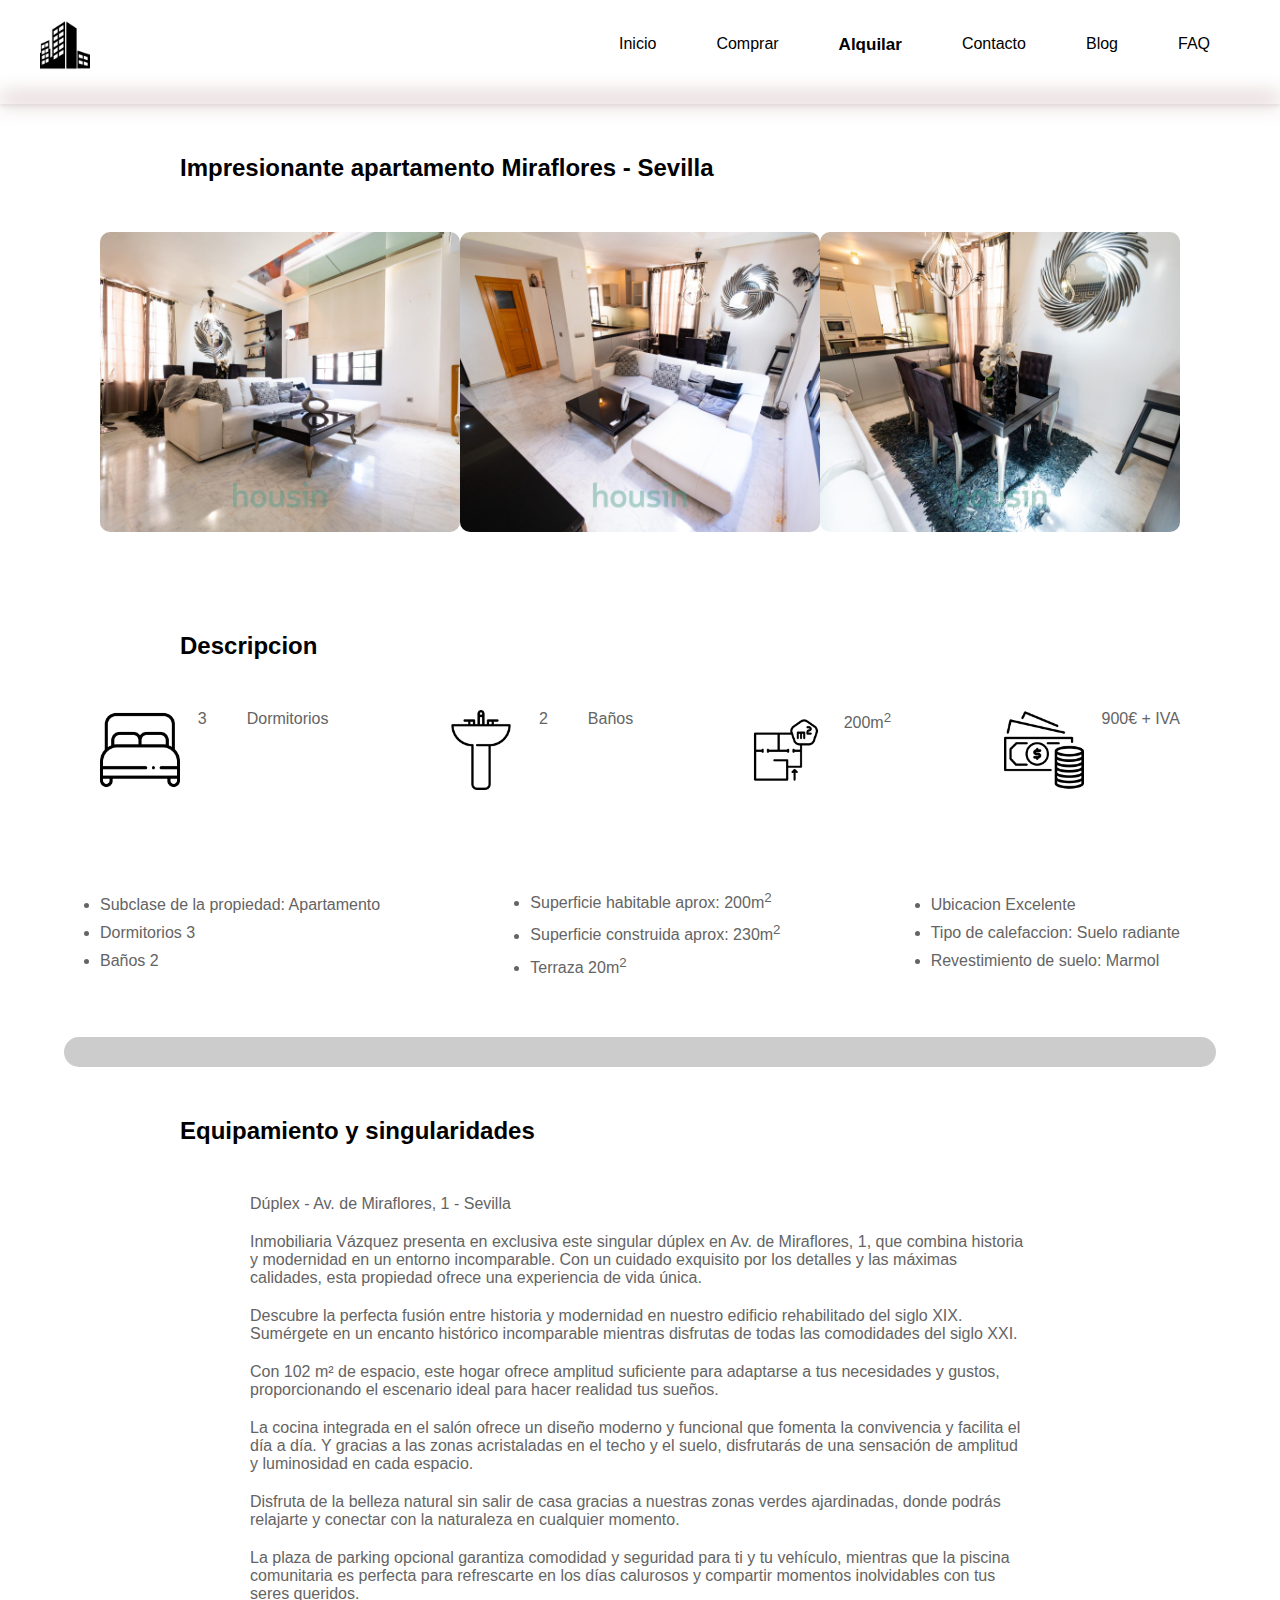
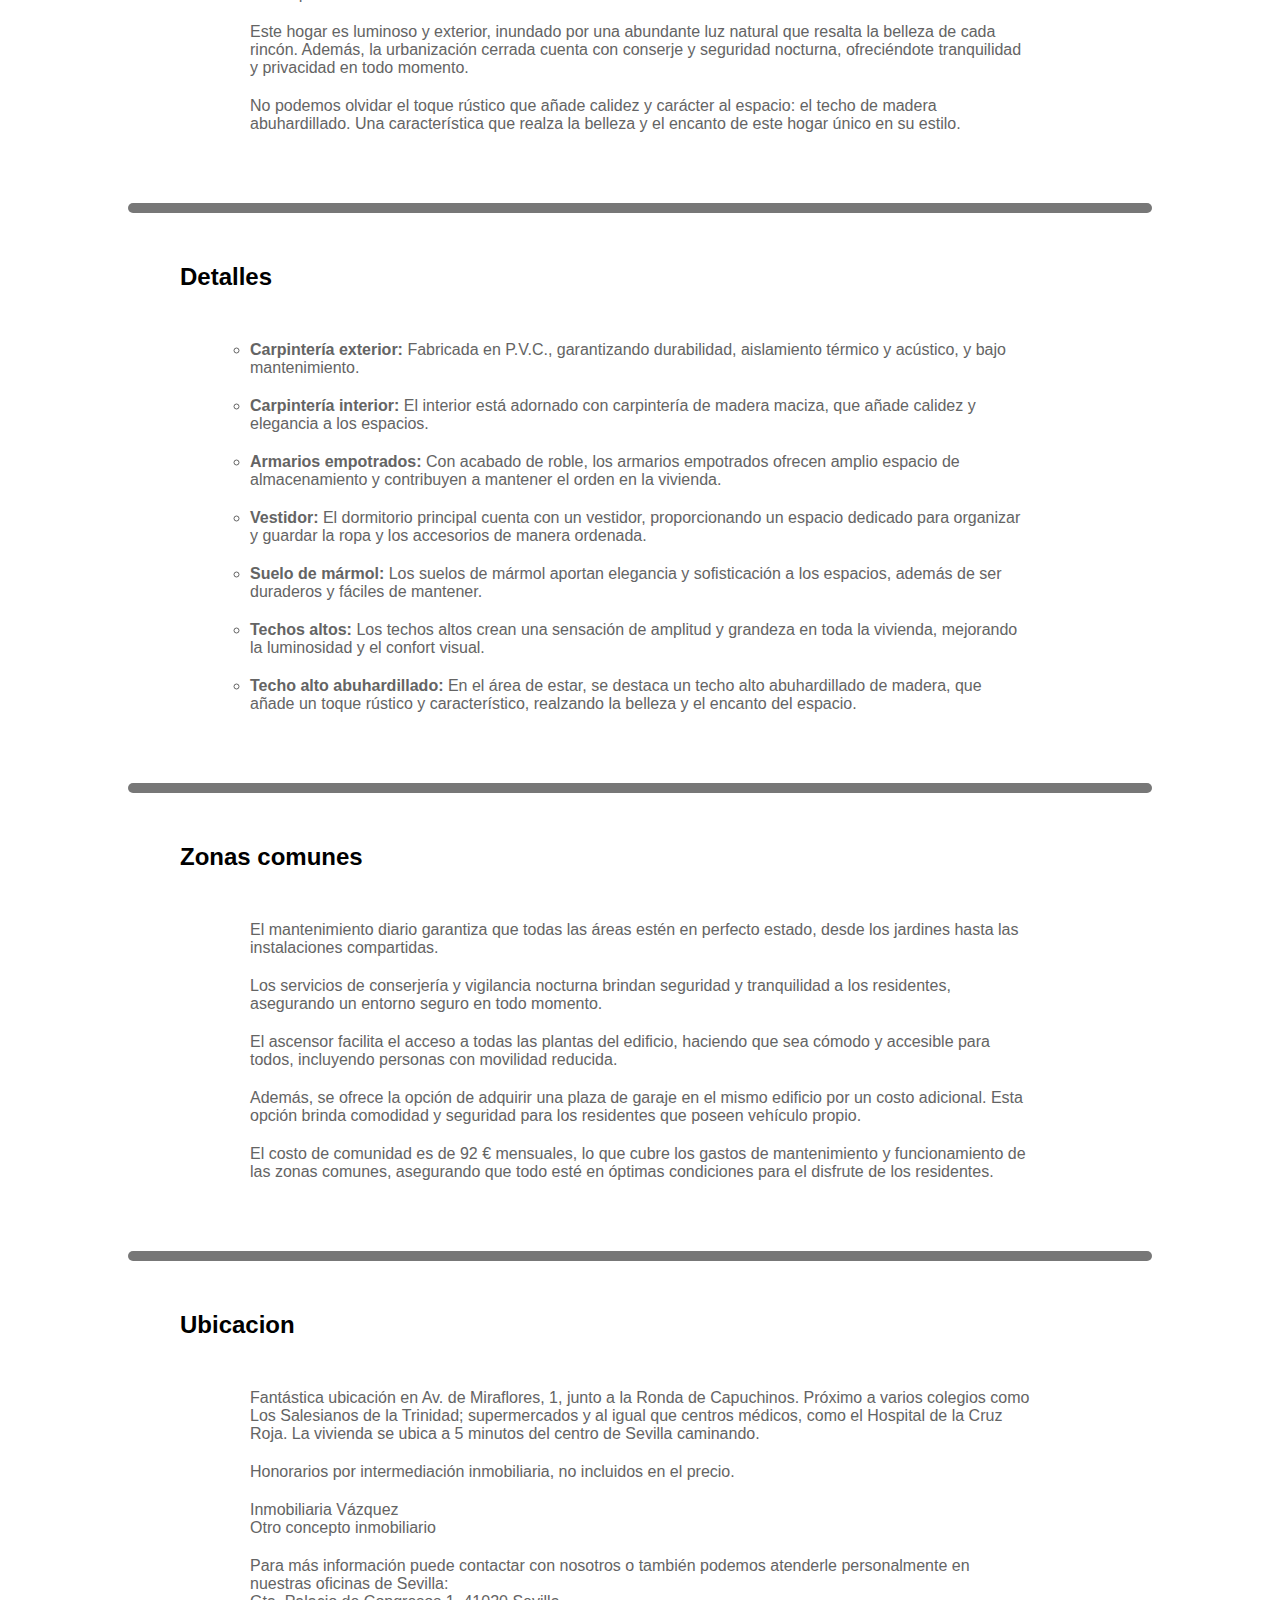
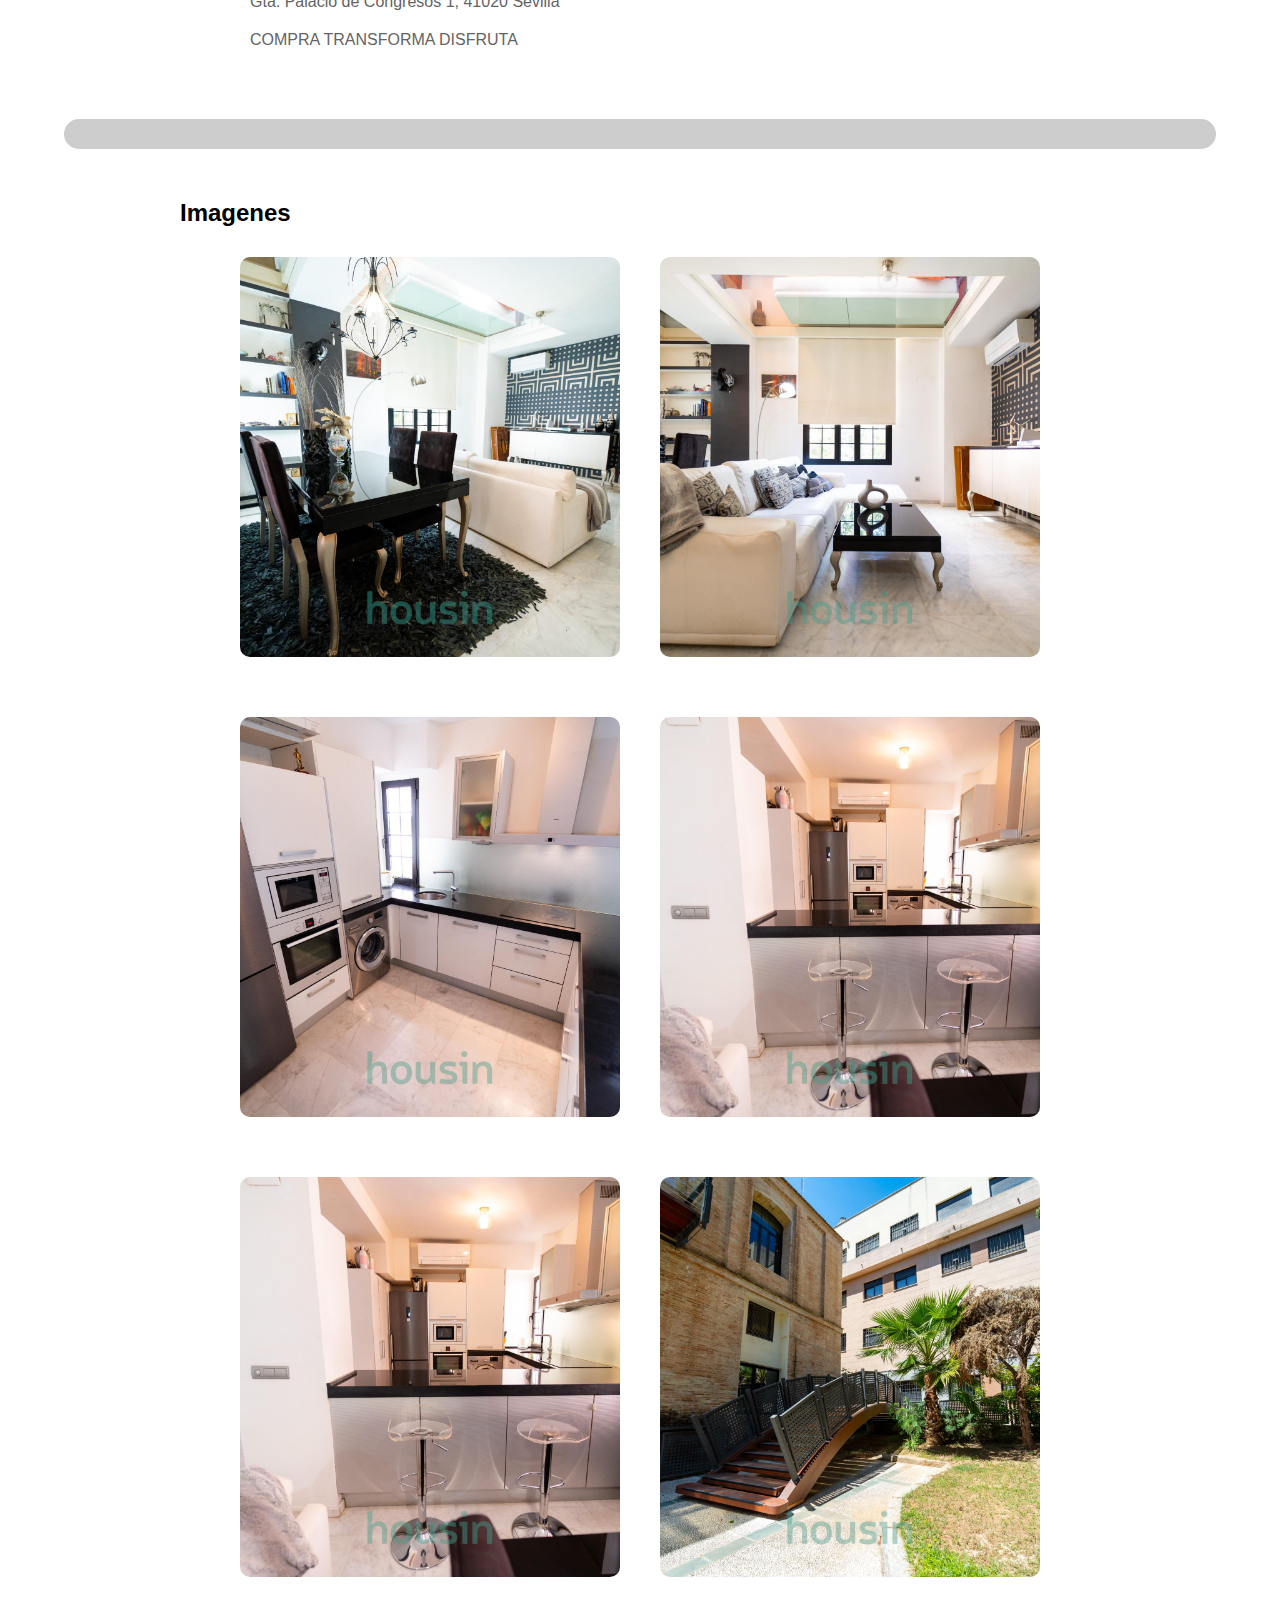
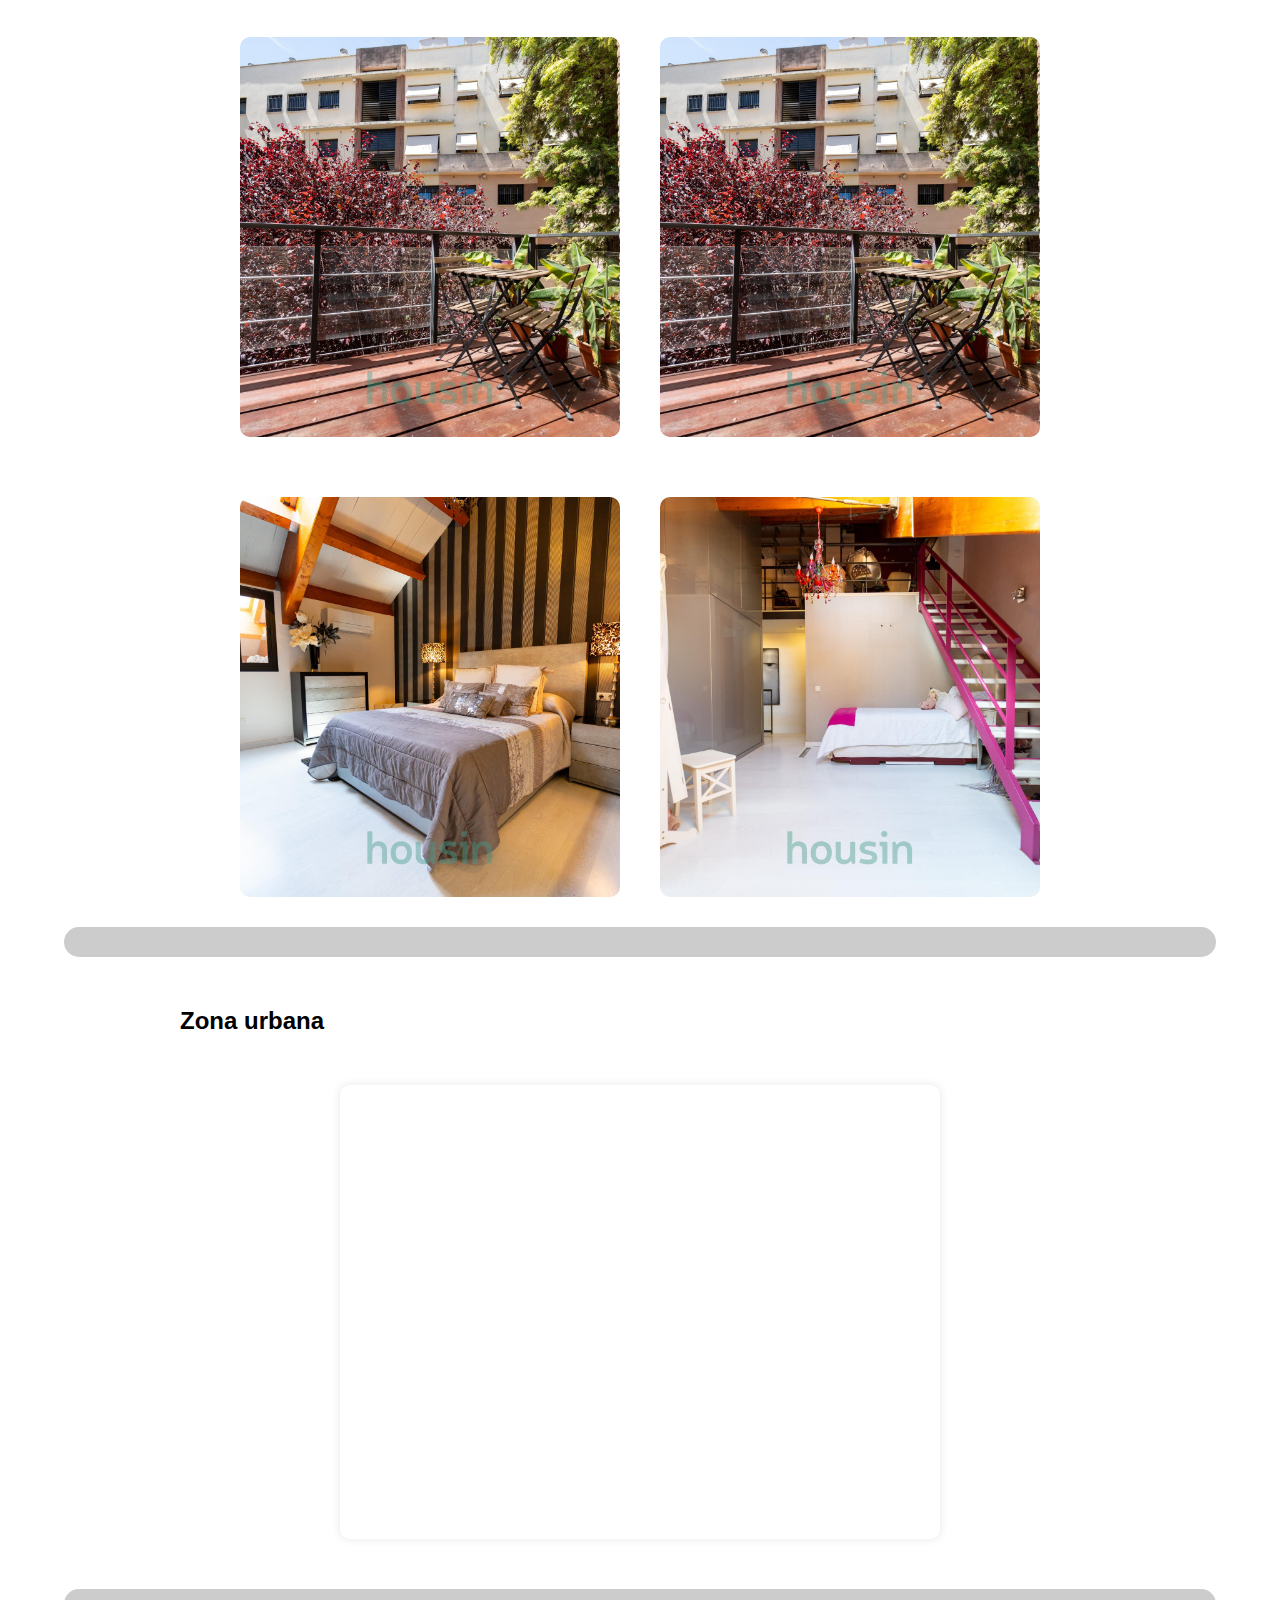
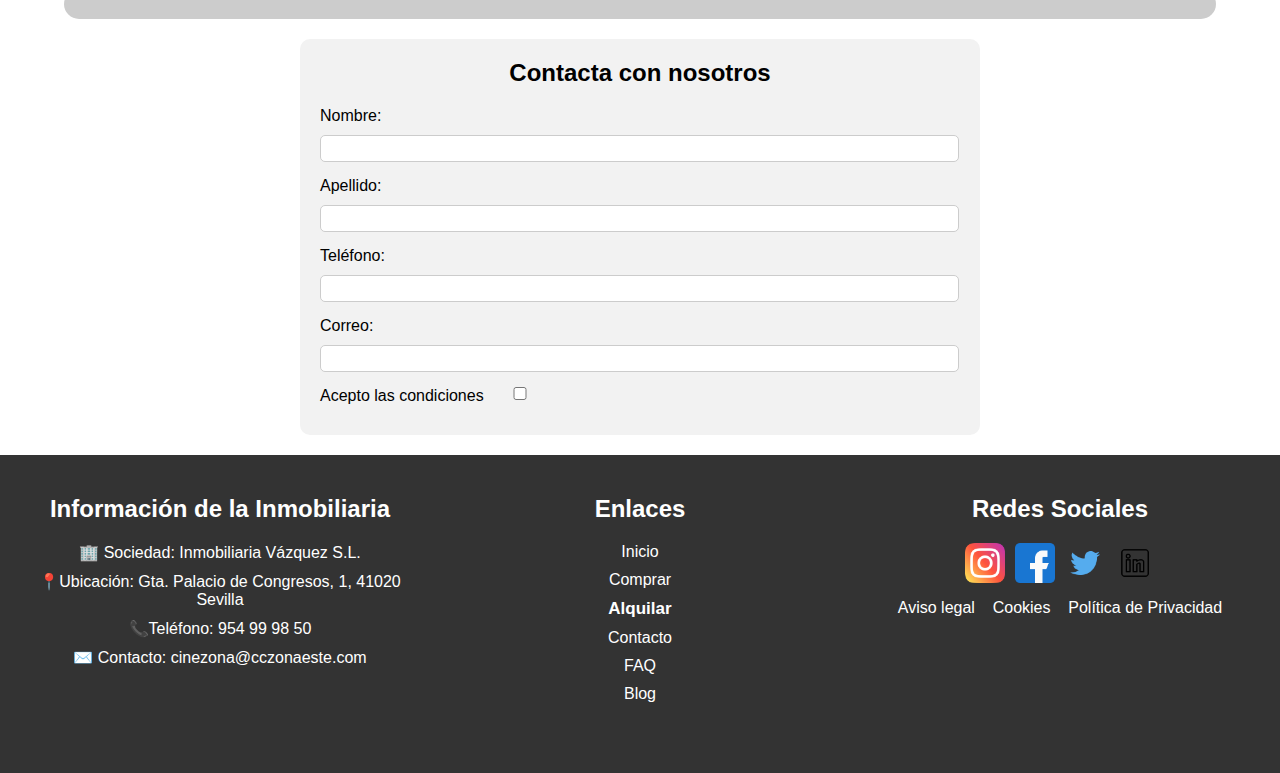
<file: Proyecto Tercer Trimestre/detallealquilar.html>
<!DOCTYPE html>
<html lang="en">

<head>
    <meta charset="UTF-8">
    <meta name="viewport" content="width=device-width, initial-scale=1.0">
    <link rel="stylesheet" href="style.css">
    <link rel="icon" href="Imagenes/edificios.png" type="image/x-icon">
    <title>Detalle de alquiler</title>
</head>

<body>
    <header>
        <nav>
            <div class="logo" id="logo">
                <a href="index.html"><img src="Imagenes/edificios.png" alt="Logo"></a>
            </div>
            <ul>
                <li><a href="index.html">Inicio</a></li>
                <li><a href="comprar1.html">Comprar</a></li>
                <li><a href="alquilar1.html" class="index">Alquilar</a></li>
                <li><a href="contacto.html">Contacto</a></li>
                <li><a href="blog.html">Blog</a></li>
                <li><a href="faq.html">FAQ</a></li>
            </ul>
        </nav>
        <div class="desenfoque"></div>
    </header>

    <div class="titulo">
        <h2>Impresionante apartamento Miraflores - Sevilla</h2>
    </div>

    <section class="divDetalle1">

        <div class="imagenDetalleCasa1">
            <img src="Imagenes/DetalleCasa1.jpg" alt="Figura de Harry Potter con escoba">
        </div>

        <div class="imagenDetalleCasa1">
            <img src="Imagenes/DetalleCasa2.jpg" alt="Figura de Harry Potter con escoba">
        </div>

        <div class="imagenDetalleCasa1">
            <img src="Imagenes/DetalleCasa3.jpg" alt="Figura de Harry Potter con escoba">
        </div>

    </section>

    <div class="titulo">
        <h2>Descripcion</h2>
    </div>

    <section class="divDetalle1">
        <div class="iconoDetalle">
            <img src="Imagenes/cama-matrimonial.png">
            <p> &nbsp &nbsp 3 &nbsp &nbsp &nbsp &nbsp Dormitorios</p>
        </div>
        <div class="iconoDetalle">
            <img src="Imagenes/lavabo.png">
            <p> &nbsp &nbsp 2 &nbsp &nbsp &nbsp &nbsp Baños</p>
        </div>
        <div class="iconoDetalle">
            <img src="Imagenes/bosquejo.png">
            <p> &nbsp &nbsp 200m<sup>2</sup></p>
        </div>
        <div class="iconoDetalle">
            <img src="Imagenes/dinero.png" alt="Figura de Harry Potter con escoba">
            <p> &nbsp &nbsp 900€ + IVA</p>
        </div>
    </section>

    <section class="divDetalle1">
        <div class="listaDetalle">
            <ul>
                <li>Subclase de la propiedad: Apartamento</li>
                <li>Dormitorios 3</li>
                <li>Baños 2</li>
            </ul>
        </div>
        <div class="listaDetalle">
            <ul>
                <li>Superficie habitable aprox: 200m<sup>2</sup></li>
                <li>Superficie construida aprox: 230m<sup>2</sup></li>
                <li>Terraza 20m<sup>2</sup></li>
            </ul>
        </div>
        <div class="listaDetalle">
            <ul>
                <li>Ubicacion Excelente</li>
                <li>Tipo de calefaccion: Suelo radiante</li>
                <li>Revestimiento de suelo: Marmol</li>
            </ul>
        </div>
    </section>

    <div class="separator"></div>

    <div class="titulo">
        <h2>Equipamiento y singularidades</h2>
    </div>

    <section class="divDetalle2">
        <p>Dúplex - Av. de Miraflores, 1 - Sevilla</p>

        <p>Inmobiliaria Vázquez presenta en exclusiva este singular dúplex en Av. de Miraflores, 1, que combina historia
            y modernidad
            en un entorno incomparable. Con un cuidado exquisito por los detalles y las máximas calidades, esta
            propiedad ofrece una experiencia de vida única.</p>

        <p>Descubre la perfecta fusión entre historia y modernidad en nuestro edificio rehabilitado del siglo XIX.
            Sumérgete en un encanto histórico incomparable mientras disfrutas de todas las comodidades del siglo XXI.
        </p>

        <p>Con 102 m² de espacio, este hogar ofrece amplitud suficiente para adaptarse a tus necesidades y gustos,
            proporcionando el escenario ideal para hacer realidad tus sueños.</p>

        <p>La cocina integrada en el salón ofrece un diseño moderno y funcional que fomenta la convivencia y facilita el
            día a día. Y gracias a las zonas acristaladas en el techo y el suelo, disfrutarás de una sensación de
            amplitud y luminosidad en cada espacio.</p>

        <p>Disfruta de la belleza natural sin salir de casa gracias a nuestras zonas verdes ajardinadas, donde podrás
            relajarte y conectar con la naturaleza en cualquier momento.</p>

        <p>La plaza de parking opcional garantiza comodidad y seguridad para ti y tu vehículo, mientras que la piscina
            comunitaria es perfecta para refrescarte en los días calurosos y compartir momentos inolvidables con tus
            seres queridos.</p>

        <p>Este hogar es luminoso y exterior, inundado por una abundante luz natural que resalta la belleza de cada
            rincón. Además, la urbanización cerrada cuenta con conserje y seguridad nocturna, ofreciéndote tranquilidad
            y privacidad en todo momento.</p>

        <p>No podemos olvidar el toque rústico que añade calidez y carácter al espacio: el techo de madera
            abuhardillado. Una característica que realza la belleza y el encanto de este hogar único en su estilo.</p>

    </section>

    <div class="miniSeparator"></div>

    <div class="titulo">
        <h2>Detalles</h2>
    </div>

    <section class="divDetalle2">
        <ul>
            <ul>
                <li><strong>Carpintería exterior:</strong> Fabricada en P.V.C., garantizando durabilidad, aislamiento
                    térmico
                    y acústico, y bajo mantenimiento.</li>
                <li><strong>Carpintería interior:</strong> El interior está adornado con carpintería de madera maciza,
                    que
                    añade calidez y elegancia a los espacios.</li>
                <li><strong>Armarios empotrados:</strong> Con acabado de roble, los armarios empotrados ofrecen amplio
                    espacio
                    de almacenamiento y contribuyen a mantener el orden en la vivienda.</li>
                <li><strong>Vestidor:</strong> El dormitorio principal cuenta con un vestidor, proporcionando un espacio
                    dedicado para organizar y guardar la ropa y los accesorios de manera ordenada.</li>
                <li><strong>Suelo de mármol:</strong> Los suelos de mármol aportan elegancia y sofisticación a los
                    espacios,
                    además de ser duraderos y fáciles de mantener.</li>
                <li><strong>Techos altos:</strong> Los techos altos crean una sensación de amplitud y grandeza en toda
                    la
                    vivienda, mejorando la luminosidad y el confort visual.</li>
                <li><strong>Techo alto abuhardillado:</strong> En el área de estar, se destaca un techo alto
                    abuhardillado
                    de madera, que añade un toque rústico y característico, realzando la belleza y el encanto del
                    espacio.</li>
            </ul>

        </ul>
    </section>

    <div class="miniSeparator"></div>

    <div class="titulo">
        <h2>Zonas comunes</h2>
    </div>

    <section class="divDetalle2">
        <p>El mantenimiento diario garantiza que todas las áreas estén en perfecto estado, desde los jardines hasta las
            instalaciones compartidas.</p>

        <p>Los servicios de conserjería y vigilancia nocturna brindan seguridad y tranquilidad a los residentes,
            asegurando
            un entorno seguro en todo momento.</p>

        <p>El ascensor facilita el acceso a todas las plantas del edificio, haciendo que sea cómodo y accesible para
            todos,
            incluyendo personas con movilidad reducida.</p>

        <p>Además, se ofrece la opción de adquirir una plaza de garaje en el mismo edificio por un costo adicional. Esta
            opción brinda comodidad y seguridad para los residentes que poseen vehículo propio.</p>

        <p>El costo de comunidad es de 92 € mensuales, lo que cubre los gastos de mantenimiento y funcionamiento de las
            zonas comunes, asegurando que todo esté en óptimas condiciones para el disfrute de los residentes.</p>

    </section>

    <div class="miniSeparator"></div>

    <div class="titulo">
        <h2>Ubicacion</h2>
    </div>

    <section class="divDetalle2">
        <p>Fantástica ubicación en Av. de Miraflores, 1, junto a la Ronda de Capuchinos. Próximo a varios colegios como
            Los Salesianos de la Trinidad; supermercados y al igual que centros médicos, como el Hospital de la Cruz
            Roja. La vivienda se ubica a 5 minutos del centro de Sevilla caminando.</p>

        <p>Honorarios por intermediación inmobiliaria, no incluidos en el precio.</p>

        <p>Inmobiliaria Vázquez<br>
            Otro concepto inmobiliario</p>

        <p>Para más información puede contactar con nosotros o también podemos atenderle personalmente en nuestras
            oficinas de Sevilla:<br>
            Gta. Palacio de Congresos 1, 41020 Sevilla<br></p>

        <p>COMPRA TRANSFORMA DISFRUTA</p>
    </section>

    <div class="separator"></div>

    <div class="titulo">
        <h2>Imagenes</h2>
    </div>

    <section class="divDetalle3">
        <div class="imagenDetalleCasa2">
            <img src="Imagenes/DetalleCasa4.jpg" alt="Figura de Harry Potter con escoba">
        </div>

        <div class="imagenDetalleCasa2">
            <img src="Imagenes/DetalleCasa5.jpg" alt="Figura de Harry Potter con escoba">
        </div>
    </section>

    <section class="divDetalle3">
        <div class="imagenDetalleCasa2">
            <img src="Imagenes/DetalleCasa6.jpg" alt="Figura de Harry Potter con escoba">
        </div>

        <div class="imagenDetalleCasa2">
            <img src="Imagenes/DetalleCasa7.jpg" alt="Figura de Harry Potter con escoba">
        </div>
    </section>

    <section class="divDetalle3">
        <div class="imagenDetalleCasa2">
            <img src="Imagenes/DetalleCasa8.jpg" alt="Figura de Harry Potter con escoba">
        </div>

        <div class="imagenDetalleCasa2">
            <img src="Imagenes/DetalleCasa9.jpg" alt="Figura de Harry Potter con escoba">
        </div>
    </section>

    <section class="divDetalle3">
        <div class="imagenDetalleCasa2">
            <img src="Imagenes/DetalleCasa10.jpg" alt="Figura de Harry Potter con escoba">
        </div>

        <div class="imagenDetalleCasa2">
            <img src="Imagenes/DetalleCasa11.jpg" alt="Figura de Harry Potter con escoba">
        </div>
    </section>

    <section class="divDetalle3">
        <div class="imagenDetalleCasa2">
            <img src="Imagenes/DetalleCasa12.jpg" alt="Figura de Harry Potter con escoba">
        </div>

        <div class="imagenDetalleCasa2">
            <img src="Imagenes/DetalleCasa13.jpg" alt="Figura de Harry Potter con escoba">
        </div>
    </section>

    <div class="separator"></div>

    <div class="titulo">
        <h2>Zona urbana</h2>
    </div>
    <section class="localizacionDetalle">
        <div class="cuadroUbicacion">
            <iframe src="https://www.google.com/maps/embed?pb=!1m18!1m12!1m3!1d31763.245364036433!2d-5.925297571986182!3d37.395132958108206!2m3!1f0!2f0!3f0!3m2!1i1024!2i768!4f13.1!3m3!1m2!1s0xd126aeb7cb94e4d%3A0x8500c67bc89f5b8b!2sSeville%2C%20Spain!5e0!3m2!1sen!2suk!4v1620762964361!5m2!1sen!2suk
                " width="600" height="450" style="border:0;" allowfullscreen="" loading="lazy">
            </iframe>
        </div>
    </section>

    <div class="separator"></div>

    <section class="contacto">
        <h2>Contacta con nosotros</h2>
        <form>
            <div class="campo">
                <label for="nombre">Nombre:</label>
                <input type="texto" id="nombre" name="nombre" required>
            </div>
            <div class="campo">
                <label for="apellido">Apellido:</label>
                <input type="texto" id="apellido" name="apellido" required>
            </div>
            <div class="campo">
                <label for="telefono">Teléfono:</label>
                <input type="telefono" id="telefono" name="telefono" required>
            </div>
            <div class="campo">
                <label for="correo">Correo:</label>
                <input type="correo" id="correo" name="correo" required>
            </div>
            <div class="condiciones">
                <input type="checkbox" id="condiciones" required>
                <label for="condiciones">Acepto las condiciones</label>
                <button type="button" id="continuar"><a href="notfound.html">Continuar</a></button>
            </div>
        </form>
    </section>

    <script>
        document.getElementById("condiciones").addEventListener("change", function () {
            var botonContinuar = document.getElementById("continuar");
            botonContinuar.style.display = this.checked ? "block" : "none";
        });
    </script>

    <footer class="footer">
        <div class="footerSeccion">
            <h3>Información de la Inmobiliaria</h3>
            <p>🏢 Sociedad: Inmobiliaria Vázquez S.L.</p>
            <p>📍Ubicación: Gta. Palacio de Congresos, 1, 41020 Sevilla</p>
            <p>📞Teléfono: 954 99 98 50</p>
            <p>✉️ Contacto: cinezona@cczonaeste.com</p>
        </div>

        <div class="footerSeccion">
            <h3>Enlaces</h3>
            <ul>
                <li><a href="index.html">Inicio</a></li>
                <li><a href="comprar1.html">Comprar</a></li>
                <li><a href="alquilar1.html" class="index">Alquilar</a></li>
                <li><a href="contacto.html">Contacto</a></li>
                <li><a href="faq.html">FAQ</a></li>
                <li><a href="blog.html">Blog</a></li>
            </ul>
        </div>

        <div class="footerSeccion">
            <h3>Redes Sociales</h3>
            <ul class="footerIconos">
                <li><a href="notfound.html"><img src="Imagenes/Instagram.png" alt="Instagram"></a></li>
                <li><a href="notfound.html"><img src="Imagenes/Facebook.png" alt="Facebook"></a></li>
                <li><a href="notfound.html"><img src="Imagenes/X.png" alt="Twitter"></a></li>
                <li><a href="notfound.html"><img src="Imagenes/social.png" alt="LinkedIn"></a></li>
            </ul>
            <a href="contacto.html#avisolegal">Aviso legal &nbsp;&nbsp;</a>
            <a href="contacto.html#cookies">Cookies &nbsp;&nbsp;</a>
            <a href="contacto.html#política">Política de Privacidad</a>
        </div>
    </footer>

</body>

</html>
</file>
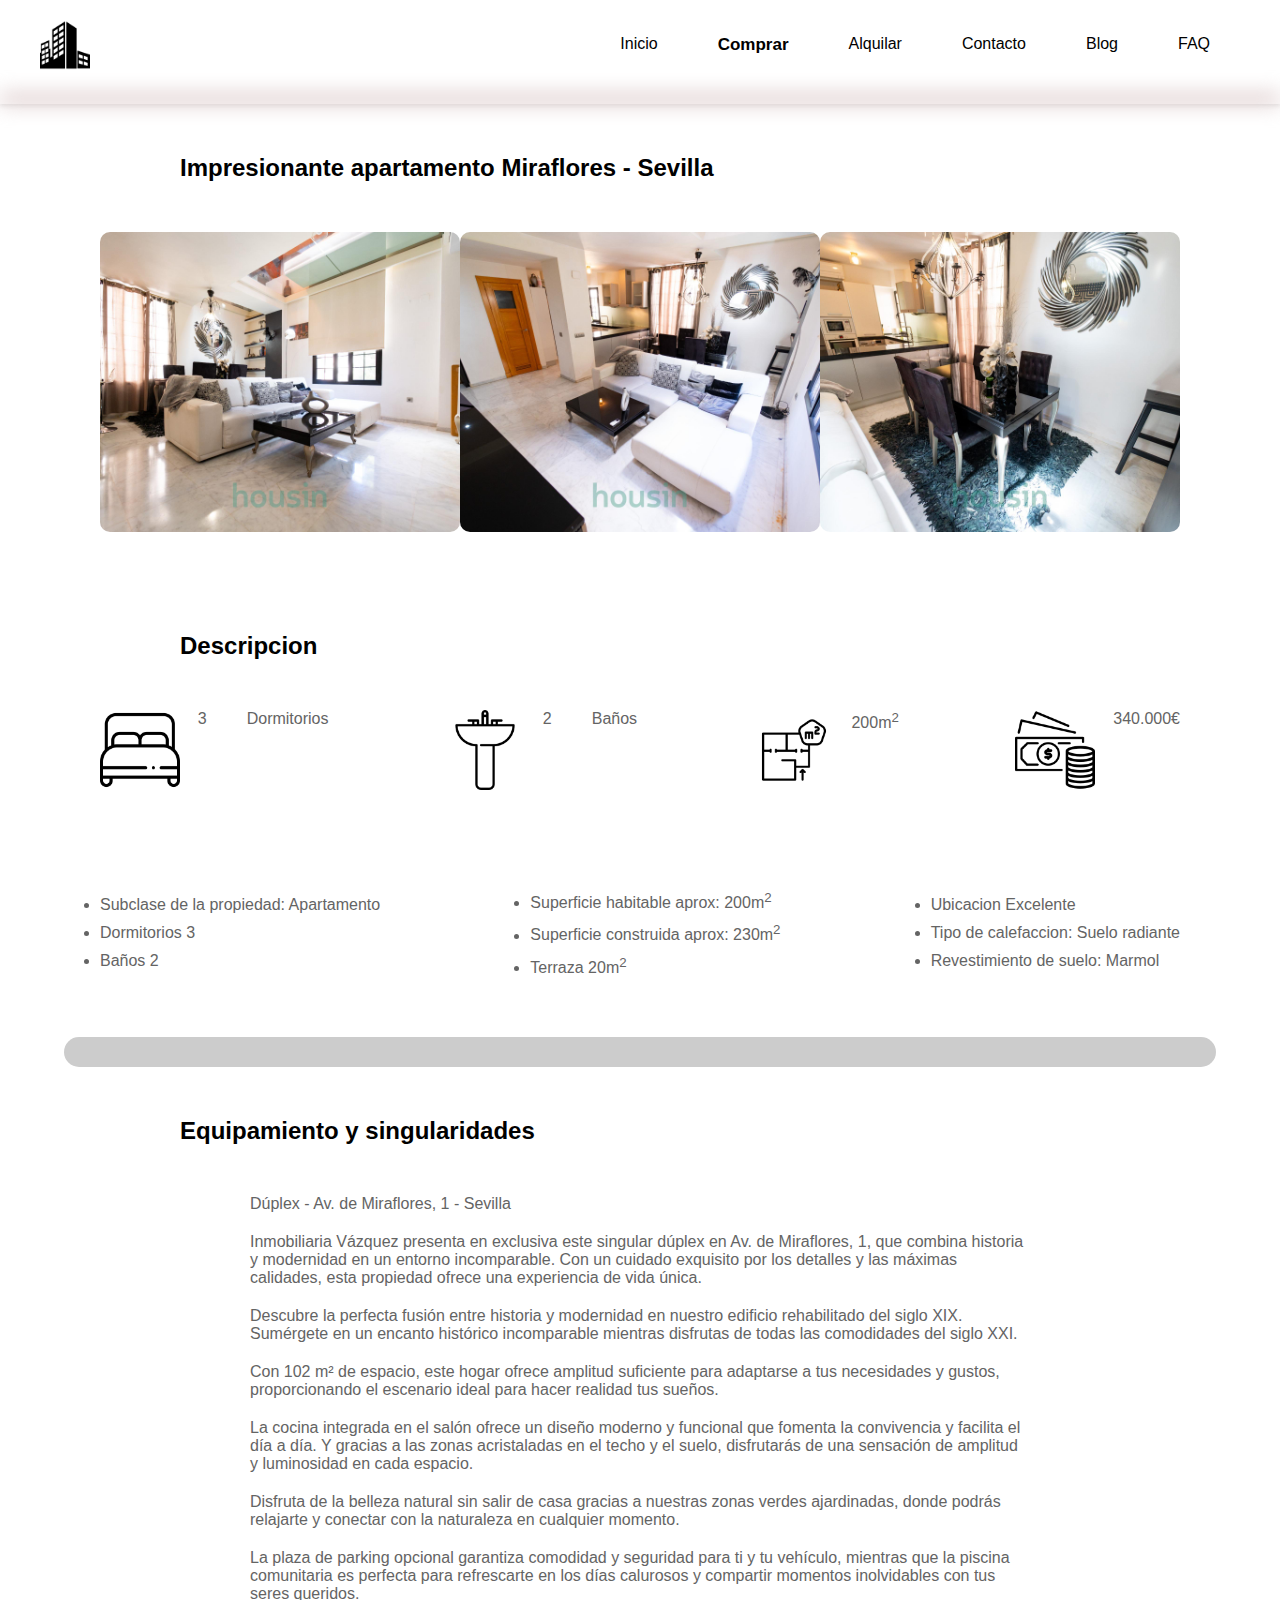
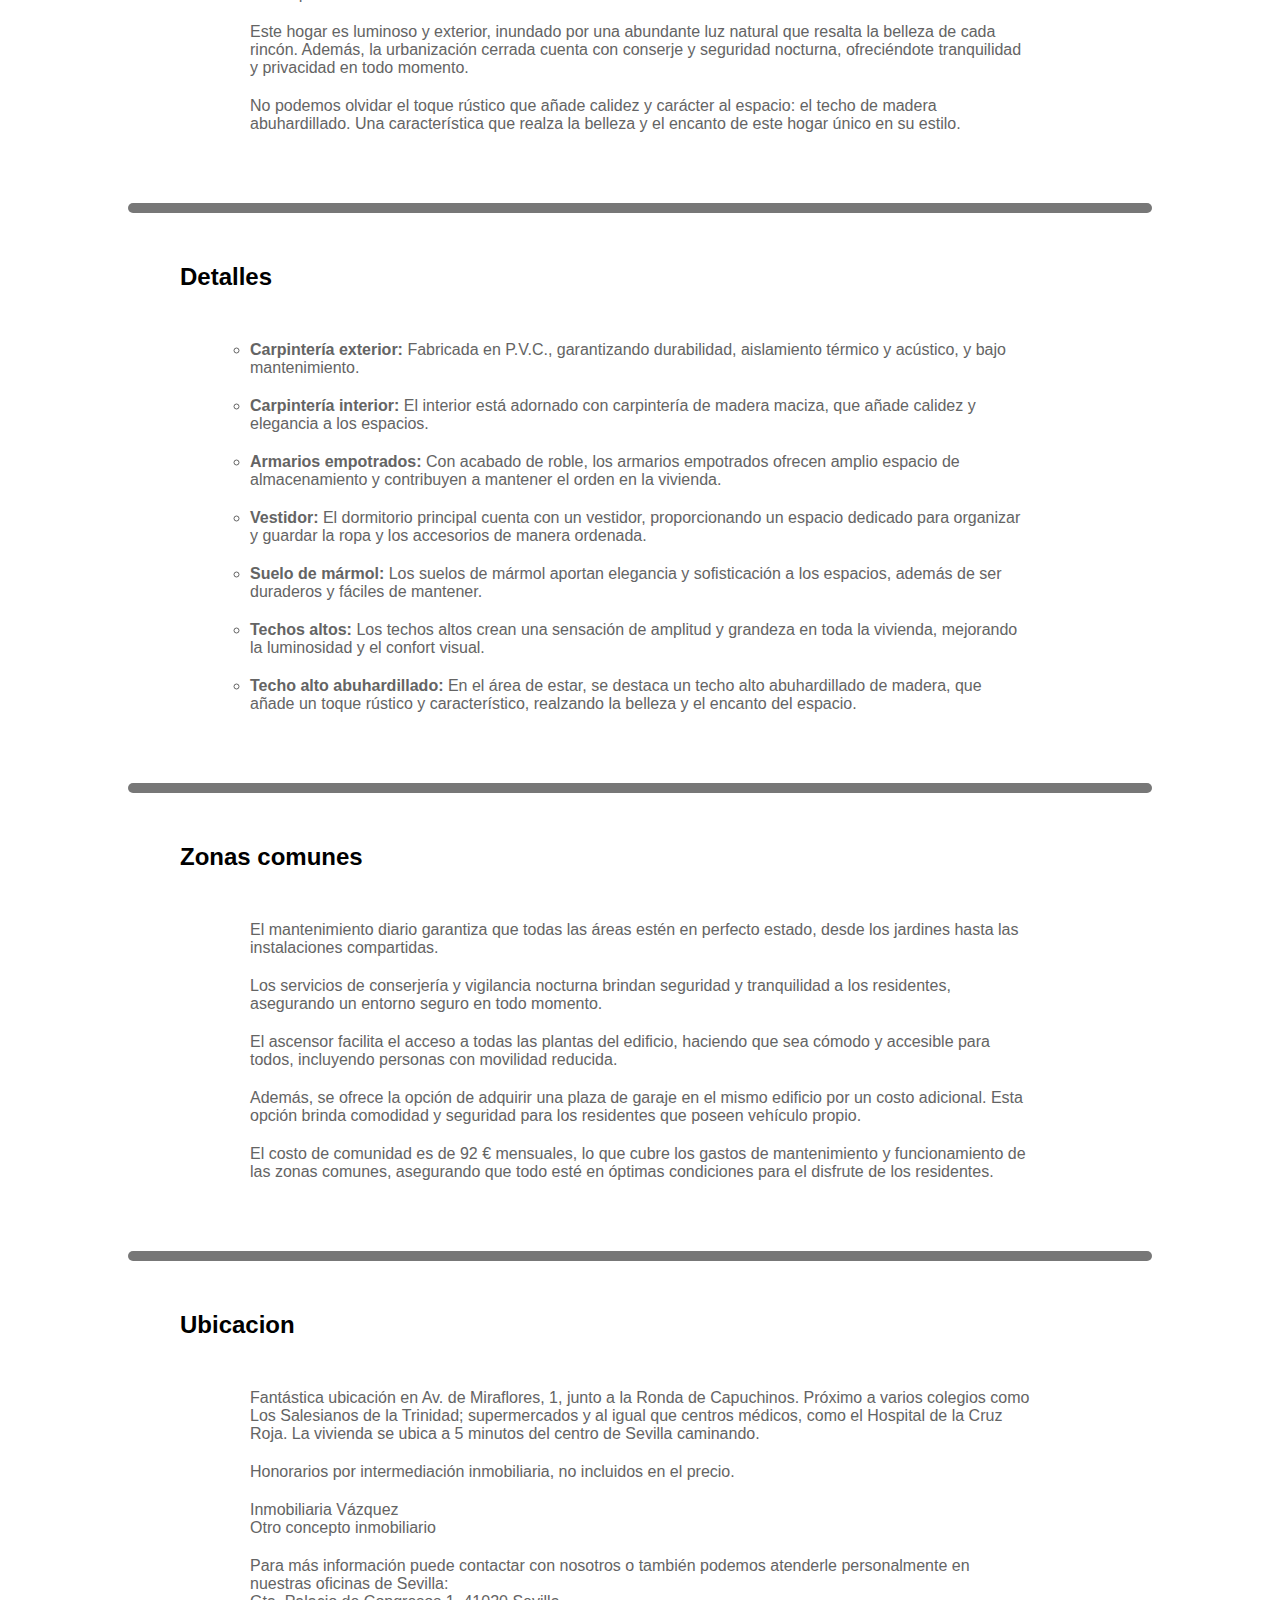
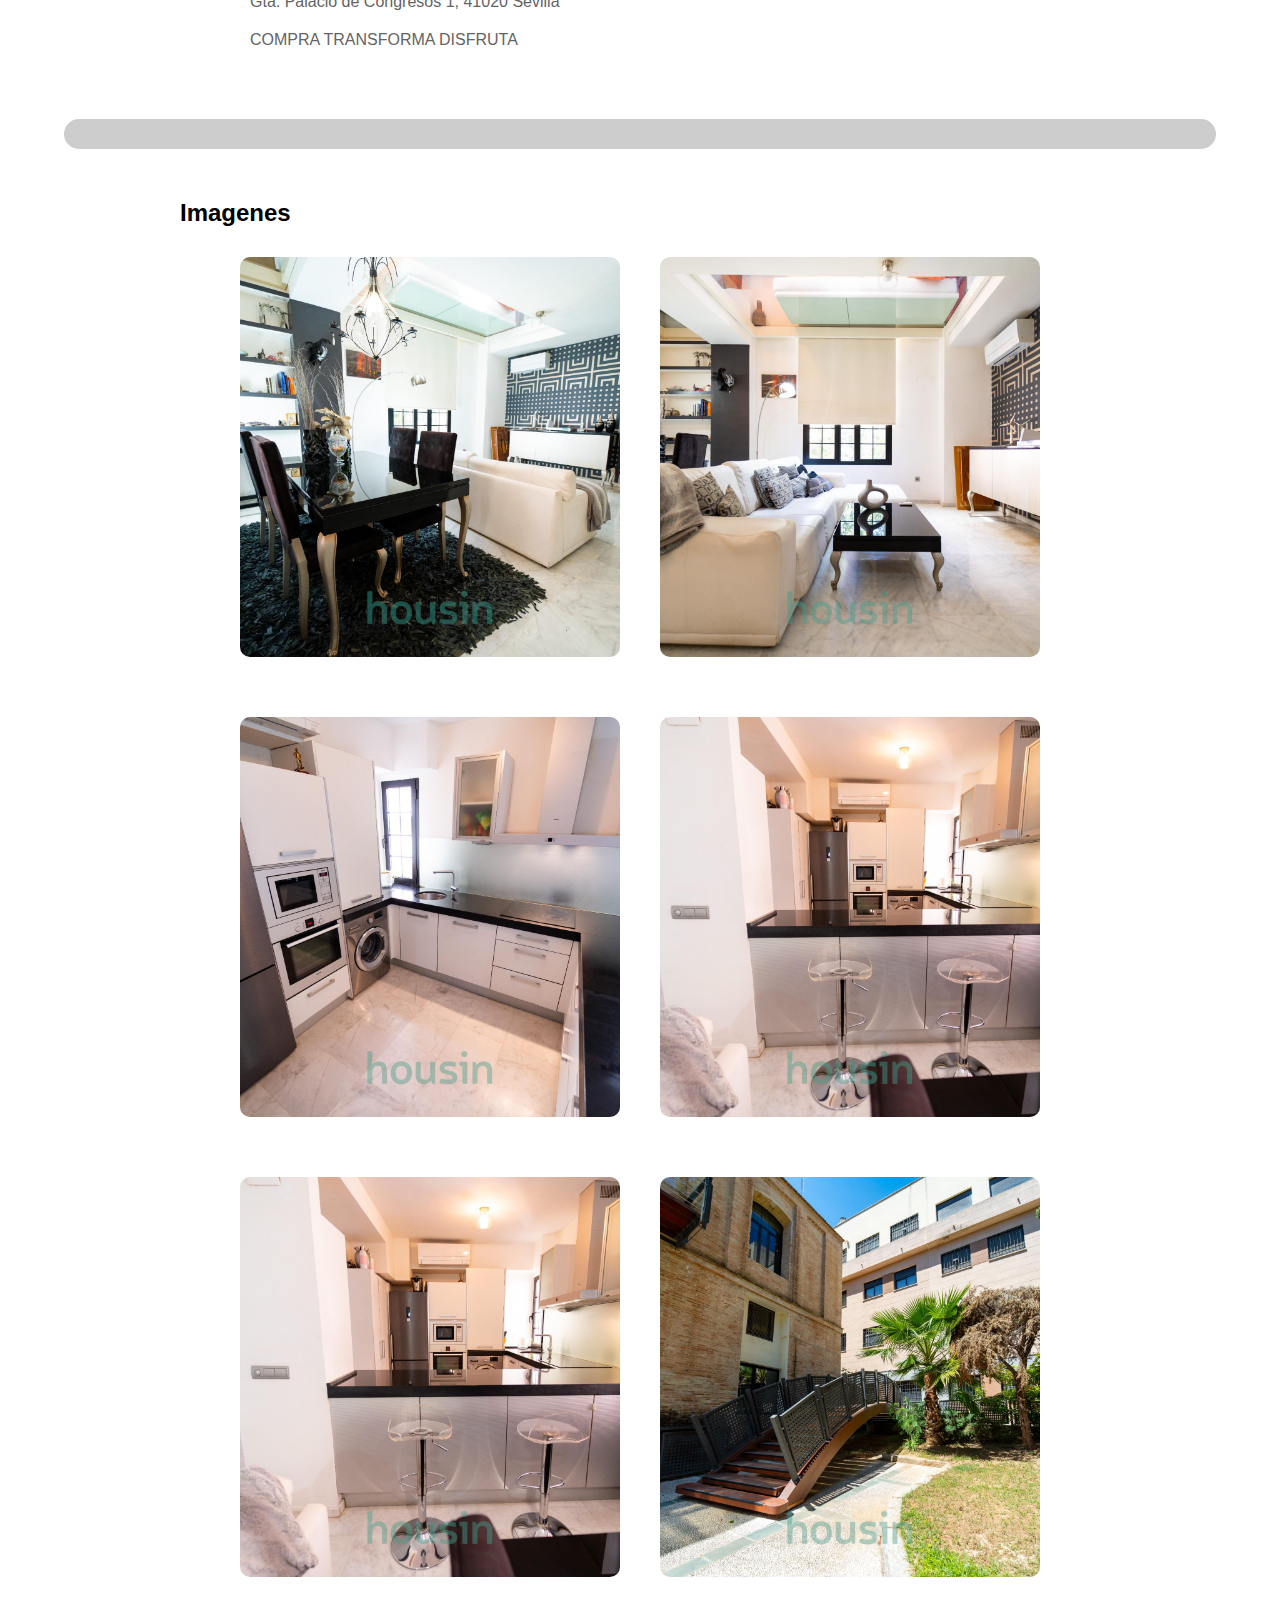
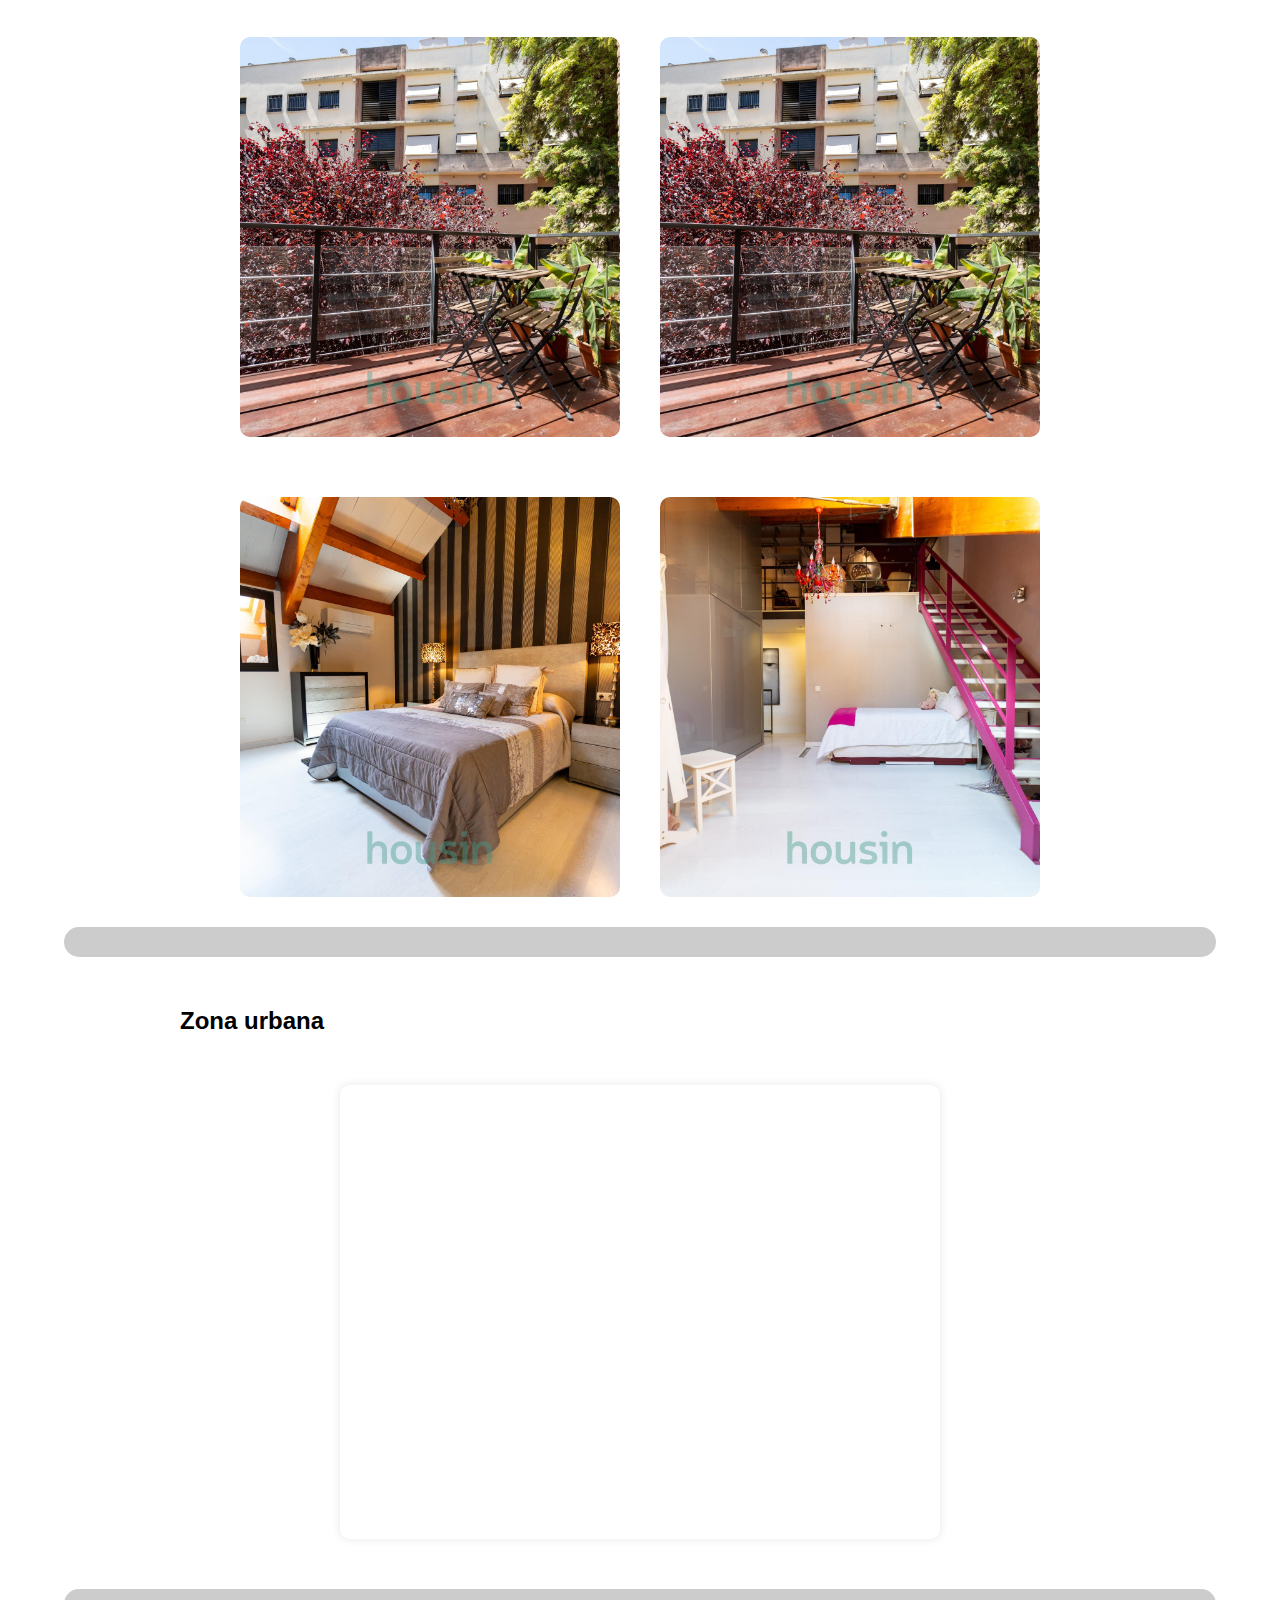
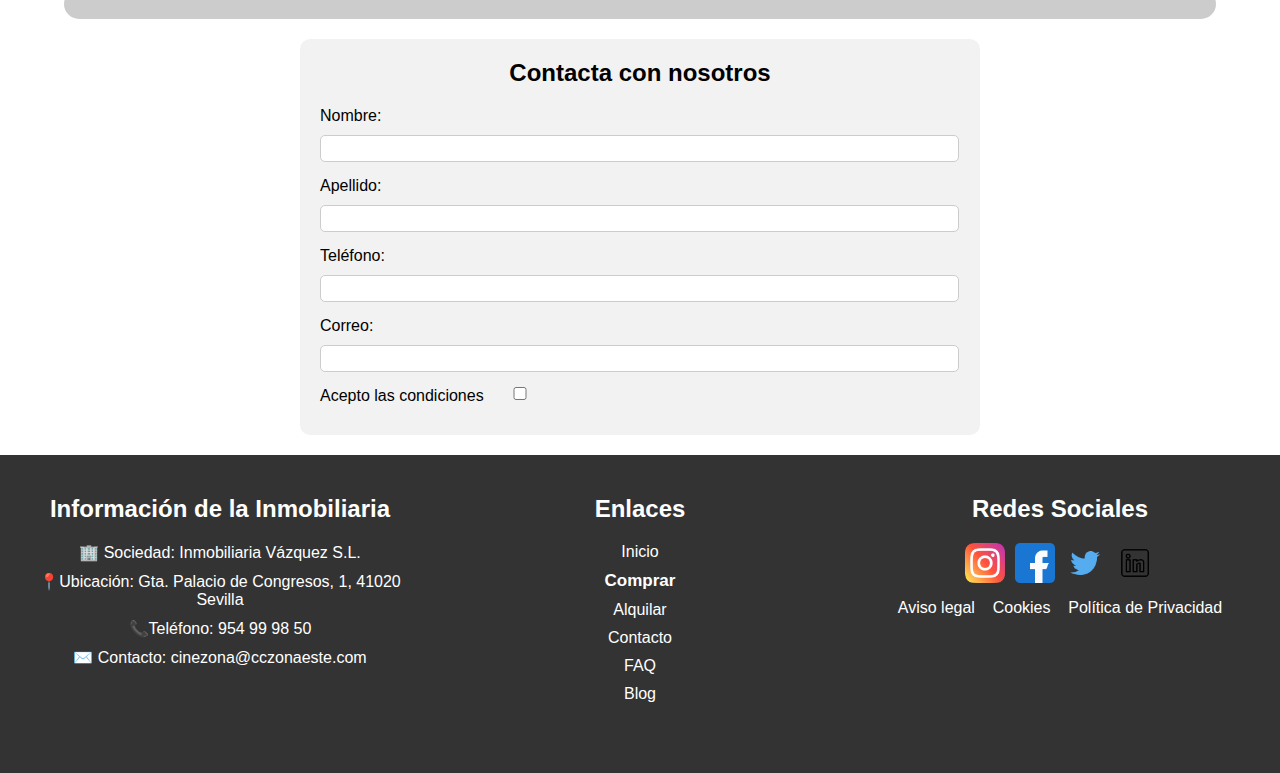
<file: Proyecto Tercer Trimestre/detallecomprar.html>
<!DOCTYPE html>
<html lang="en">

<head>
    <meta charset="UTF-8">
    <meta name="viewport" content="width=device-width, initial-scale=1.0">
    <link rel="stylesheet" href="style.css">
    <link rel="icon" href="Imagenes/edificios.png" type="image/x-icon">
    <title>Detalle de compra</title>
</head>

<body>
    <header>
        <nav>
            <div class="logo" id="logo">
                <a href="index.html"><img src="Imagenes/edificios.png" alt="Logo"></a>
            </div>
            <ul>
                <li><a href="index.html">Inicio</a></li>
                <li><a href="comprar1.html" class="index">Comprar</a></li>
                <li><a href="alquilar1.html">Alquilar</a></li>
                <li><a href="contacto.html">Contacto</a></li>
                <li><a href="blog.html">Blog</a></li>
                <li><a href="faq.html">FAQ</a></li>
            </ul>
        </nav>
        <div class="desenfoque"></div>
    </header>

    <div class="titulo">
        <h2>Impresionante apartamento Miraflores - Sevilla</h2>
    </div>

    <section class="divDetalle1">

        <div class="imagenDetalleCasa1">
            <img src="Imagenes/DetalleCasa1.jpg" alt="Figura de Harry Potter con escoba">
        </div>

        <div class="imagenDetalleCasa1">
            <img src="Imagenes/DetalleCasa2.jpg" alt="Figura de Harry Potter con escoba">
        </div>

        <div class="imagenDetalleCasa1">
            <img src="Imagenes/DetalleCasa3.jpg" alt="Figura de Harry Potter con escoba">
        </div>

    </section>

    <div class="titulo">
        <h2>Descripcion</h2>
    </div>

    <section class="divDetalle1">
        <div class="iconoDetalle">
            <img src="Imagenes/cama-matrimonial.png">
            <p> &nbsp &nbsp 3 &nbsp &nbsp &nbsp &nbsp Dormitorios</p>
        </div>
        <div class="iconoDetalle">
            <img src="Imagenes/lavabo.png">
            <p> &nbsp &nbsp 2 &nbsp &nbsp &nbsp &nbsp Baños</p>
        </div>
        <div class="iconoDetalle">
            <img src="Imagenes/bosquejo.png">
            <p> &nbsp &nbsp 200m<sup>2</sup></p>
        </div>
        <div class="iconoDetalle">
            <img src="Imagenes/dinero.png" alt="Figura de Harry Potter con escoba">
            <p> &nbsp &nbsp 340.000€</p>
        </div>
    </section>

    <section class="divDetalle1">
        <div class="listaDetalle">
            <ul>
                <li>Subclase de la propiedad: Apartamento</li>
                <li>Dormitorios 3</li>
                <li>Baños 2</li>
            </ul>
        </div>
        <div class="listaDetalle">
            <ul>
                <li>Superficie habitable aprox: 200m<sup>2</sup></li>
                <li>Superficie construida aprox: 230m<sup>2</sup></li>
                <li>Terraza 20m<sup>2</sup></li>
            </ul>
        </div>
        <div class="listaDetalle">
            <ul>
                <li>Ubicacion Excelente</li>
                <li>Tipo de calefaccion: Suelo radiante</li>
                <li>Revestimiento de suelo: Marmol</li>
            </ul>
        </div>
    </section>

    <div class="separator"></div>

    <div class="titulo">
        <h2>Equipamiento y singularidades</h2>
    </div>

    <section class="divDetalle2">
        <p>Dúplex - Av. de Miraflores, 1 - Sevilla</p>

        <p>Inmobiliaria Vázquez presenta en exclusiva este singular dúplex en Av. de Miraflores, 1, que combina historia
            y modernidad
            en un entorno incomparable. Con un cuidado exquisito por los detalles y las máximas calidades, esta
            propiedad ofrece una experiencia de vida única.</p>

        <p>Descubre la perfecta fusión entre historia y modernidad en nuestro edificio rehabilitado del siglo XIX.
            Sumérgete en un encanto histórico incomparable mientras disfrutas de todas las comodidades del siglo XXI.
        </p>

        <p>Con 102 m² de espacio, este hogar ofrece amplitud suficiente para adaptarse a tus necesidades y gustos,
            proporcionando el escenario ideal para hacer realidad tus sueños.</p>

        <p>La cocina integrada en el salón ofrece un diseño moderno y funcional que fomenta la convivencia y facilita el
            día a día. Y gracias a las zonas acristaladas en el techo y el suelo, disfrutarás de una sensación de
            amplitud y luminosidad en cada espacio.</p>

        <p>Disfruta de la belleza natural sin salir de casa gracias a nuestras zonas verdes ajardinadas, donde podrás
            relajarte y conectar con la naturaleza en cualquier momento.</p>

        <p>La plaza de parking opcional garantiza comodidad y seguridad para ti y tu vehículo, mientras que la piscina
            comunitaria es perfecta para refrescarte en los días calurosos y compartir momentos inolvidables con tus
            seres queridos.</p>

        <p>Este hogar es luminoso y exterior, inundado por una abundante luz natural que resalta la belleza de cada
            rincón. Además, la urbanización cerrada cuenta con conserje y seguridad nocturna, ofreciéndote tranquilidad
            y privacidad en todo momento.</p>

        <p>No podemos olvidar el toque rústico que añade calidez y carácter al espacio: el techo de madera
            abuhardillado. Una característica que realza la belleza y el encanto de este hogar único en su estilo.</p>

    </section>

    <div class="miniSeparator"></div>

    <div class="titulo">
        <h2>Detalles</h2>
    </div>

    <section class="divDetalle2">
        <ul>
            <ul>
                <li><strong>Carpintería exterior:</strong> Fabricada en P.V.C., garantizando durabilidad, aislamiento
                    térmico
                    y acústico, y bajo mantenimiento.</li>
                <li><strong>Carpintería interior:</strong> El interior está adornado con carpintería de madera maciza,
                    que
                    añade calidez y elegancia a los espacios.</li>
                <li><strong>Armarios empotrados:</strong> Con acabado de roble, los armarios empotrados ofrecen amplio
                    espacio
                    de almacenamiento y contribuyen a mantener el orden en la vivienda.</li>
                <li><strong>Vestidor:</strong> El dormitorio principal cuenta con un vestidor, proporcionando un espacio
                    dedicado para organizar y guardar la ropa y los accesorios de manera ordenada.</li>
                <li><strong>Suelo de mármol:</strong> Los suelos de mármol aportan elegancia y sofisticación a los
                    espacios,
                    además de ser duraderos y fáciles de mantener.</li>
                <li><strong>Techos altos:</strong> Los techos altos crean una sensación de amplitud y grandeza en toda
                    la
                    vivienda, mejorando la luminosidad y el confort visual.</li>
                <li><strong>Techo alto abuhardillado:</strong> En el área de estar, se destaca un techo alto
                    abuhardillado
                    de madera, que añade un toque rústico y característico, realzando la belleza y el encanto del
                    espacio.</li>
            </ul>

        </ul>
    </section>

    <div class="miniSeparator"></div>

    <div class="titulo">
        <h2>Zonas comunes</h2>
    </div>

    <section class="divDetalle2">
        <p>El mantenimiento diario garantiza que todas las áreas estén en perfecto estado, desde los jardines hasta las
            instalaciones compartidas.</p>

        <p>Los servicios de conserjería y vigilancia nocturna brindan seguridad y tranquilidad a los residentes,
            asegurando
            un entorno seguro en todo momento.</p>

        <p>El ascensor facilita el acceso a todas las plantas del edificio, haciendo que sea cómodo y accesible para
            todos,
            incluyendo personas con movilidad reducida.</p>

        <p>Además, se ofrece la opción de adquirir una plaza de garaje en el mismo edificio por un costo adicional. Esta
            opción brinda comodidad y seguridad para los residentes que poseen vehículo propio.</p>

        <p>El costo de comunidad es de 92 € mensuales, lo que cubre los gastos de mantenimiento y funcionamiento de las
            zonas comunes, asegurando que todo esté en óptimas condiciones para el disfrute de los residentes.</p>

    </section>

    <div class="miniSeparator"></div>

    <div class="titulo">
        <h2>Ubicacion</h2>
    </div>

    <section class="divDetalle2">
        <p>Fantástica ubicación en Av. de Miraflores, 1, junto a la Ronda de Capuchinos. Próximo a varios colegios como
            Los Salesianos de la Trinidad; supermercados y al igual que centros médicos, como el Hospital de la Cruz
            Roja. La vivienda se ubica a 5 minutos del centro de Sevilla caminando.</p>

        <p>Honorarios por intermediación inmobiliaria, no incluidos en el precio.</p>

        <p>Inmobiliaria Vázquez<br>
            Otro concepto inmobiliario</p>

        <p>Para más información puede contactar con nosotros o también podemos atenderle personalmente en nuestras
            oficinas de Sevilla:<br>
            Gta. Palacio de Congresos 1, 41020 Sevilla<br></p>

        <p>COMPRA TRANSFORMA DISFRUTA</p>
    </section>

    <div class="separator"></div>

    <div class="titulo">
        <h2>Imagenes</h2>
    </div>

    <section class="divDetalle3">
        <div class="imagenDetalleCasa2">
            <img src="Imagenes/DetalleCasa4.jpg" alt="Figura de Harry Potter con escoba">
        </div>

        <div class="imagenDetalleCasa2">
            <img src="Imagenes/DetalleCasa5.jpg" alt="Figura de Harry Potter con escoba">
        </div>
    </section>

    <section class="divDetalle3">
        <div class="imagenDetalleCasa2">
            <img src="Imagenes/DetalleCasa6.jpg" alt="Figura de Harry Potter con escoba">
        </div>

        <div class="imagenDetalleCasa2">
            <img src="Imagenes/DetalleCasa7.jpg" alt="Figura de Harry Potter con escoba">
        </div>
    </section>

    <section class="divDetalle3">
        <div class="imagenDetalleCasa2">
            <img src="Imagenes/DetalleCasa8.jpg" alt="Figura de Harry Potter con escoba">
        </div>

        <div class="imagenDetalleCasa2">
            <img src="Imagenes/DetalleCasa9.jpg" alt="Figura de Harry Potter con escoba">
        </div>
    </section>

    <section class="divDetalle3">
        <div class="imagenDetalleCasa2">
            <img src="Imagenes/DetalleCasa10.jpg" alt="Figura de Harry Potter con escoba">
        </div>

        <div class="imagenDetalleCasa2">
            <img src="Imagenes/DetalleCasa11.jpg" alt="Figura de Harry Potter con escoba">
        </div>
    </section>

    <section class="divDetalle3">
        <div class="imagenDetalleCasa2">
            <img src="Imagenes/DetalleCasa12.jpg" alt="Figura de Harry Potter con escoba">
        </div>

        <div class="imagenDetalleCasa2">
            <img src="Imagenes/DetalleCasa13.jpg" alt="Figura de Harry Potter con escoba">
        </div>
    </section>

    <div class="separator"></div>

    <div class="titulo">
        <h2>Zona urbana</h2>
    </div>
    <section class="localizacionDetalle">
        <div class="cuadroUbicacion">
            <iframe
                src="https://www.google.com/maps/embed?pb=!1m18!1m12!1m3!1d3953.2356199821116!2d2.156499314774558!3d41.39551820660867!2m3!1f0!2f0!3f0!3m2!1i1024!2i768!4f13.1!3m3!1m2!1s0x12a4a2fca4e3b77b%3A0x69e168a62d1e01d9!2sSagrada%20Familia!5e0!3m2!1ses!2ses!4v1620765667197!5m2!1ses!2ses"
                width="600" height="450" style="border:0;" allowfullscreen="" loading="lazy">
            </iframe>
        </div>
    </section>

    <div class="separator"></div>


    <section class="contacto">
        <h2>Contacta con nosotros</h2>
        <form>
            <div class="campo">
                <label for="nombre">Nombre:</label>
                <input type="texto" id="nombre" name="nombre" required>
            </div>
            <div class="campo">
                <label for="apellido">Apellido:</label>
                <input type="texto" id="apellido" name="apellido" required>
            </div>
            <div class="campo">
                <label for="telefono">Teléfono:</label>
                <input type="telefono" id="telefono" name="telefono" required>
            </div>
            <div class="campo">
                <label for="correo">Correo:</label>
                <input type="correo" id="correo" name="correo" required>
            </div>
            <div class="condiciones">
                <input type="checkbox" id="condiciones" required>
                <label for="condiciones">Acepto las condiciones</label>
                <button type="button" id="continuar"><a href="notfound.html">Continuar</a></button>
            </div>
        </form>
    </section>

    <script>
        document.getElementById("condiciones").addEventListener("change", function () {
            var botonContinuar = document.getElementById("continuar");
            botonContinuar.style.display = this.checked ? "block" : "none";
        });
    </script>

    <footer class="footer">
        <div class="footerSeccion">
            <h3>Información de la Inmobiliaria</h3>
            <p>🏢 Sociedad: Inmobiliaria Vázquez S.L.</p>
            <p>📍Ubicación: Gta. Palacio de Congresos, 1, 41020 Sevilla</p>
            <p>📞Teléfono: 954 99 98 50</p>
            <p>✉️ Contacto: cinezona@cczonaeste.com</p>
        </div>

        <div class="footerSeccion">
            <h3>Enlaces</h3>
            <ul>
                <li><a href="index.html">Inicio</a></li>
                <li><a href="comprar1.html" class="index">Comprar</a></li>
                <li><a href="alquilar1.html">Alquilar</a></li>
                <li><a href="contacto.html">Contacto</a></li>
                <li><a href="faq.html">FAQ</a></li>
                <li><a href="blog.html">Blog</a></li>
            </ul>
        </div>

        <div class="footerSeccion">
            <h3>Redes Sociales</h3>
            <ul class="footerIconos">
                <li><a href="notfound.html"><img src="Imagenes/Instagram.png" alt="Instagram"></a></li>
                <li><a href="notfound.html"><img src="Imagenes/Facebook.png" alt="Facebook"></a></li>
                <li><a href="notfound.html"><img src="Imagenes/X.png" alt="Twitter"></a></li>
                <li><a href="notfound.html"><img src="Imagenes/social.png" alt="LinkedIn"></a></li>
            </ul>
            <a href="contacto.html#avisolegal">Aviso legal &nbsp;&nbsp;</a>
            <a href="contacto.html#cookies">Cookies &nbsp;&nbsp;</a>
            <a href="contacto.html#política">Política de Privacidad</a>
        </div>
    </footer>

</body>

</html>
</file>
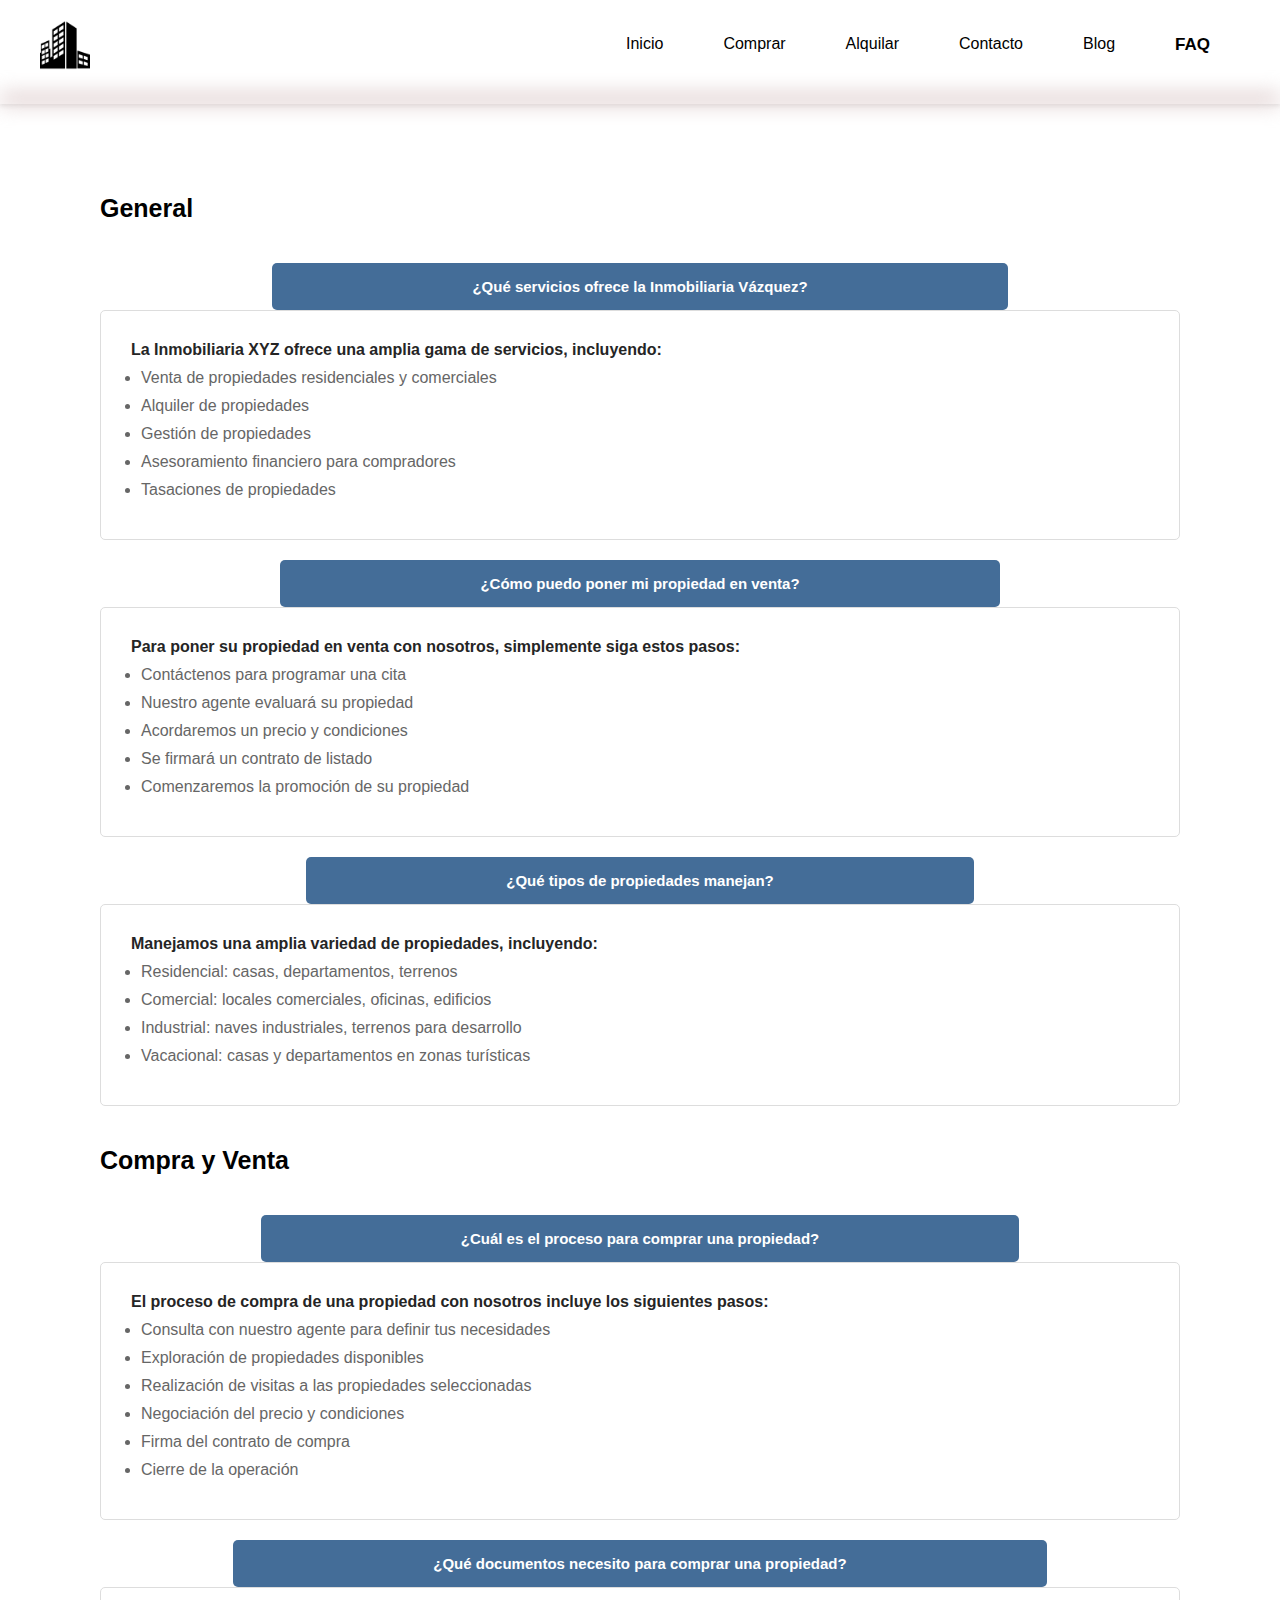
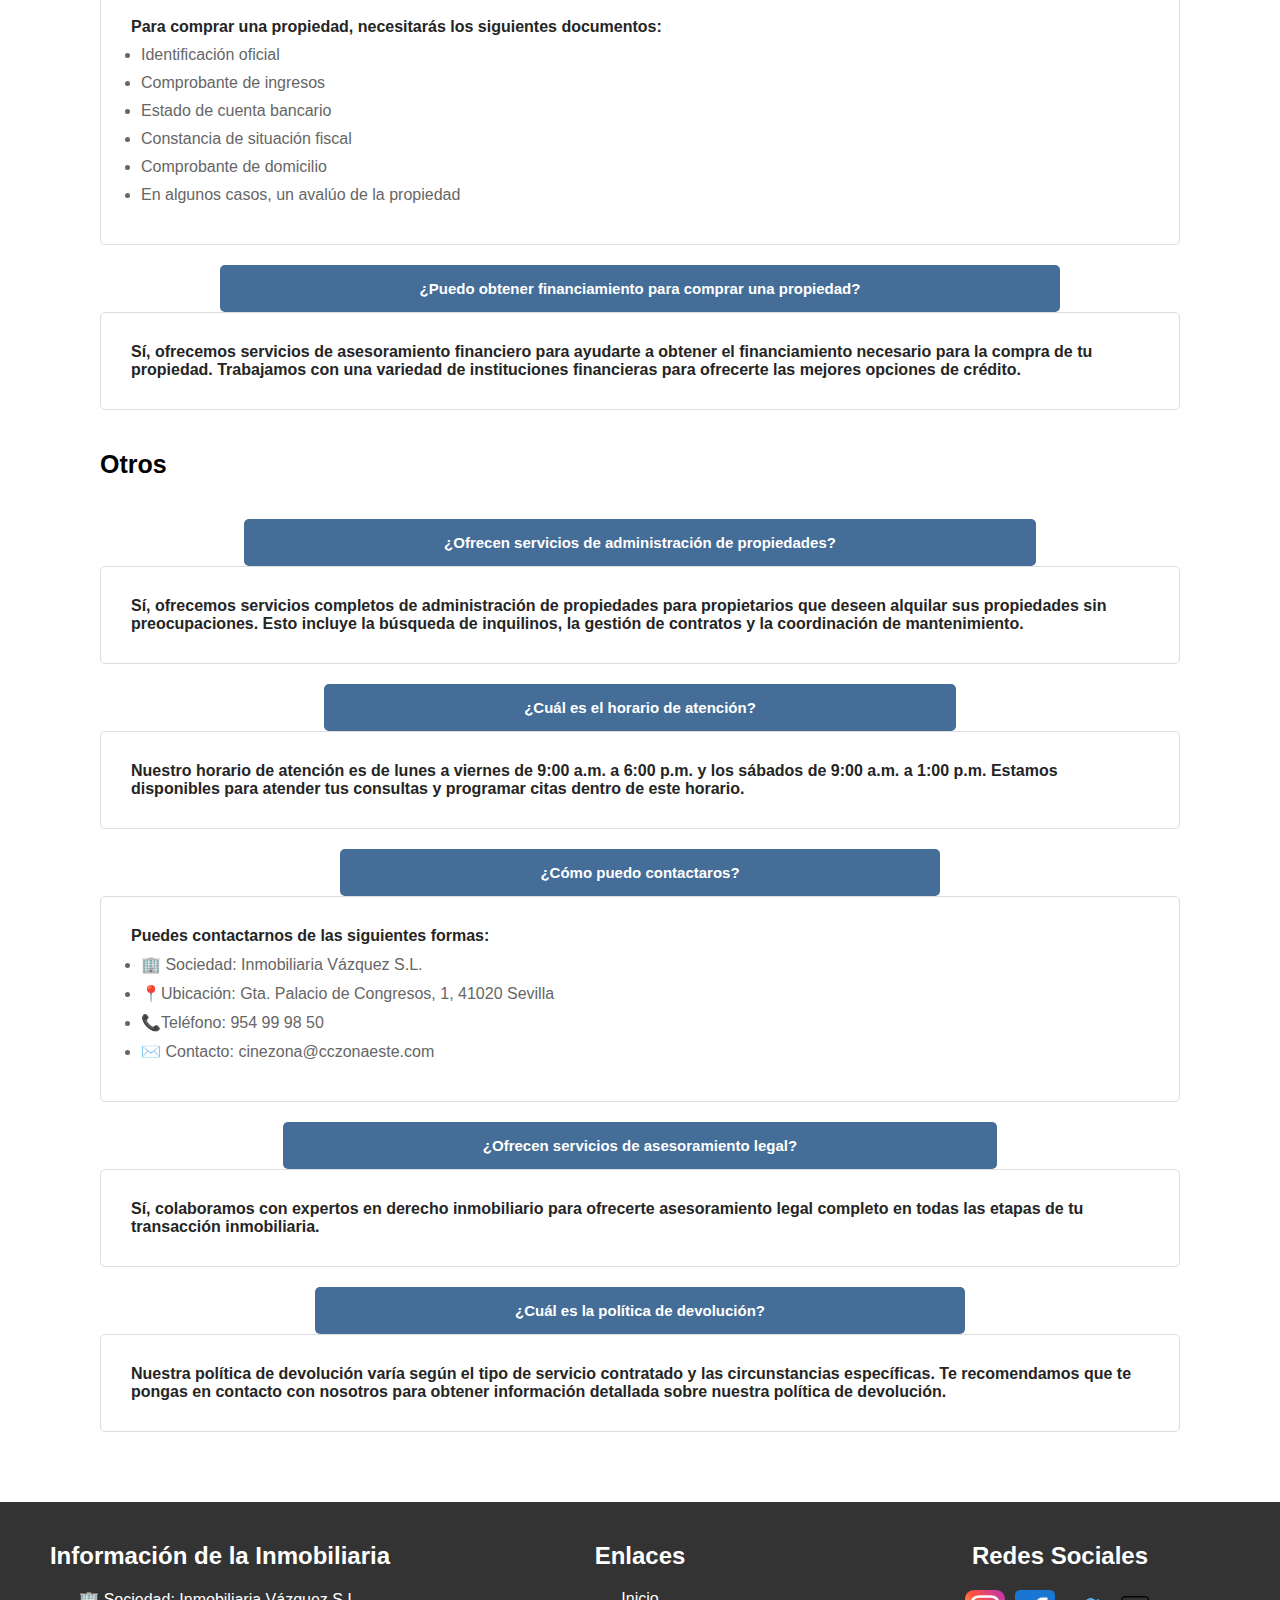
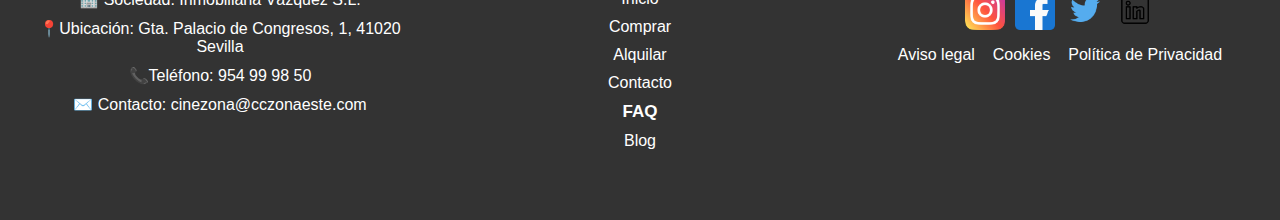
<file: Proyecto Tercer Trimestre/faq.html>
<!DOCTYPE html>
<html lang="es">

<head>
    <meta charset="UTF-8">
    <meta name="viewport" content="width=device-width, initial-scale=1.0">
    <title>FAQ - Inmobiliaria XYZ</title>
    <link rel="stylesheet" href="style.css">
</head>

<body class="body">
    <header>
        <nav>
            <div class="logo" id="logo">
                <a href="index.html"><img src="Imagenes/edificios.png" alt="Logo"></a>
            </div>
            <ul>
                <li><a href="index.html">Inicio</a></li>
                <li><a href="comprar1.html">Comprar</a></li>
                <li><a href="alquilar1.html">Alquilar</a></li>
                <li><a href="contacto.html">Contacto</a></li>
                <li><a href="blog.html">Blog</a></li>
                <li><a href="faq.html" class="index">FAQ</a></li>
            </ul>
        </nav>
        <div class="desenfoque"></div>
    </header>

    <main class="contenidoCentral">
        <section>
            <h2 class="faqTituloSection">General</h2>
            <div class="faqContenido">
                <button class="faqContenidoPregunta">¿Qué servicios ofrece la Inmobiliaria Vázquez?</button>
                <div class="faqContenidoRespuesta">
                    <p>La Inmobiliaria XYZ ofrece una amplia gama de servicios, incluyendo:</p>
                    <ul>
                        <li>Venta de propiedades residenciales y comerciales</li>
                        <li>Alquiler de propiedades</li>
                        <li>Gestión de propiedades</li>
                        <li>Asesoramiento financiero para compradores</li>
                        <li>Tasaciones de propiedades</li>
                    </ul>
                </div>
            </div>

            <div class="faqContenido">
                <button class="faqContenidoPregunta">¿Cómo puedo poner mi propiedad en venta?</button>
                <div class="faqContenidoRespuesta">
                    <p>Para poner su propiedad en venta con nosotros, simplemente siga estos pasos:</p>
                    <ul>
                        <li>Contáctenos para programar una cita</li>
                        <li>Nuestro agente evaluará su propiedad</li>
                        <li>Acordaremos un precio y condiciones</li>
                        <li>Se firmará un contrato de listado</li>
                        <li>Comenzaremos la promoción de su propiedad</li>
                    </ul>
                </div>
            </div>

            <div class="faqContenido">
                <button class="faqContenidoPregunta">¿Qué tipos de propiedades manejan?</button>
                <div class="faqContenidoRespuesta" id="q3">
                    <p>Manejamos una amplia variedad de propiedades, incluyendo:</p>
                    <ul>
                        <li>Residencial: casas, departamentos, terrenos</li>
                        <li>Comercial: locales comerciales, oficinas, edificios</li>
                        <li>Industrial: naves industriales, terrenos para desarrollo</li>
                        <li>Vacacional: casas y departamentos en zonas turísticas</li>
                    </ul>
                </div>
            </div>
        </section>

        <section>
            <h2 class="faqTituloSection">Compra y Venta</h2>
            <div class="faqContenido">
                <button class="faqContenidoPregunta">¿Cuál es el proceso para comprar una propiedad?</button>
                <div class="faqContenidoRespuesta" id="q4">
                    <p>El proceso de compra de una propiedad con nosotros incluye los siguientes pasos:</p>
                    <ul>
                        <li>Consulta con nuestro agente para definir tus necesidades</li>
                        <li>Exploración de propiedades disponibles</li>
                        <li>Realización de visitas a las propiedades seleccionadas</li>
                        <li>Negociación del precio y condiciones</li>
                        <li>Firma del contrato de compra</li>
                        <li>Cierre de la operación</li>
                    </ul>
                </div>
            </div>

            <div class="faqContenido">
                <button class="faqContenidoPregunta">¿Qué documentos necesito para comprar una propiedad?</button>
                <div class="faqContenidoRespuesta" id="q5">
                    <p>Para comprar una propiedad, necesitarás los siguientes documentos:</p>
                    <ul>
                        <li>Identificación oficial</li>
                        <li>Comprobante de ingresos</li>
                        <li>Estado de cuenta bancario</li>
                        <li>Constancia de situación fiscal</li>
                        <li>Comprobante de domicilio</li>
                        <li>En algunos casos, un avalúo de la propiedad</li>
                    </ul>
                </div>
            </div>

            <div class="faqContenido">
                <button class="faqContenidoPregunta">¿Puedo obtener financiamiento para comprar una propiedad?</button>
                <div class="faqContenidoRespuesta" id="q6">
                    <p>Sí, ofrecemos servicios de asesoramiento financiero para ayudarte a obtener el financiamiento
                        necesario para la compra de tu propiedad. Trabajamos con una variedad de instituciones
                        financieras para ofrecerte las mejores opciones de crédito.</p>
                </div>
            </div>
        </section>

        <section>
            <h2 class="faqTituloSection">Otros</h2>
            <div class="faqContenido">
                <button href="#" class="faqContenidoPregunta">¿Ofrecen servicios de administración de propiedades?</button>
                <div class="faqContenidoRespuesta" id="q7">
                    <p>Sí, ofrecemos servicios completos de administración de propiedades para propietarios que deseen
                        alquilar sus propiedades sin preocupaciones. Esto incluye la búsqueda de inquilinos, la gestión
                        de contratos y la coordinación de mantenimiento.</p>
                </div>
            </div>

            <div class="faqContenido">
                <button class="faqContenidoPregunta">¿Cuál es el horario de atención?</button>
                <div class="faqContenidoRespuesta" id="q8">
                    <p>Nuestro horario de atención es de lunes a viernes de 9:00 a.m. a 6:00 p.m. y los sábados de 9:00
                        a.m. a 1:00 p.m. Estamos disponibles para atender tus consultas y programar citas dentro de este
                        horario.</p>
                </div>
            </div>

            <div class="faqContenido">
                <button class="faqContenidoPregunta">¿Cómo puedo contactaros?</button>
                <div class="faqContenidoRespuesta" id="q9">
                    <p>Puedes contactarnos de las siguientes formas:</p>
                    <ul>
                        <li>🏢 Sociedad: Inmobiliaria Vázquez S.L.</li>
                        <li>📍Ubicación: Gta. Palacio de Congresos, 1, 41020 Sevilla</li>
                        <li>📞Teléfono: 954 99 98 50</li>
                        <li>✉️ Contacto: cinezona@cczonaeste.com</li>
                    </ul>
                </div>
            </div>

            <div class="faqContenido">
                <button class="faqContenidoPregunta">¿Ofrecen servicios de asesoramiento legal?</button>
                <div class="faqContenidoRespuesta" id="q10">
                    <p>Sí, colaboramos con expertos en derecho inmobiliario para ofrecerte asesoramiento legal completo
                        en todas las etapas de tu transacción inmobiliaria.</p>
                </div>
            </div>

            <div class="faqContenido">
                <button class="faqContenidoPregunta">¿Cuál es la política de devolución?</button>
                <div class="faqContenidoRespuesta" id="q11">
                    <p>Nuestra política de devolución varía según el tipo de servicio contratado y las circunstancias
                        específicas. Te recomendamos que te pongas en contacto con nosotros para obtener información
                        detallada sobre nuestra política de devolución.</p>
                </div>
            </div>
        </section>
    </main>

    <footer class="footer">
        <div class="footerSeccion">
            <h3>Información de la Inmobiliaria</h3>
            <p>🏢 Sociedad: Inmobiliaria Vázquez S.L.</p>
            <p>📍Ubicación: Gta. Palacio de Congresos, 1, 41020 Sevilla</p>
            <p>📞Teléfono: 954 99 98 50</p>
            <p>✉️ Contacto: cinezona@cczonaeste.com</p>
        </div>

        <div class="footerSeccion">
            <h3>Enlaces</h3>
            <ul>
                <li><a href="index.html">Inicio</a></li>
                <li><a href="comprar1.html">Comprar</a></li>
                <li><a href="alquilar1.html">Alquilar</a></li>
                <li><a href="contacto.html">Contacto</a></li>
                <li><a href="faq.html" class="index">FAQ</a></li>
                <li><a href="blog.html">Blog</a></li>
            </ul>
        </div>

        <div class="footerSeccion">
            <h3>Redes Sociales</h3>
            <ul class="footerIconos">
                <li><a href="notfound.html"><img src="Imagenes/Instagram.png" alt="Instagram"></a></li>
                <li><a href="notfound.html"><img src="Imagenes/Facebook.png" alt="Facebook"></a></li>
                <li><a href="notfound.html"><img src="Imagenes/X.png" alt="Twitter"></a></li>
                <li><a href="notfound.html"><img src="Imagenes/social.png" alt="LinkedIn"></a></li>
            </ul>
            <a href="contacto.html#avisolegal">Aviso legal &nbsp;&nbsp;</a>
            <a href="contacto.html#cookies">Cookies &nbsp;&nbsp;</a>
            <a href="contacto.html#política">Política de Privacidad</a>
        </div>
    </footer>
</body>

</html>
</file>
<file: Proyecto Tercer Trimestre/style.css>
/*--------------------------------------------*/
/* All general, body general, header general, footer general e Index */

* {
    margin: 0;
    padding: 0;
}

body {
    font-family: 'Trebuchet MS', 'Lucida Sans Unicode', 'Lucida Grande', 'Lucida Sans', Arial, sans-serif
}

.index {
    font-weight: bold;
    font-size: 17px;
}

header {
    width: 100%;
    box-shadow: 0 2px 4px rgba(0, 0, 0, 0.1);
}

nav {
    display: flex;
    justify-content: space-between;
    padding: 20px 40px;
}

.logo img {
    height: 50px;
}

nav ul {
    list-style-type: none;
    display: flex;
}

nav ul li a {
    display: flex;
    padding: 15px 20px;
    margin: 0 10px;
    border-radius: 10px;
    text-decoration: none;
    color: black;
    transition: 0.5s;
}

nav ul li a:hover {
    transform: scale(1.2);
    background-color: orange;
}

.desenfoque {
    background-color: rgb(214, 193, 193);
    height: 10px;
    width: 100%;
    filter: blur(10px);
}

.imagenPrincipal {
    background-image: url('Imagenes/Manos.jpg');
    background-size: cover;
    background-position: center;
    background-attachment: fixed;
    height: 100vh;
    display: flex;
    justify-content: center;
    align-items: center;
    text-align: center;
    color: #fff;
    font-size: 24px;
}

.contenidoImagenPrincipal h1 {
    font-size: 3em;
    margin-bottom: 10px;
}

.contenidoImagenPrincipal h2 {
    font-size: 1.5em;
    margin-bottom: 40px;
}

.contenidoImagenPrincipal h1,
.contenidoImagenPrincipal h2 {
    text-shadow: 2px 2px 4px rgba(0, 0, 0, 0.5);
}

.titulo {
    margin-top: 50px;
    margin-left: 180px;
    display: flex;
}

.conocenos {
    padding: 50px 180px;
    display: flex;
}

.info p {
    margin-bottom: 20px;
}

.info {
    width: 200%;
}

.imagenEmpresa img {
    width: 80%;
    border-radius: 10px;
    margin-left: 150px;
    border-radius: 10px;
    box-shadow: 0px 0px 10px rgba(0, 0, 0, 0.1);
}

.separator {
    background-color: #ccc;
    height: 30px;
    border-radius: 20px;
    width: 90%;
    margin: 0 auto;
}

.miniSeparator {
    background-color: #777777;
    height: 10px;
    border-radius: 20px;
    width: 80%;
    margin: 0 auto;
}

.comprarAlquilar {
    display: flex;
    justify-content: center;
    margin-bottom: 50px;
    text-align: center;
}

.alquilar img {
    filter: grayscale(100%);
}


.comprar img,
.alquilar img {
    width: 200px;
    padding-top: 40px;
    padding-left: 100px;
    padding-right: 100px;
}

.comprar .alquilar {
    text-decoration: none;
    list-style: none;
}

.comprar button,
.alquilar button {
    background-color: #333;
    color: #fff;
    width: 50%;
    padding: 10px;
    margin-top: 20px;
    border-radius: 8px;
    cursor: pointer;
    transition: background-color 0.3s;
}

.comprar button:hover,
.alquilar button:hover {
    background-color: #000;
}

.nuestraEmpresa {
    display: flex;
    justify-content: space-between;
    padding: 20px 0;
}

.imagenEmpleados img {
    width: 70%;
    border-radius: 10px;
    margin-top: 30px;
    margin-left: 150px;
    border-radius: 10px;
    box-shadow: 0px 0px 10px rgba(0, 0, 0, 0.1);
}

.nuestraEmpresaTexto p {
    margin-bottom: 20px;
    margin-right: 150px;
}

.nuestraEmpresaTexto {
    width: 51%;
}

.newsletter {
    padding: 50px;
    text-align: center;
}

.newsletter h2 {
    margin-bottom: 20px;
}

.newsletterInput,
.newsletterButton {
    padding: 10px;
    font-size: 16px;
    border: 1px solid #ccc;
}

.newsletterInput {
    width: 270px;
    border-radius: 5px 5px 5px 5px;
}

.newsletterButton {
    background-color: #333;
    color: #fff;
    border-radius: 5px 5px 5px 5px;
    cursor: pointer;
    transition: background-color 0.3s;
}

.newsletterButton:hover {
    background-color: #000;
}

.footer {
    background-color: #333;
    color: #fff;
    padding: 40px 20px;
    display: flex;
    flex-wrap: wrap;
    justify-content: space-around;
    gap: 20px;
}

.footerSeccion {
    flex: 1 1 200px;
    margin-bottom: 20px;
    text-align: center;
}

.footerSeccion h3 {
    margin-bottom: 20px;
    font-size: 1.5em;
}

.footerSeccion p {
    margin-bottom: 10px;
}

.footerSeccion ul {
    list-style: none;
    padding: 0;
    margin: 0;
}

.footerSeccion ul li {
    margin-bottom: 10px;
}

.footerSeccion ul li a,
.footerSeccion a {
    text-decoration: none;
    color: #fff;
    transition: color 0.3s, transform 0.3s;
}

.footerSeccion ul li a:hover,
.footerSeccion a:hover {
    color: #ffcc00;
    transform: scale(1.05);
}

.footerIconos {
    list-style: none;
    padding: 0;
    display: flex;
    justify-content: center;
    gap: 10px;
}

.footerIconos li {
    margin: 0;
}

.footerIconos a {
    color: #fff;
    font-size: 24px;
    text-decoration: none;
    transition: transform 0.3s;
}

.footerIconos img {
    max-width: 40px;
    max-height: 40px;
    transition: transform 0.3s, opacity 0.3s;
}

.footerIconos a:hover img {
    transform: scale(1.1);
    opacity: 0.8;
}

.footerSeccion form {
    display: flex;
    flex-direction: column;
    align-items: center;
}

.footerSeccion form input[type="email"] {
    padding: 10px;
    border: none;
    border-radius: 5px;
    margin-bottom: 10px;
    width: 80%;
    max-width: 300px;
    transition: transform 0.3s, box-shadow 0.3s;
}

.footerSeccion form input[type="email"]:focus {
    transform: scale(1.05);
    box-shadow: 0 0 5px #ffcc00;
}

.footerSeccion form button {
    padding: 10px 20px;
    border: none;
    border-radius: 5px;
    background-color: #ffcc00;
    color: #333;
    cursor: pointer;
    transition: background-color 0.3s, transform 0.3s;
}

.footerSeccion form button:hover {
    background-color: #ffaa00;
    transform: scale(1.05);
}

/*--------------------------------------------*/
/* Comprar y alquilar */

.tarjeta {
    width: 365px;
    height: 630px;
    box-shadow: 2px 2px 4px #666666;
    margin: 30px;
}

.imagentarjeta {
    width: 366px;
    height: 274px;
    overflow: hidden;
    display: flex;
    justify-content: center;
}

.tituloTarjeta {
    margin-bottom: 30px;
}

.datos {
    padding: 5px;
}

.datos p:first-child {
    font-size: 20px;
    text-align: center;
    color: #666666;
    font-family: Georgia, 'Times New Roman', Times, serif;
}

.datos p {
    font-size: 16px;
    text-align: left;
    color: #666666;
}

.iconos {
    width: 100%;
    height: 50px;
    margin-top: 20px;
    display: flex;
    justify-content: space-between;
}

.iconos img {
    width: 40px;
    height: 40px;
}

.rayaTarjeta {
    bottom: 0;
    border: 1px solid #504e4e;
    margin: 20px 0;
    opacity: 0.2;
}

.iconos p {
    font-size: 20px;
    margin-right: 15px;
    margin-top: 10px;
}

.boton {
    background-color: #504e4e;
    color: white;
    padding: 5px 10px;
    border-radius: 10px;
    text-decoration: none;
    border-bottom: 4px solid #000000;
    align-self: center;
    margin: 20px 0;
}

.boton:hover {
    background-color: #efa53d;
    border-bottom: 4px solid #6c4701;
}

.btn {
    text-align: center;
    margin: 20px 0;
}

.alineador {
    display: flex;
    justify-content: center;
}

.pagina {
    margin: 40px;
    justify-content: center;
    text-align: center;
}

.anterior {
    float: left;
    margin-left: 130px;
}

.siguiente {
    float: right;
    margin-right: 130px;
}

.anterior,
.siguiente {
    padding: 10px 20px;
    text-decoration: none;
    color: #fff;
    background-color: #333;
    border-radius: 5px;
    transition: background-color 0.3s, border-color 0.3s, color 0.3s;
}

.anterior:hover,
.siguiente:hover {
    background-color: #555;
    border-color: #555;
}

ul.paginacion {
    display: inline-block;
    padding: 0;
    margin: 0;
}

ul.paginacion li {
    display: inline;
}

ul.paginacion li a {
    color: black;
    padding: 10px 15px;
    text-decoration: none;
}

ul.paginacion li a.active {
    background-color: #ffbf57;
    color: black;
    transition: 0.5s;
}

ul.paginacion li a.active:hover {
    background-color: #955500;
    color: white;
}

/*--------------------------------------------*/
/*  Not found */

.contenedor {
    display: flex;
    justify-content: center;
    align-items: center;
    height: 100vh;
}

.mensaje-error {
    text-align: center;
}

.codigo-error {
    font-size: 5em;
    margin-bottom: 10px;
}

.descripcion-error {
    font-size: 1.5em;
    margin-bottom: 20px;
}

.enlace-error {
    display: inline-block;
    padding: 10px 20px;
    background-color: #007bff;
    color: #fff;
    text-decoration: none;
    border-radius: 5px;
    transition: background-color 0.3s ease;
    margin-bottom: 20px;
}

.enlace-error:hover {
    background-color: #0056b3;
}

.informacion-adicional {
    margin-top: 20px;
}

.sugerencia-error {
    font-size: 1.2em;
    margin-bottom: 10px;
}

.lista-sugerencias-error {
    list-style-type: none;
    color: #666666;
    padding: 0;
    margin: 0;
}

.item-sugerencia-error {
    margin-bottom: 5px;
}

/*--------------------------------------------*/
/*  Contacto */

.localizacion {
    padding: 50px 250px;
    display: flex;
    justify-content: space-between;
    align-items: center;
}

.cuadroUbicacion {
    box-shadow: 0 0 10px rgba(0, 0, 0, 0.1);
    border-radius: 10px;
}

.localizacion h2 {
    margin-bottom: 80px;
}

.localizaciones p {
    margin-bottom: 10px;
    color: #646464;
}

.contacto {
    margin: 20px auto;
    width: 50%;
    padding: 20px;
    background-color: #f2f2f2;
    border-radius: 10px;
}

.contacto h2 {
    margin-bottom: 20px;
    text-align: center;
}

.campo {
    margin-bottom: 15px;
}

label {
    display: flex;
    margin-bottom: 10px;
}

input[type="texto"],
input[type="telefono"],
input[type="correo"],
input[type="checkbox"] {
    width: 98%;
    padding: 5px;
    border: 1px solid #ccc;
    border-radius: 5px;
}

#condiciones {
    width: 400px;
    position: absolute;
}

button:hover {
    background-color: #0056b3;
}

#continuar {
    display: none;
    margin-top: 10px;
    width: 100%;
    padding: 10px 0;
    border: none;
    border-radius: 5px;
    background-color: #007bff;
    color: #fff;
    cursor: pointer;
    transition: background-color 0.3s ease;
}

#continuar a {
    text-decoration: none;
    color: white;
}

.infoLegal {
    padding: 50px 200px;
    display: flex;
    justify-content: space-between;
    align-items: center;
}

.informacionLegal h4 {
    margin-bottom: 10px;
    color: #504e4e;
}

.informacionLegal p {
    margin-bottom: 30px;
    color: #8c8c8c;
}

.informacionLegal ul li {
    margin-bottom: 10px;
    color: #737373;
}

.informacionLegal ul li:last-child {
    margin-bottom: 30px;
}

/*--------------------------------------------*/
/*  Detalle */

.imagenDetalleCasa1 {
    width: 400px;
    height: 300px;
    overflow: hidden;
    display: flex;
    justify-content: center;
    border-radius: 10px;
}

.divDetalle1 {
    padding: 50px 100px;
    display: flex;
    justify-content: space-between;
    align-items: center;
}

.iconoDetalle {
    height: 80px;
    display: flex;
    justify-content: center;
    color: #646464;
}

.listaDetalle ul li {
    margin-bottom: 10px;
    color: #646464;
}

.divDetalle2 {
    padding: 50px 250px;
}

.divDetalle2 p,
.divDetalle2 h2,
.divDetalle2 li {
    margin-bottom: 20px;
}

.divDetalle2 p,
.divDetalle2 li {
    color: #646464;
}

.divDetalle3 {
    padding: 30px 220px;
    display: flex;
    align-items: center;
    justify-content: center;

}

.imagenDetalleCasa2 {
    width: 500px;
    height: 400px;
    overflow: hidden;
    display: flex;
    justify-content: center;
    border-radius: 10px;
    margin: 0px 20px;
}

.localizacionDetalle {
    padding: 50px;
    display: flex;
    justify-content: center;
}

/*--------------------------------------------*/
/* FAQ */

.contenidoCentral {
    padding: 50px 100px;
}

.contenidoCentral .faqContenido {
    text-align: center;
}

.faqTituloSection {
    font-size: 25px;
    margin-top: 40px;
    margin-bottom: 40px;
}

.faqContenido {
    margin-bottom: 20px;
}

.faqContenidoPregunta {
    font-size: 15px;
    font-weight: bold;
    padding: 15px 200px;
    background-color: #446d98;
    color: white;
    border: none;
    border-radius: 5px;
}

.faqContenidoPregunta:hover {
    background-color: #446d98;
}

.faqContenidoRespuesta {
    padding: 30px 30px;
    background-color: #fff;
    border: 1px solid #ddd;
    border-radius: 5px;
    text-align: left;
}

.faqContenidoRespuesta p {
    color: #252525;
    font-weight: bold;
}

.faqContenidoRespuesta ul li {
    margin: 10px;
    color: #666;
}

/*--------------------------------------------*/
/* Blog */

.blogMain {
    padding: 50px 90px
}

.blogInicioPost {
    margin-top: 30px;
    color: #666;
    margin-bottom: 1rem;
}

.blogContenido p {
    margin-bottom: 10px;
    font-weight: bold;
    color: #252525;
}

.blogContenido ul li {
    margin-bottom: 20px;
    color: #737373;
    margin-left: 100px;
    margin-top: 20px;
}

.blogContenido p:last-child {
    margin-bottom: 50px;
}
</file>
